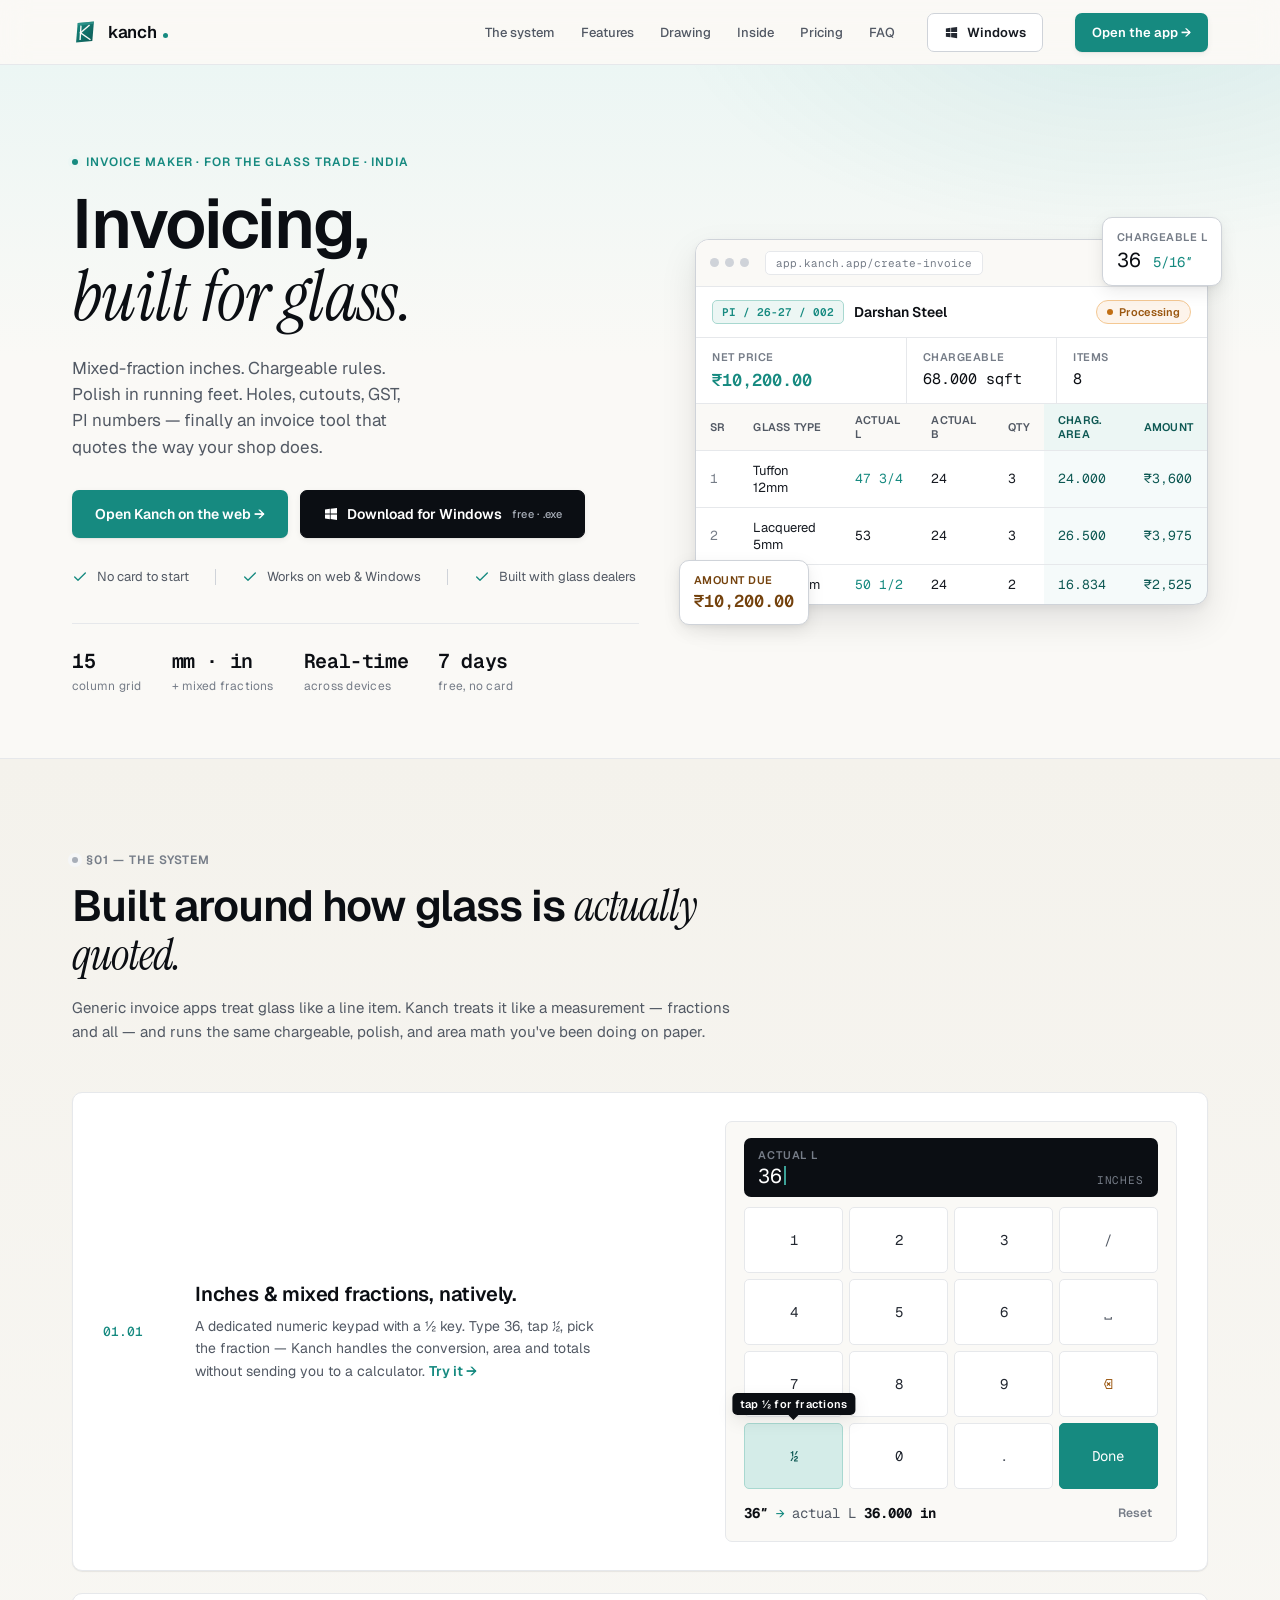
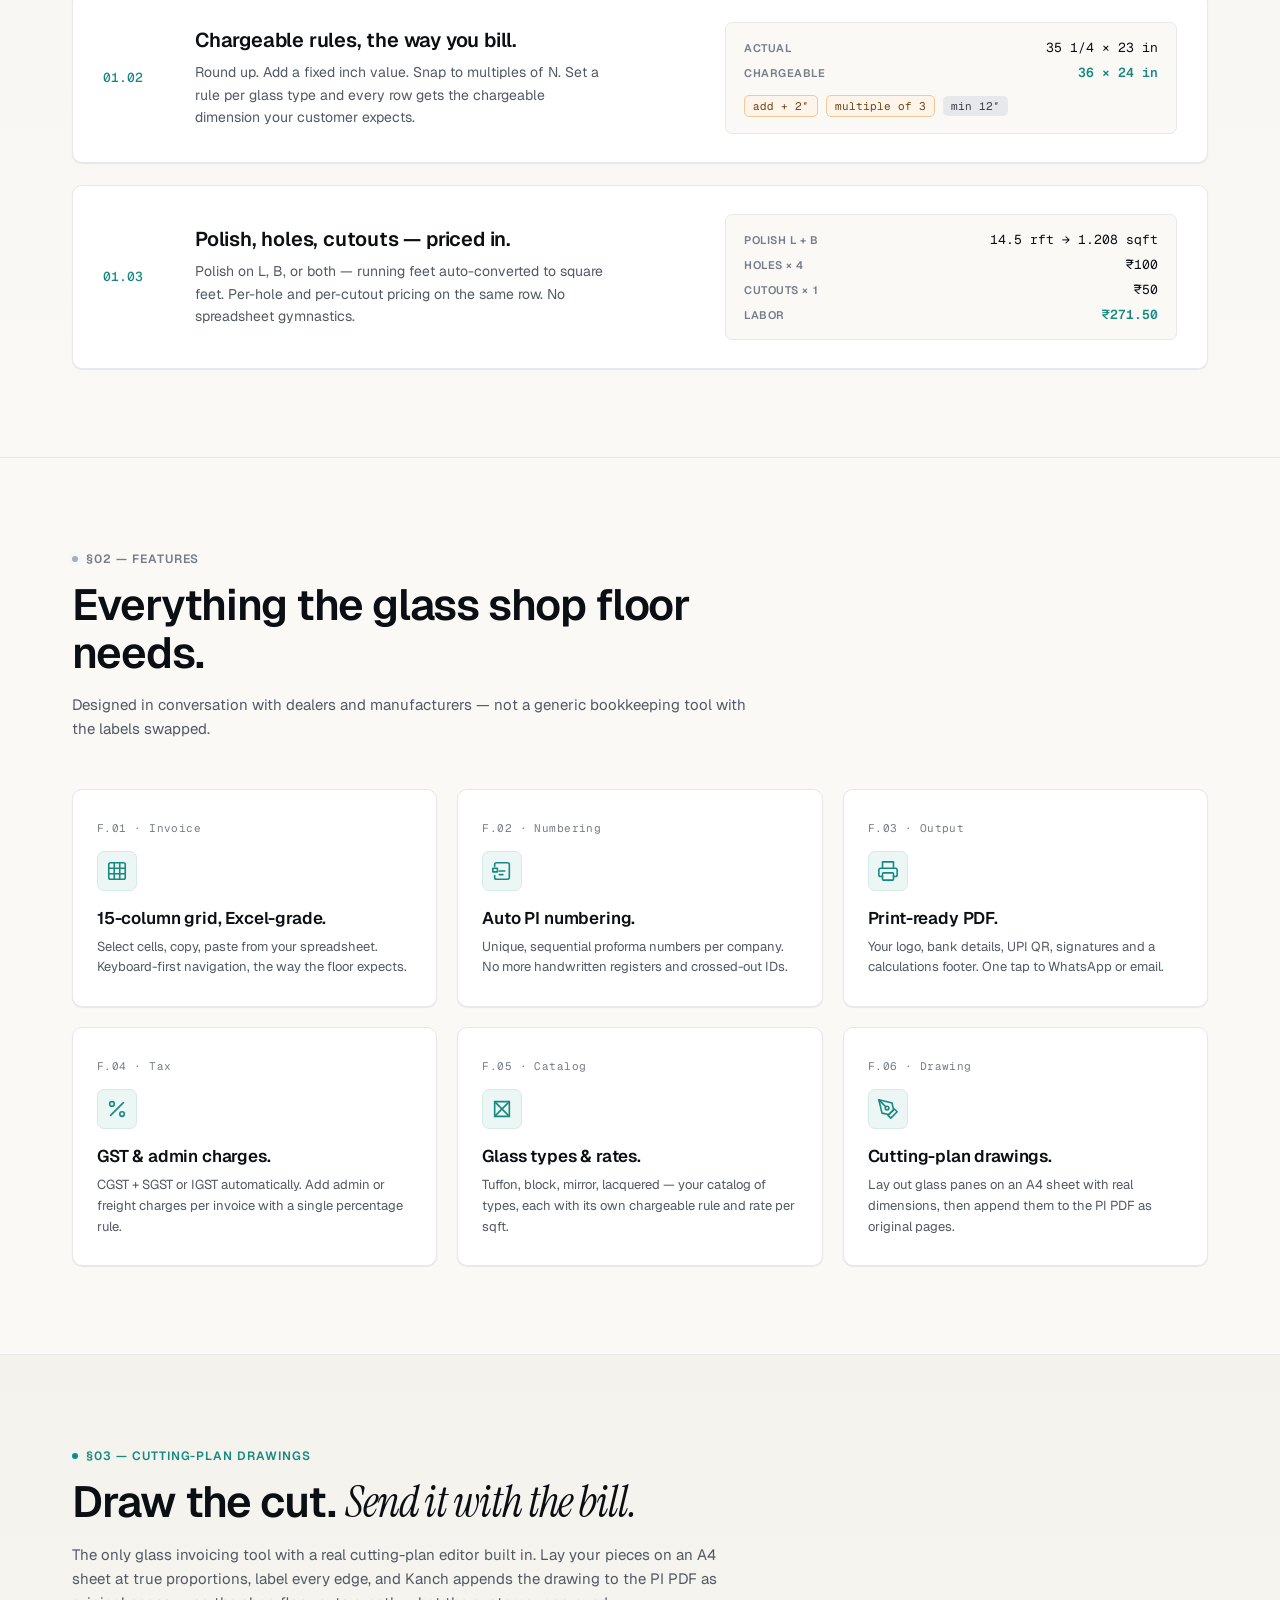
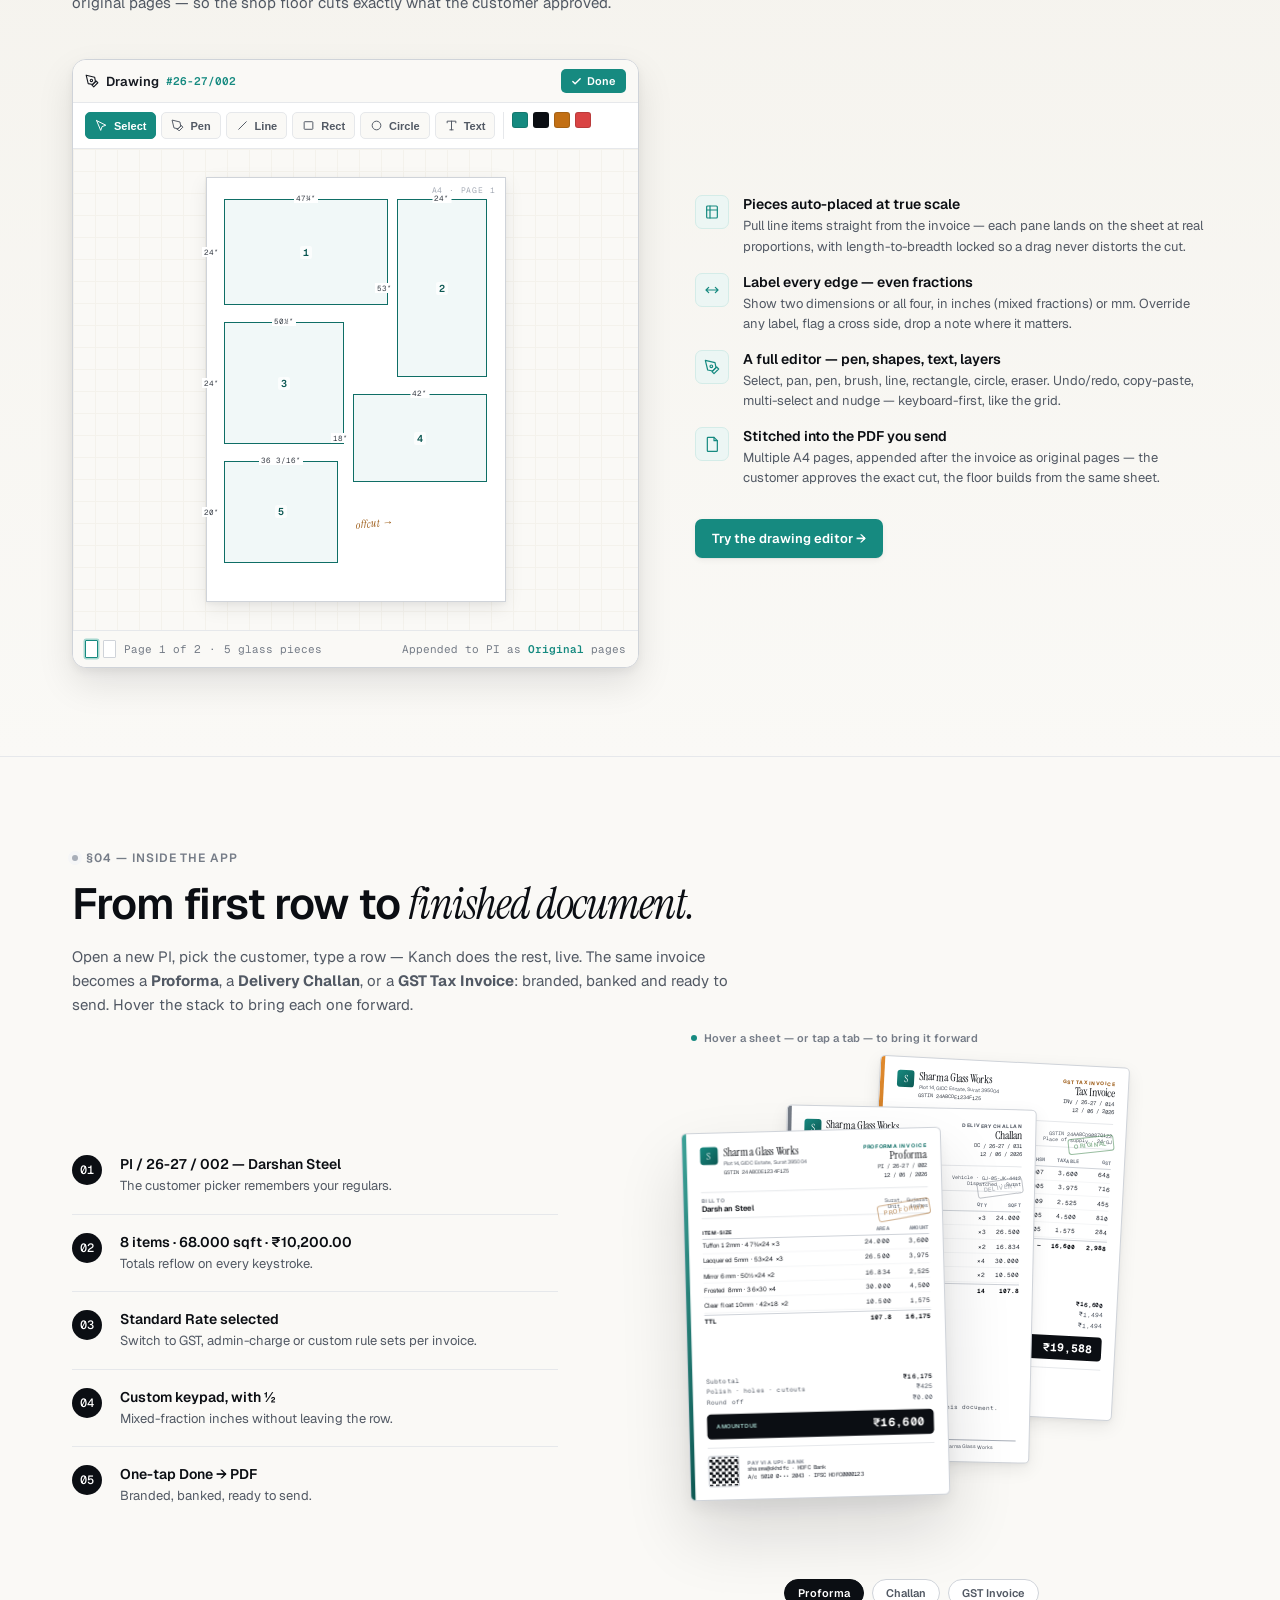
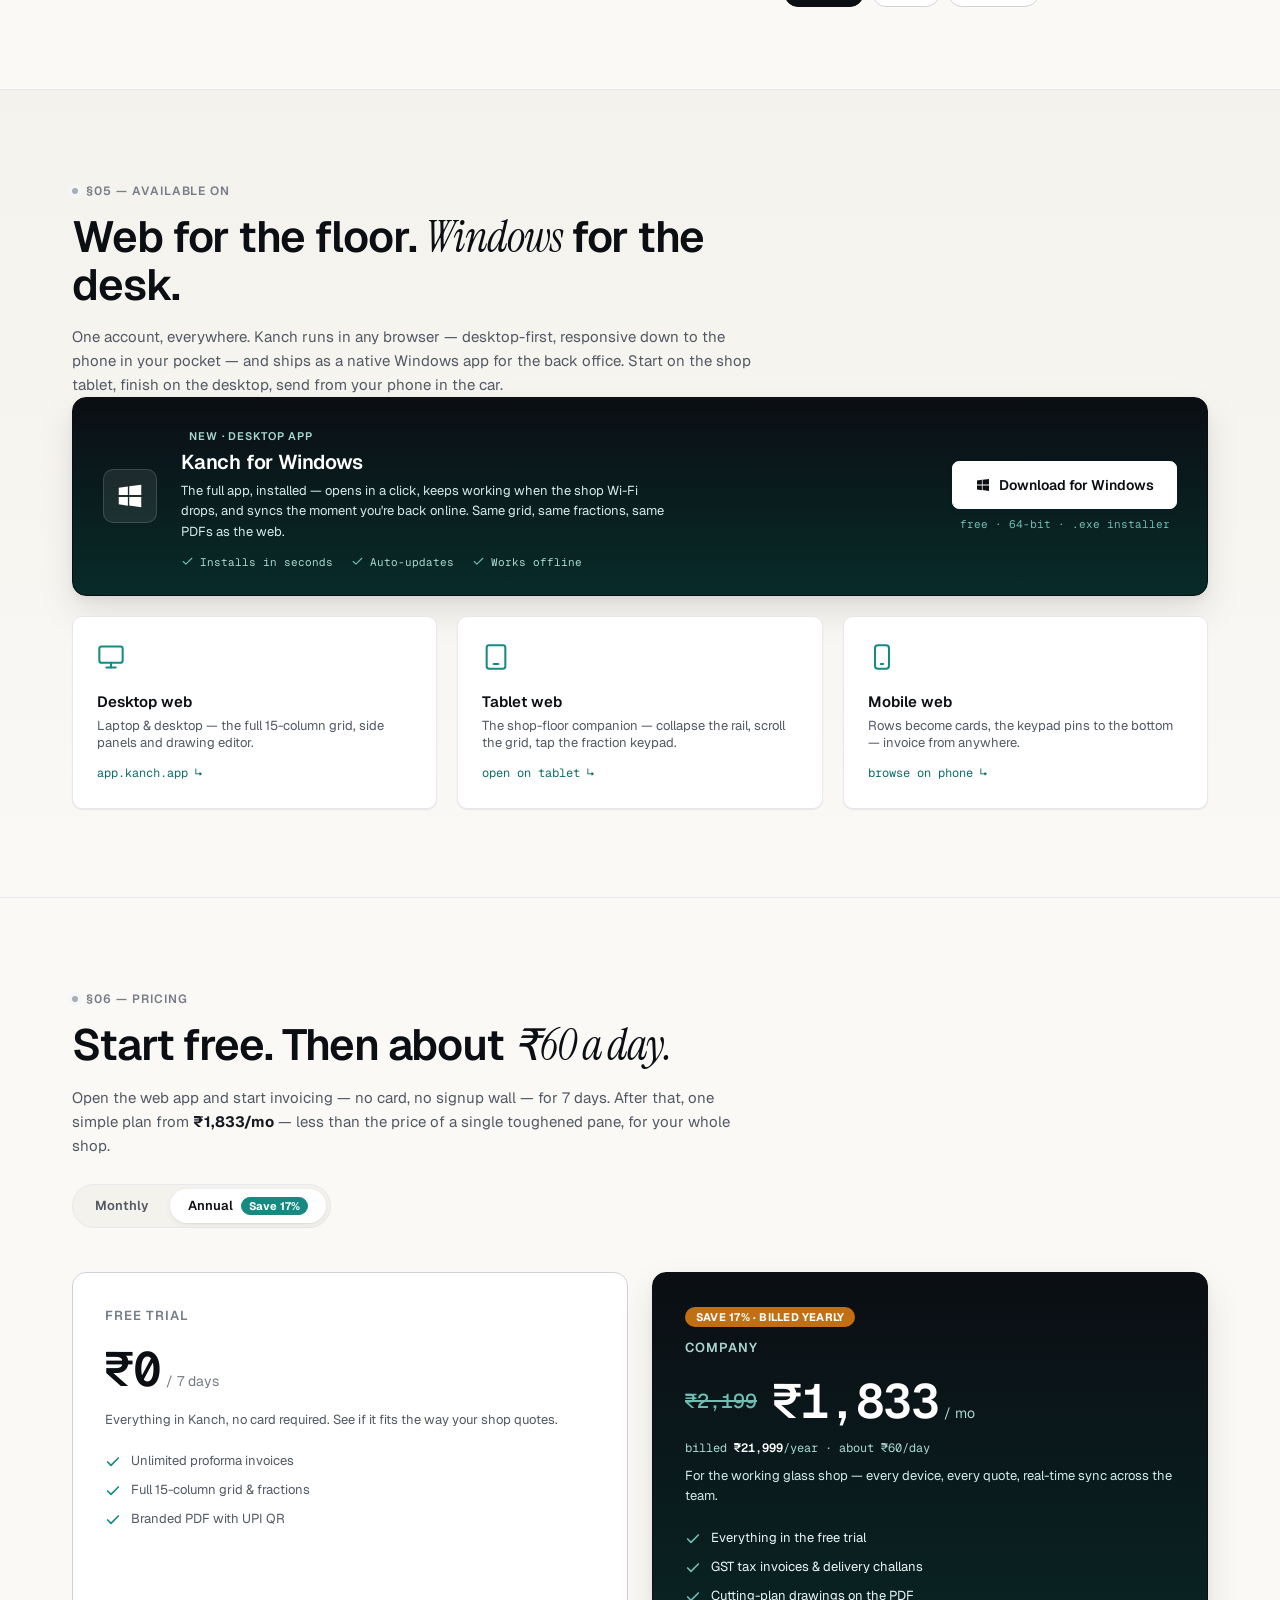
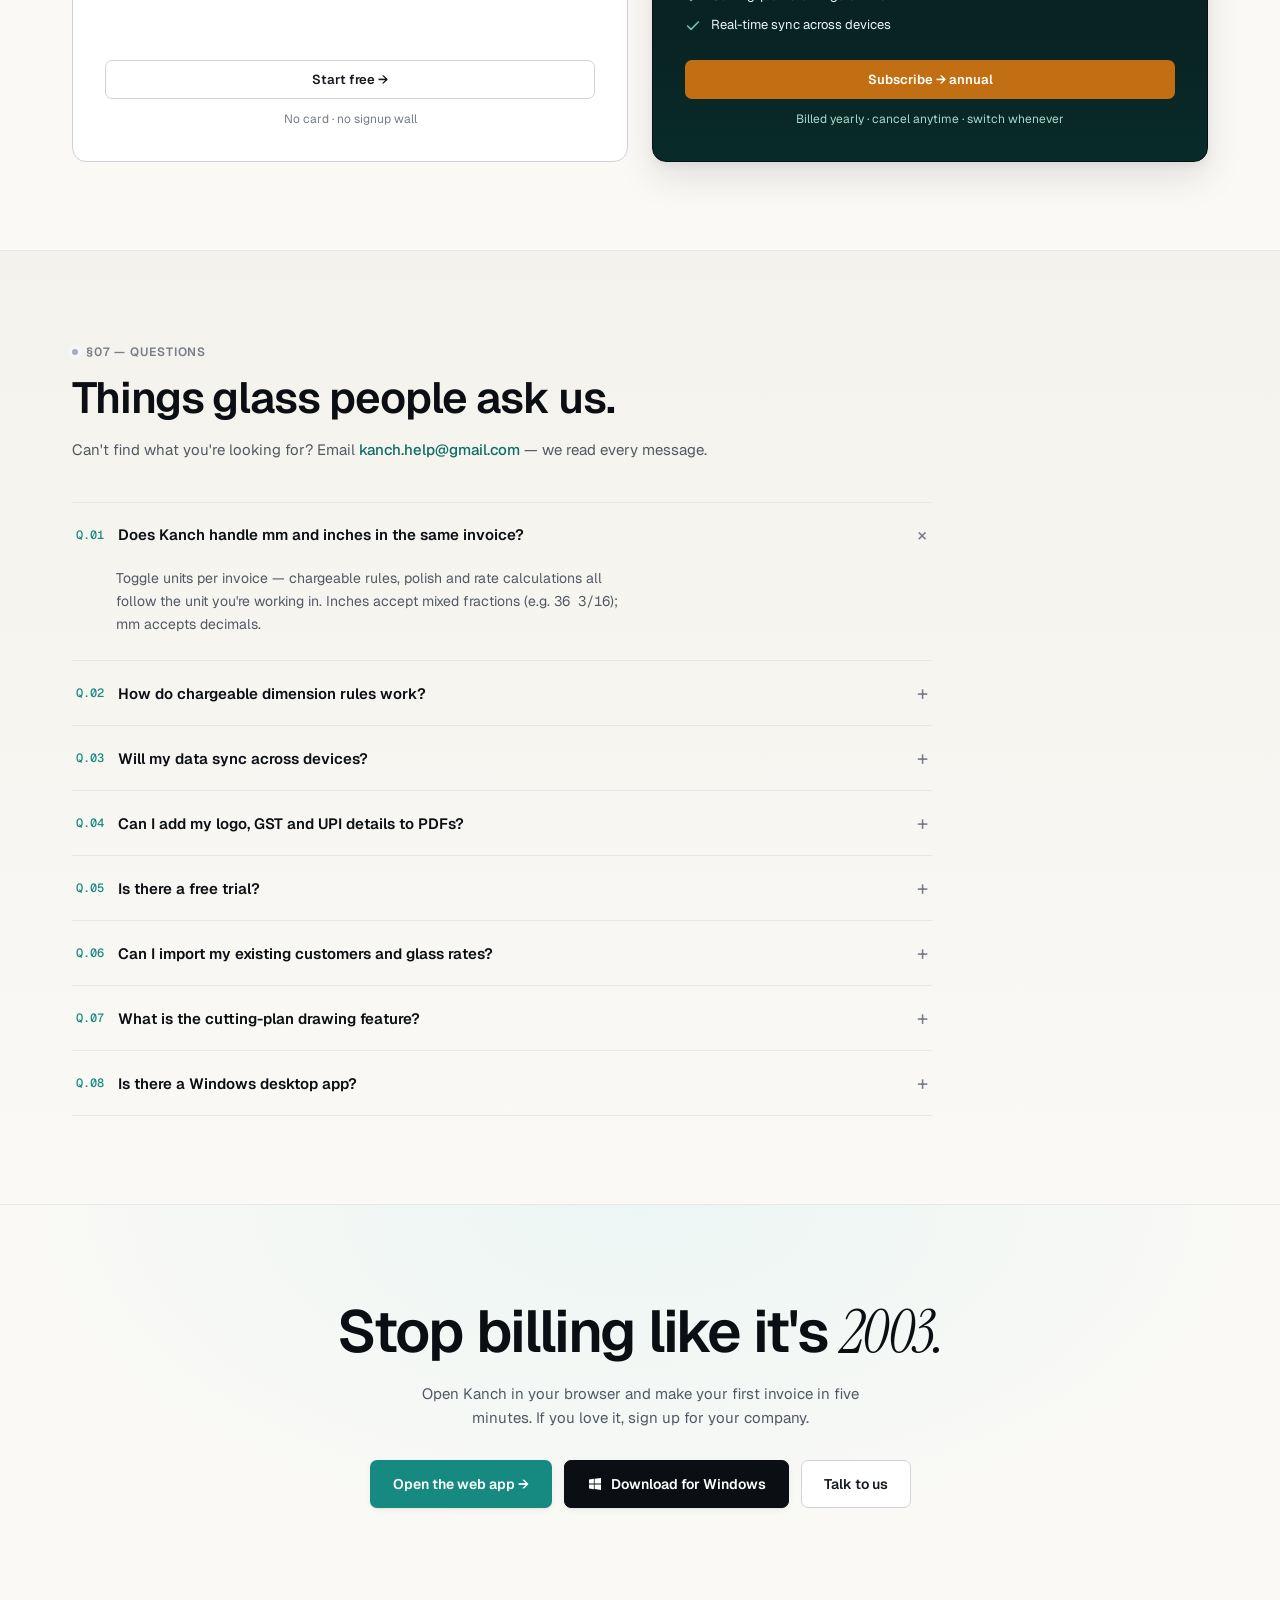
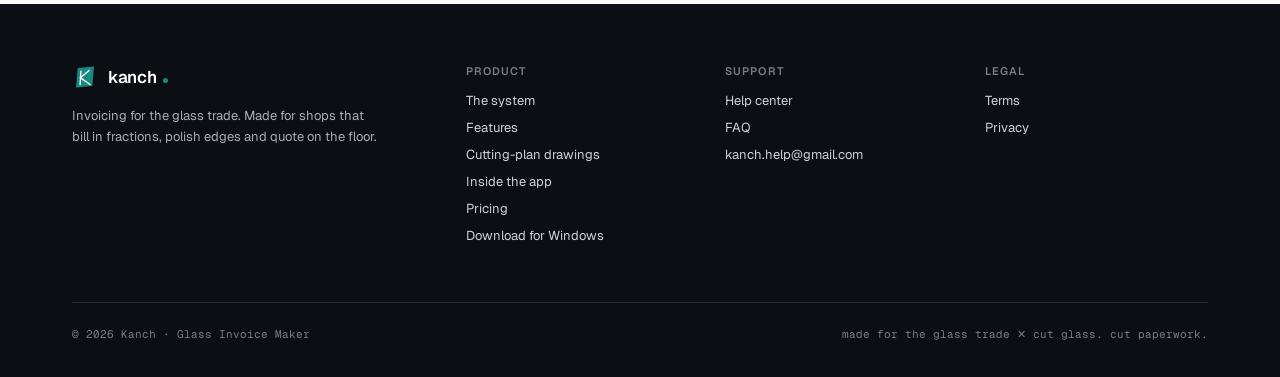
<file: index.html>
<!doctype html>
<html lang="en">
<head>
<meta charset="utf-8"/>
<meta name="viewport" content="width=device-width, initial-scale=1"/>
<title>Kanch — Invoicing built for glass</title>
<meta name="description" content="Kanch is the precise invoicing tool built for India's glass trade. Mixed-fraction inches, chargeable rules, polish, holes, cutouts, GST and PI numbering — calculated the way your shop actually quotes."/>
<link rel="icon" type="image/svg+xml" href="design-system/assets/logo-mark.svg"/>
<link rel="manifest" href="site.webmanifest"/>
<meta name="theme-color" content="#0D5853"/>
<link rel="canonical" href="https://www.kanch.app/"/>
<meta property="og:type" content="website"/>
<meta property="og:site_name" content="Kanch"/>
<meta property="og:title" content="Kanch — Invoicing built for glass"/>
<meta property="og:description" content="The precise invoicing tool built for India's glass trade — mixed-fraction inches, chargeable rules, polish, holes, cutouts, GST and PI numbering."/>
<meta property="og:url" content="https://www.kanch.app/"/>
<meta property="og:image" content="https://www.kanch.app/design-system/assets/logo-mark.svg"/>
<meta name="twitter:card" content="summary"/>
<meta name="twitter:title" content="Kanch — Invoicing built for glass"/>
<meta name="twitter:description" content="The precise invoicing tool built for India's glass trade."/>
<link rel="stylesheet" href="design-system/colors_and_type.css"/>
<style>
  *{box-sizing:border-box;margin:0;padding:0;}
  html{scroll-behavior:smooth;}
  body{background:var(--bg-canvas);color:var(--fg-primary);font-family:var(--font-sans);
    -webkit-font-smoothing:antialiased;text-rendering:optimizeLegibility;overflow-x:hidden;}
  a{color:inherit;text-decoration:none;}
  ::selection{background:var(--glass-200);}

  .wrap{max-width:1200px;margin:0 auto;padding:0 32px;}
  .mono{font-family:var(--font-mono);font-variant-numeric:tabular-nums;}
  .it{font-family:var(--font-display);font-style:italic;font-weight:400;}
  .eyebrow{font-family:var(--font-sans);font-weight:600;font-size:var(--fs-xs);
    letter-spacing:var(--tracking-caps);text-transform:uppercase;color:var(--brand);
    display:inline-flex;align-items:center;gap:8px;}
  .eyebrow .mk{width:6px;height:6px;border-radius:var(--radius-full);background:var(--brand);
    box-shadow:0 0 0 4px var(--glass-50);}
  .eyebrow.muted{color:var(--fg-tertiary);}
  .eyebrow.muted .mk{background:var(--ink-300);box-shadow:0 0 0 4px var(--ink-50);}

  /* ---------- nav ---------- */
  header.nav{position:sticky;top:0;z-index:50;background:rgba(250,249,246,0.82);
    backdrop-filter:saturate(1.4) blur(14px);border-bottom:1px solid var(--border-subtle);}
  .nav-in{display:flex;align-items:center;gap:28px;height:64px;}
  .brand{display:flex;align-items:center;gap:10px;font-weight:600;font-size:var(--fs-xl);
    letter-spacing:-0.02em;color:var(--ink-900);}
  .brand svg{width:26px;height:26px;display:block;}
  .brand .dot{width:5px;height:5px;border-radius:50%;background:var(--brand);margin-left:-3px;align-self:flex-end;margin-bottom:7px;}
  .nav-links{display:flex;gap:26px;margin-left:auto;}
  .nav-links a{font-size:var(--fs-sm);color:var(--fg-secondary);font-weight:500;transition:color var(--dur-fast) var(--ease-out);}
  .nav-links a:hover{color:var(--fg-primary);}
  .btn{display:inline-flex;align-items:center;gap:8px;font-family:var(--font-sans);font-weight:600;
    font-size:var(--fs-sm);border-radius:var(--radius-md);padding:10px 16px;cursor:pointer;border:1px solid transparent;
    transition:transform var(--dur-fast) var(--ease-out),background var(--dur-fast) var(--ease-out),box-shadow var(--dur-fast) var(--ease-out);}
  .btn:active{transform:translateY(1px);}
  .btn-primary{background:var(--brand);color:var(--fg-on-brand);box-shadow:var(--shadow-sm);}
  .btn-primary:hover{background:var(--brand-hover);box-shadow:var(--shadow-glass);}
  .btn-ghost{background:var(--bg-surface);color:var(--fg-primary);border-color:var(--border-default);}
  .btn-ghost:hover{border-color:var(--border-strong);background:var(--paper-50);}
  .btn-lg{padding:14px 22px;font-size:var(--fs-md);}
  .nav .btn{margin-left:4px;}
  .nav-cta{margin-left:0;}
  .hamb{display:none;}

  /* mobile slide-down menu */
  .mobile-menu{display:none;flex-direction:column;background:var(--bg-surface);
    border-bottom:1px solid var(--border-subtle);box-shadow:var(--shadow-md);padding:8px 20px 18px;}
  .mobile-menu a{padding:13px 4px;font-size:var(--fs-lg);font-weight:500;color:var(--fg-primary);
    border-bottom:1px solid var(--border-subtle);}
  .mobile-menu a:last-child{border-bottom:0;}
  .mobile-menu .mm-cta{margin-top:12px;background:var(--brand);color:var(--fg-on-brand);
    text-align:center;font-weight:600;border-radius:var(--radius-md);padding:14px;border-bottom:0;}
  header.nav.menu-open .mobile-menu{display:flex;}
  header.nav.menu-open .hamb{color:var(--brand);}
  .hero{position:relative;padding:84px 0 64px;overflow:hidden;}
  .hero::before{content:"";position:absolute;inset:0;z-index:0;
    background:
      radial-gradient(60% 60% at 88% -10%, rgba(22,138,128,0.09), transparent 60%),
      linear-gradient(180deg, var(--glass-50) 0%, transparent 42%);}
  .hero-grid{position:relative;z-index:1;display:grid;grid-template-columns:minmax(0,1.05fr) minmax(0,0.95fr);gap:56px;align-items:center;}
  .hero h1{font-family:var(--font-sans);font-weight:600;font-size:clamp(40px,5.4vw,72px);
    line-height:1.04;letter-spacing:-0.03em;color:var(--ink-900);margin:18px 0 0;}
  .hero h1 .it{font-weight:400;letter-spacing:-0.01em;}
  .hero p.lede{font-size:var(--fs-xl);line-height:1.55;color:var(--fg-secondary);max-width:30ch;margin:22px 0 0;}
  .hero-cta{display:flex;gap:12px;margin-top:30px;flex-wrap:wrap;}
  .hero-stats{display:flex;gap:30px;margin-top:38px;padding-top:24px;border-top:1px solid var(--border-subtle);}
  .hero-stats .s .k{font-family:var(--font-mono);font-size:var(--fs-2xl);font-weight:600;color:var(--ink-900);letter-spacing:-0.02em;}
  .hero-stats .s .l{font-size:var(--fs-xs);color:var(--fg-tertiary);margin-top:4px;letter-spacing:0.02em;}

  /* ---------- app mock (shared card chrome) ---------- */
  .mock{background:var(--bg-surface);border:1px solid var(--border-default);border-radius:var(--radius-xl);
    box-shadow:var(--shadow-lg);overflow:hidden;max-width:100%;}
  .mock-bar{display:flex;align-items:center;gap:10px;padding:11px 14px;border-bottom:1px solid var(--border-subtle);background:var(--paper-50);}
  .mock-bar .dots{display:flex;gap:6px;}
  .mock-bar .dots i{width:9px;height:9px;border-radius:50%;background:var(--ink-200);display:block;}
  .mock-bar .url{margin-left:6px;font-family:var(--font-mono);font-size:var(--fs-2xs);color:var(--fg-tertiary);
    background:var(--bg-surface);border:1px solid var(--border-subtle);border-radius:var(--radius-sm);padding:4px 10px;}
  .hero-app{position:relative;min-width:0;}
  .hero-copy{min-width:0;}
  .hero-app .float{position:absolute;z-index:2;background:var(--bg-surface);border:1px solid var(--border-default);
    border-radius:var(--radius-lg);box-shadow:var(--shadow-md);padding:12px 14px;}
  .float-frac{top:-22px;right:-14px;}
  .float-frac .lbl{font-size:var(--fs-2xs);color:var(--fg-tertiary);letter-spacing:0.04em;text-transform:uppercase;font-weight:600;}
  .float-frac .v{font-family:var(--font-mono);font-size:var(--fs-2xl);color:var(--ink-900);margin-top:3px;font-variant-numeric:tabular-nums;}
  .float-frac .v small{color:var(--brand);font-size:var(--fs-md);}
  .float-due{bottom:-20px;left:-16px;border-color:var(--saffron-200);background:var(--saffron-50);}
  .float-due .lbl{font-size:var(--fs-2xs);color:var(--saffron-700);letter-spacing:0.04em;text-transform:uppercase;font-weight:600;}
  .float-due .v{font-family:var(--font-mono);font-size:var(--fs-xl);color:var(--saffron-700);margin-top:3px;font-weight:600;}

  /* PI editor mock */
  .pi-head{display:flex;align-items:center;gap:10px;padding:13px 16px;}
  .pi-chip{font-family:var(--font-mono);font-size:var(--fs-2xs);font-weight:600;color:var(--brand);
    background:var(--glass-50);border:1px solid var(--glass-200);border-radius:var(--radius-sm);padding:4px 9px;}
  .pi-cust{font-weight:600;font-size:var(--fs-md);color:var(--ink-900);}
  .pill{display:inline-flex;align-items:center;gap:6px;font-size:var(--fs-2xs);font-weight:600;
    border-radius:var(--radius-full);padding:4px 10px;border:1px solid;margin-left:auto;}
  .pill .pd{width:6px;height:6px;border-radius:50%;}
  .pill.processing{background:var(--saffron-50);color:var(--saffron-600);border-color:var(--saffron-200);}
  .pill.processing .pd{background:var(--saffron-500);}
  .pi-summary{display:grid;grid-template-columns:1.4fr 1fr 1fr;gap:1px;background:var(--border-subtle);
    border-top:1px solid var(--border-subtle);border-bottom:1px solid var(--border-subtle);}
  .pi-summary .c{background:var(--bg-surface);padding:12px 16px;}
  .pi-summary .c .l{font-size:var(--fs-2xs);color:var(--fg-tertiary);text-transform:uppercase;letter-spacing:0.05em;font-weight:600;}
  .pi-summary .c .v{font-family:var(--font-mono);font-size:var(--fs-lg);color:var(--ink-900);margin-top:5px;font-variant-numeric:tabular-nums;}
  .pi-summary .c.net .v{color:var(--brand);font-weight:600;font-size:var(--fs-xl);}
  .grid-tbl{width:100%;border-collapse:collapse;font-size:var(--fs-sm);}
  .grid-tbl th{font-size:var(--fs-2xs);font-weight:600;color:var(--fg-secondary);text-align:left;
    padding:9px 14px;background:var(--paper-50);border-bottom:1px solid var(--border-subtle);letter-spacing:0.02em;text-transform:uppercase;}
  .grid-tbl th.calc{background:var(--glass-50);color:var(--glass-700);}
  .grid-tbl td{padding:11px 14px;border-bottom:1px solid var(--border-subtle);}
  .grid-tbl td.m{font-family:var(--font-mono);font-variant-numeric:tabular-nums;color:var(--ink-800);}
  .grid-tbl td.calc{background:rgba(22,138,128,0.045);font-family:var(--font-mono);color:var(--glass-700);font-variant-numeric:tabular-nums;}
  .grid-tbl td .frac{color:var(--brand);}
  .grid-tbl tr:last-child td{border-bottom:0;}
  .sr{color:var(--fg-tertiary);font-family:var(--font-mono);}

  /* ---------- generic section ---------- */
  section.band{padding:88px 0;}
  .band.alt{background:linear-gradient(180deg,var(--paper-100),var(--paper-50));border-top:1px solid var(--border-subtle);border-bottom:1px solid var(--border-subtle);}
  .sec-head{max-width:62ch;}
  .sec-head h2{font-family:var(--font-sans);font-weight:600;font-size:clamp(28px,3.4vw,44px);line-height:1.1;
    letter-spacing:-0.025em;color:var(--ink-900);margin-top:14px;}
  .sec-head h2 .it{font-weight:400;}
  .sec-head p{font-size:var(--fs-lg);line-height:1.6;color:var(--fg-secondary);margin-top:16px;}

  /* system: three detail rows */
  .sys{display:flex;flex-direction:column;gap:22px;margin-top:48px;}
  .sys-row{display:grid;grid-template-columns:64px 1fr 0.9fr;gap:28px;align-items:center;
    background:var(--bg-surface);border:1px solid var(--border-subtle);border-radius:var(--radius-lg);
    padding:28px 30px;box-shadow:var(--shadow-xs);}
  .sys-no{font-family:var(--font-mono);font-size:var(--fs-sm);color:var(--brand);font-weight:500;}
  .sys-row h3{font-family:var(--font-sans);font-weight:600;font-size:var(--fs-2xl);letter-spacing:-0.01em;color:var(--ink-900);}
  .sys-row p{font-size:var(--fs-md);line-height:1.6;color:var(--fg-secondary);margin-top:8px;max-width:46ch;}
  .demo{background:var(--paper-50);border:1px solid var(--border-subtle);border-radius:var(--radius-md);padding:16px 18px;}
  .demo .row{display:flex;align-items:center;gap:10px;}
  .demo .row + .row{margin-top:10px;}
  .keypad{display:grid;grid-template-columns:repeat(4,1fr);gap:6px;}
  .keypad .k{aspect-ratio:1.5;display:flex;align-items:center;justify-content:center;border-radius:var(--radius-sm);
    background:var(--bg-surface);border:1px solid var(--border-subtle);font-family:var(--font-mono);font-size:var(--fs-md);color:var(--ink-700);}
  .keypad .k.half{background:var(--glass-100);border-color:var(--glass-200);color:var(--glass-700);font-weight:600;}
  .keypad .k.done{background:var(--brand);color:#fff;border-color:var(--brand);}
  .conv{font-family:var(--font-mono);font-size:var(--fs-md);color:var(--fg-secondary);display:flex;align-items:center;gap:8px;margin-top:12px;}
  .conv b{color:var(--ink-900);}
  .conv .arr{color:var(--brand);}
  .tag{font-family:var(--font-mono);font-size:var(--fs-2xs);padding:3px 8px;border-radius:var(--radius-sm);}
  .tag.actual{background:var(--ink-100);color:var(--ink-600);}
  .tag.charge{background:var(--glass-100);color:var(--glass-700);}
  .tag.rule{background:var(--saffron-50);color:var(--saffron-700);border:1px solid var(--saffron-200);}
  .meas{display:flex;flex-direction:column;gap:8px;}
  .meas .ml{display:flex;justify-content:space-between;align-items:baseline;font-family:var(--font-mono);font-size:var(--fs-sm);}
  .meas .ml .lab{font-family:var(--font-sans);font-size:var(--fs-2xs);text-transform:uppercase;letter-spacing:0.05em;color:var(--fg-tertiary);font-weight:600;}
  .meas .ml .val{color:var(--ink-900);font-variant-numeric:tabular-nums;}
  .meas .ml.c .val{color:var(--brand);font-weight:600;}

  /* features */
  .feat-grid{display:grid;grid-template-columns:repeat(3,1fr);gap:20px;margin-top:48px;}
  .feat{background:var(--bg-surface);border:1px solid var(--border-subtle);border-radius:var(--radius-lg);
    padding:26px 24px 28px;box-shadow:var(--shadow-xs);transition:transform var(--dur-base) var(--ease-out),box-shadow var(--dur-base) var(--ease-out),border-color var(--dur-base) var(--ease-out);}
  .feat:hover{transform:translateY(-3px);box-shadow:var(--shadow-md);border-color:var(--border-default);}
  .feat .fno{font-family:var(--font-mono);font-size:var(--fs-2xs);color:var(--fg-tertiary);letter-spacing:0.04em;}
  .feat .ficon{width:40px;height:40px;border-radius:var(--radius-md);background:var(--glass-50);border:1px solid var(--glass-100);
    display:flex;align-items:center;justify-content:center;color:var(--brand);margin:14px 0 16px;}
  .feat h3{font-family:var(--font-sans);font-weight:600;font-size:var(--fs-xl);letter-spacing:-0.01em;color:var(--ink-900);}
  .feat p{font-size:var(--fs-sm);line-height:1.6;color:var(--fg-secondary);margin-top:8px;}

  /* inside */
  .inside-grid{display:grid;grid-template-columns:0.9fr 1.1fr;gap:56px;align-items:center;margin-top:44px;}
  .steps{display:flex;flex-direction:column;}
  .step{display:flex;gap:18px;padding:18px 0;border-bottom:1px solid var(--border-subtle);}
  .step:last-child{border-bottom:0;}
  .step .n{flex:0 0 auto;width:30px;height:30px;border-radius:var(--radius-full);background:var(--ink-900);color:#fff;
    font-family:var(--font-mono);font-size:var(--fs-xs);display:flex;align-items:center;justify-content:center;font-weight:500;}
  .step .b strong{display:block;font-size:var(--fs-md);color:var(--ink-900);font-weight:600;}
  .step .b span{font-size:var(--fs-sm);color:var(--fg-secondary);line-height:1.5;display:block;margin-top:3px;}

  /* PDF preview mock */
  .pdf{background:var(--paper-0);border:1px solid var(--border-default);border-radius:var(--radius-sm);
    box-shadow:var(--shadow-lg);padding:30px 32px;position:relative;overflow:hidden;}
  .pdf::before{content:"";position:absolute;left:0;top:0;bottom:0;width:5px;background:linear-gradient(180deg,var(--glass-400),var(--glass-700));}
  .pdf .stamp{position:absolute;top:26px;right:26px;transform:rotate(-8deg);border:2px solid var(--saffron-500);
    color:var(--saffron-600);font-family:var(--font-sans);font-weight:700;font-size:var(--fs-2xs);letter-spacing:0.12em;
    text-transform:uppercase;padding:6px 10px;border-radius:var(--radius-xs);opacity:0.85;}
  .pdf .doc-eyebrow{font-family:var(--font-sans);font-weight:600;font-size:var(--fs-2xs);letter-spacing:0.14em;
    text-transform:uppercase;color:var(--saffron-600);}
  .pdf .doc-co{font-family:var(--font-display);font-size:var(--fs-3xl);color:var(--ink-900);margin-top:2px;line-height:1;}
  .pdf .doc-rows{margin-top:20px;border-top:1px solid var(--ink-100);}
  .pdf .dr{display:grid;grid-template-columns:1fr auto auto;gap:16px;padding:9px 0;border-bottom:1px solid var(--ink-50);
    font-family:var(--font-mono);font-size:var(--fs-xs);color:var(--ink-600);font-variant-numeric:tabular-nums;}
  .pdf .dr .nm{font-family:var(--font-sans);color:var(--ink-800);}
  .pdf .tot{display:flex;justify-content:space-between;align-items:baseline;margin-top:16px;padding-top:12px;border-top:1.5px solid var(--ink-200);}
  .pdf .tot .tl{font-size:var(--fs-sm);font-weight:600;color:var(--ink-700);}
  .pdf .tot .tv{font-family:var(--font-mono);font-size:var(--fs-2xl);font-weight:600;color:var(--ink-900);}
  .pdf .doc-foot{display:flex;align-items:center;gap:10px;margin-top:20px;}
  .pdf .qr{width:46px;height:46px;border-radius:var(--radius-xs);background:
    repeating-conic-gradient(var(--ink-900) 0% 25%, var(--paper-0) 0% 50%) 0/9px 9px;border:1px solid var(--ink-200);}
  .pdf .doc-foot .ft{font-family:var(--font-mono);font-size:var(--fs-2xs);color:var(--fg-tertiary);line-height:1.5;}

  /* available on */
  .avail{display:grid;grid-template-columns:repeat(3,1fr);gap:20px;margin-top:44px;}
  .dev{background:var(--bg-surface);border:1px solid var(--border-subtle);border-radius:var(--radius-lg);padding:26px 24px;box-shadow:var(--shadow-xs);}
  .dev .di{color:var(--brand);margin-bottom:16px;}
  .dev h3{font-size:var(--fs-lg);font-weight:600;color:var(--ink-900);}
  .dev p{font-size:var(--fs-sm);color:var(--fg-secondary);margin-top:6px;}
  .dev .lk{font-family:var(--font-mono);font-size:var(--fs-xs);color:var(--fg-link);margin-top:14px;display:inline-flex;align-items:center;gap:6px;}

  /* pricing */
  .price-wrap{display:grid;grid-template-columns:1fr 1fr;gap:24px;margin-top:44px;align-items:stretch;}
  .price{background:var(--bg-surface);border:1px solid var(--border-default);border-radius:var(--radius-xl);padding:34px 32px;display:flex;flex-direction:column;}
  .price.feat-plan{background:linear-gradient(180deg,var(--ink-900),var(--glass-900));color:#fff;border-color:var(--ink-900);box-shadow:var(--shadow-lg);}
  .price .pn{font-size:var(--fs-sm);font-weight:600;text-transform:uppercase;letter-spacing:0.08em;color:var(--fg-tertiary);}
  .price.feat-plan .pn{color:var(--glass-200);}
  .price .pp{margin-top:14px;display:flex;align-items:baseline;gap:6px;}
  .price .pp .amt{font-family:var(--font-mono);font-size:var(--fs-6xl);font-weight:600;letter-spacing:-0.03em;color:var(--ink-900);}
  .price.feat-plan .pp .amt{color:#fff;}
  .price .pp .per{font-size:var(--fs-md);color:var(--fg-tertiary);}
  .price.feat-plan .pp .per{color:var(--glass-200);}
  .price .pd{font-size:var(--fs-sm);line-height:1.6;margin-top:10px;color:var(--fg-secondary);}
  .price.feat-plan .pd{color:var(--glass-100);}
  .price ul{list-style:none;margin:22px 0 26px;display:flex;flex-direction:column;gap:11px;}
  .price li{display:flex;gap:10px;font-size:var(--fs-sm);color:var(--fg-secondary);align-items:flex-start;}
  .price.feat-plan li{color:var(--glass-50);}
  .price li svg{flex:0 0 auto;margin-top:2px;color:var(--brand);}
  .price.feat-plan li svg{color:var(--glass-300);}
  .price .btn{margin-top:auto;justify-content:center;}
  .price.feat-plan .btn-accent{background:var(--accent);color:#fff;}
  .price.feat-plan .btn-accent:hover{background:var(--saffron-600);}
  .price .note{font-size:var(--fs-xs);color:var(--fg-tertiary);margin-top:12px;text-align:center;}
  .price.feat-plan .note{color:var(--glass-200);}

  /* faq */
  .faq{margin-top:40px;border-top:1px solid var(--border-subtle);max-width:860px;}
  details{border-bottom:1px solid var(--border-subtle);}
  details summary{list-style:none;cursor:pointer;display:flex;align-items:center;gap:14px;padding:22px 4px;
    font-size:var(--fs-lg);font-weight:600;color:var(--ink-900);}
  details summary::-webkit-details-marker{display:none;}
  details summary .qn{font-family:var(--font-mono);font-size:var(--fs-xs);color:var(--brand);font-weight:500;}
  details summary .pm{margin-left:auto;color:var(--fg-tertiary);font-size:var(--fs-2xl);font-weight:400;transition:transform var(--dur-base) var(--ease-out);line-height:1;}
  details[open] summary .pm{transform:rotate(45deg);}
  details .ans{padding:0 4px 24px 44px;font-size:var(--fs-md);line-height:1.65;color:var(--fg-secondary);max-width:64ch;}

  /* final cta */
  .cta{position:relative;text-align:center;padding:96px 0;background:radial-gradient(70% 120% at 50% 0%, var(--glass-50), transparent 70%);}
  .cta h2{font-family:var(--font-sans);font-weight:600;font-size:clamp(34px,4.6vw,60px);line-height:1.05;letter-spacing:-0.03em;color:var(--ink-900);}
  .cta h2 .it{font-weight:400;}
  .cta p{font-size:var(--fs-lg);color:var(--fg-secondary);margin:18px auto 0;max-width:48ch;line-height:1.6;}
  .cta .hero-cta{justify-content:center;}

  /* footer */
  footer{background:var(--ink-900);color:var(--glass-50);padding:60px 0 36px;}
  .foot-grid{display:grid;grid-template-columns:1.6fr 1fr 1fr 1fr;gap:36px;}
  .foot-brand .brand{color:#fff;}
  .foot-brand p{font-size:var(--fs-sm);color:var(--ink-300);line-height:1.6;margin-top:16px;max-width:34ch;}
  .foot-col h4{font-size:var(--fs-2xs);text-transform:uppercase;letter-spacing:0.1em;color:var(--ink-400);font-weight:600;margin-bottom:14px;}
  .foot-col a,.foot-col span{display:block;font-size:var(--fs-sm);color:var(--ink-200);margin-bottom:10px;transition:color var(--dur-fast) var(--ease-out);}
  .foot-col a:hover{color:#fff;}
  .foot-base{display:flex;justify-content:space-between;align-items:center;margin-top:48px;padding-top:24px;
    border-top:1px solid var(--ink-700);font-family:var(--font-mono);font-size:var(--fs-2xs);color:var(--ink-400);flex-wrap:wrap;gap:12px;}

  /* ---------- responsive ---------- */
  @media (max-width:980px){
    .hero-grid{grid-template-columns:minmax(0,1fr);gap:64px;}
    .hero p.lede{max-width:48ch;}
    .inside-grid{grid-template-columns:1fr;gap:40px;}
    .feat-grid{grid-template-columns:repeat(2,1fr);}
    .avail{grid-template-columns:1fr;}
    .sys-row{grid-template-columns:48px 1fr;}
    .sys-row .demo{grid-column:1 / -1;}
    .price-wrap{grid-template-columns:1fr;}
    .foot-grid{grid-template-columns:1fr 1fr;gap:30px;}
  }
  /* collapse the nav to a hamburger early enough that the links + buttons never overflow */
  @media (max-width:900px){
    .nav-links{display:none;}
    .nav .btn-ghost.nav-cta{display:none;}
    .nav .btn-primary{margin-left:auto;}
    .hamb{display:inline-flex;background:none;border:0;color:var(--ink-800);cursor:pointer;margin-left:10px;}
  }
  @media (max-width:640px){
    .wrap{padding:0 20px;}
    .hero{padding:56px 0 48px;}
    .hero-stats{gap:20px 24px;flex-wrap:wrap;}
    .hero-stats .s{min-width:64px;}
    .feat-grid{grid-template-columns:1fr;}
    .float-frac{right:-4px;top:-16px;}
    .float-due{left:-6px;}
    .foot-grid{grid-template-columns:1fr;}
    section.band{padding:64px 0;}
    .pi-summary{grid-template-columns:1fr 1fr;}
    /* keep the hero invoice mock inside the screen: drop low-value columns + fit the rest */
    .grid-tbl{table-layout:fixed;}
    .grid-tbl .hide-sm{display:none;}
    .grid-tbl th,.grid-tbl td{overflow:hidden;text-overflow:ellipsis;white-space:nowrap;}
  }

  /* ============================================================
     REVAMP ADDITIONS
     Windows download CTA · interactive fraction keypad ·
     cutting-plan drawing showcase · 3D document stack ·
     scroll reveals · trust strip. All tokens, calm motion.
     ============================================================ */

  /* ---- Windows download button (the "native app" path) ------- */
  .btn-win{background:var(--ink-900);color:#fff;border-color:var(--ink-900);box-shadow:var(--shadow-sm);}
  .btn-win:hover{background:var(--ink-800);box-shadow:var(--shadow-md);transform:translateY(-1px);}
  .btn-win:active{transform:translateY(0);}
  .btn-win .winmark{width:16px;height:16px;flex:0 0 auto;}
  .btn-win .sub{font-weight:500;font-size:var(--fs-2xs);color:var(--ink-300);letter-spacing:0.02em;margin-left:2px;}
  /* nav download = lighter, ghost+glyph so the teal primary stays loudest */
  .btn-ghost .winmark{width:15px;height:15px;flex:0 0 auto;color:var(--ink-700);}

  /* ---- Trust / outcome strip under the hero ------------------ */
  .trust{display:flex;flex-wrap:wrap;align-items:center;gap:12px 26px;margin-top:30px;}
  .trust .ti{display:inline-flex;align-items:center;gap:9px;font-size:var(--fs-sm);color:var(--fg-secondary);}
  .trust .ti svg{color:var(--brand);flex:0 0 auto;}
  .trust .sep{width:1px;height:16px;background:var(--border-default);}

  /* ============================================================
     INTERACTIVE FRACTION KEYPAD (§ The system 01.01)
     One 4×4 pad that swaps digits ⇄ fractions IN PLACE (½ toggles),
     exactly like the in-app keyboard. No separate tray.
     ============================================================ */
  .kp{position:relative;}
  .kp-screen{display:flex;align-items:flex-end;justify-content:space-between;gap:10px;
    background:var(--ink-900);border-radius:var(--radius-md);padding:10px 14px;margin-bottom:10px;
    transition:box-shadow var(--dur-base) var(--ease-out);}
  .kp-screen .lhs{display:flex;flex-direction:column;gap:3px;min-width:0;}
  .kp-screen .lbl{font-family:var(--font-sans);font-weight:600;font-size:var(--fs-2xs);color:var(--ink-400);
    text-transform:uppercase;letter-spacing:0.08em;}
  .kp-screen .field{font-family:var(--font-mono);font-size:var(--fs-2xl);color:#fff;line-height:1;
    font-variant-numeric:tabular-nums;display:flex;align-items:center;min-height:22px;}
  .kp-screen .field .frac{color:var(--glass-300);}
  .kp-screen .field .ph{color:var(--ink-400);}
  .kp-screen .field .care{width:2px;height:19px;background:var(--glass-400);display:inline-block;margin-left:2px;
    animation:kpcare 1.05s steps(1,end) infinite;}
  @keyframes kpcare{50%{opacity:0;}}
  .kp-screen .unit{font-family:var(--font-mono);font-size:var(--fs-2xs);color:var(--ink-400);
    text-transform:uppercase;letter-spacing:0.08em;white-space:nowrap;}
  .kp.done-flash .kp-screen{box-shadow:0 0 0 2px var(--glass-400),0 0 0 5px var(--glass-100);}

  .keypad .k{cursor:pointer;user-select:none;position:relative;
    transition:transform var(--dur-fast) var(--ease-out),background var(--dur-fast) var(--ease-out),
      border-color var(--dur-fast) var(--ease-out),color var(--dur-fast) var(--ease-out);}
  .keypad .k:hover{border-color:var(--border-strong);background:var(--paper-100);}
  .keypad .k:active{transform:translateY(1px);}
  .keypad .k.op{color:var(--fg-secondary);}
  .keypad .k.del{color:var(--saffron-600);}
  .keypad .k.confirm{background:var(--brand);color:#fff;border-color:var(--brand);}
  .keypad .k.confirm:hover{background:var(--brand-hover);}
  .keypad .k.frac{font-size:var(--fs-sm);}
  /* the ½ toggle key — lit when fraction keys are showing */
  .keypad .k.half{background:var(--glass-100);border-color:var(--glass-200);color:var(--glass-700);font-weight:600;overflow:visible;}
  .kp.fracmode .keypad .k.half{background:var(--brand);border-color:var(--brand);color:#fff;}
  /* nudge: soft pulse ring + tooltip until first use, to bait the ½ tap */
  .keypad .k.half::after{content:"";position:absolute;inset:-3px;border-radius:var(--radius-md);
    border:2px solid var(--glass-400);opacity:0;animation:halfpulse 2.4s var(--ease-out) infinite;pointer-events:none;}
  @keyframes halfpulse{0%{opacity:0.65;transform:scale(0.96);}70%{opacity:0;transform:scale(1.14);}100%{opacity:0;}}
  .keypad .k.half .hint{position:absolute;bottom:calc(100% + 9px);left:50%;transform:translateX(-50%);
    font-family:var(--font-sans);font-weight:600;font-size:var(--fs-2xs);white-space:nowrap;
    background:var(--ink-900);color:#fff;padding:4px 8px;border-radius:var(--radius-sm);letter-spacing:0.02em;
    box-shadow:var(--shadow-md);transition:opacity var(--dur-base) var(--ease-out);z-index:3;}
  .keypad .k.half .hint::after{content:"";position:absolute;left:50%;top:100%;transform:translateX(-50%);
    border:5px solid transparent;border-top-color:var(--ink-900);}
  .kp.used .keypad .k.half::after{display:none;}
  .kp.used .keypad .k.half .hint{opacity:0;pointer-events:none;}
  .conv .reset{margin-left:auto;font-family:var(--font-sans);font-size:var(--fs-xs);font-weight:600;
    color:var(--fg-tertiary);cursor:pointer;border:0;background:none;padding:4px 6px;border-radius:var(--radius-sm);}
  .conv .reset:hover{color:var(--brand);background:var(--glass-50);}

  /* ============================================================
     CUTTING-PLAN DRAWING SHOWCASE (§ Drawing)
     ============================================================ */
  .draw-grid{display:grid;grid-template-columns:1.05fr 0.95fr;gap:56px;align-items:center;margin-top:44px;}
  .draw-copy h3{font-family:var(--font-sans);font-weight:600;font-size:var(--fs-2xl);letter-spacing:-0.01em;
    color:var(--ink-900);margin-top:26px;}
  .draw-copy h3:first-child{margin-top:0;}
  .draw-feats{display:flex;flex-direction:column;gap:16px;margin-top:26px;}
  .draw-feat{display:flex;gap:14px;align-items:flex-start;}
  .draw-feat .di{flex:0 0 auto;width:34px;height:34px;border-radius:var(--radius-md);background:var(--glass-50);
    border:1px solid var(--glass-100);display:flex;align-items:center;justify-content:center;color:var(--brand);}
  .draw-feat .dt strong{display:block;font-size:var(--fs-md);font-weight:600;color:var(--ink-900);}
  .draw-feat .dt span{display:block;font-size:var(--fs-sm);color:var(--fg-secondary);line-height:1.55;margin-top:3px;}

  /* the editor mock */
  .editor{background:var(--bg-surface);border:1px solid var(--border-default);border-radius:var(--radius-xl);
    box-shadow:var(--shadow-lg);overflow:hidden;}
  .ed-bar{display:flex;align-items:center;gap:8px;padding:9px 12px;border-bottom:1px solid var(--border-subtle);background:var(--paper-50);}
  .ed-bar .et{font-family:var(--font-sans);font-weight:600;font-size:var(--fs-sm);color:var(--ink-800);margin-right:auto;display:flex;align-items:center;gap:7px;}
  .ed-bar .et .pin{font-family:var(--font-mono);font-size:var(--fs-2xs);color:var(--brand);}
  .ed-bar .done{font-family:var(--font-sans);font-weight:600;font-size:var(--fs-2xs);color:#fff;background:var(--brand);
    padding:5px 10px;border-radius:var(--radius-sm);display:inline-flex;gap:5px;align-items:center;}
  .ed-tools{display:flex;flex-wrap:wrap;gap:5px;padding:9px 12px;border-bottom:1px solid var(--border-subtle);background:var(--bg-surface);}
  .ed-tools .et-btn{display:inline-flex;align-items:center;gap:6px;font-size:var(--fs-2xs);font-weight:600;
    color:var(--fg-secondary);background:var(--paper-50);border:1px solid var(--border-subtle);
    border-radius:var(--radius-sm);padding:6px 9px;cursor:pointer;transition:all var(--dur-fast) var(--ease-out);}
  .ed-tools .et-btn:hover{border-color:var(--border-strong);color:var(--ink-800);}
  .ed-tools .et-btn.on{background:var(--brand);border-color:var(--brand);color:#fff;}
  .ed-tools .et-div{width:1px;align-self:stretch;background:var(--border-subtle);margin:0 3px;}
  .ed-tools .et-sw{width:16px;height:16px;border-radius:var(--radius-xs);border:1px solid rgba(11,14,19,0.15);cursor:pointer;}
  .ed-stage{position:relative;background:
    linear-gradient(var(--paper-100) 1px,transparent 1px) 0 0/22px 22px,
    linear-gradient(90deg,var(--paper-100) 1px,transparent 1px) 0 0/22px 22px,var(--paper-50);
    padding:28px;display:flex;justify-content:center;}
  .a4{position:relative;width:300px;aspect-ratio:794/1123;background:#fff;border:1px solid var(--border-default);
    box-shadow:var(--shadow-md);}
  .a4 .pgno{position:absolute;top:7px;right:9px;font-family:var(--font-mono);font-size:8px;color:var(--ink-300);letter-spacing:0.1em;}
  .a4 .gp{position:absolute;border:1.5px solid var(--glass-600);background:rgba(22,138,128,0.06);
    display:flex;align-items:center;justify-content:center;transition:background var(--dur-base) var(--ease-out),box-shadow var(--dur-base) var(--ease-out),border-color var(--dur-base) var(--ease-out);}
  .a4 .gp:hover{background:rgba(22,138,128,0.13);box-shadow:var(--shadow-sm);border-color:var(--brand);}
  .a4 .gp .sr{font-family:var(--font-mono);font-size:10px;font-weight:600;color:var(--glass-700);background:rgba(255,255,255,0.7);border-radius:2px;padding:0 3px;}
  .a4 .gp .dl,.a4 .gp .db{position:absolute;font-family:var(--font-mono);font-size:7.5px;color:var(--ink-600);background:#fff;padding:0 2px;white-space:nowrap;}
  .a4 .gp .dl{top:-7px;left:50%;transform:translateX(-50%);}
  .a4 .gp .db{left:-4px;top:50%;transform:translate(-100%,-50%);}
  .a4 .note{position:absolute;font-family:var(--font-display);font-style:italic;font-size:11px;color:var(--saffron-600);transform:rotate(-5deg);}
  .ed-foot{display:flex;align-items:center;gap:8px;flex-wrap:wrap;padding:9px 12px;border-top:1px solid var(--border-subtle);
    background:var(--paper-50);font-family:var(--font-mono);font-size:var(--fs-2xs);color:var(--fg-tertiary);}
  .ed-foot .grow{margin-left:auto;}
  .ed-foot strong{color:var(--brand);font-weight:600;}
  .ed-pages{display:flex;gap:5px;}
  .ed-pages i{width:13px;height:18px;border:1px solid var(--border-default);border-radius:1px;background:#fff;display:block;}
  .ed-pages i.on{border-color:var(--brand);box-shadow:0 0 0 1.5px var(--glass-200);}

  /* ============================================================
     DOCUMENT STACK (PI · Challan · GST) — real A4-portrait sheets,
     spread in a cascade. Hover/focus/pin lifts a sheet forward.
     Only the inner .sheet transforms; the .doc3d hit-box never
     moves → no hover jitter.
     ============================================================ */
  .docstack{position:relative;width:100%;max-width:440px;margin:0 auto;height:540px;}
  .docstack .hint3d{position:absolute;top:-30px;left:0;font-family:var(--font-sans);font-size:var(--fs-2xs);
    font-weight:600;color:var(--fg-tertiary);display:inline-flex;align-items:center;gap:7px;z-index:5;}
  .docstack .hint3d .pulse{width:6px;height:6px;border-radius:50%;background:var(--brand);animation:dotpulse 2s var(--ease-out) infinite;}
  @keyframes dotpulse{0%{box-shadow:0 0 0 0 rgba(60,161,151,0.5);}70%{box-shadow:0 0 0 7px rgba(60,161,151,0);}100%{box-shadow:0 0 0 0 rgba(60,161,151,0);}}

  .doc3d{position:absolute;width:250px;aspect-ratio:794/1123;cursor:pointer;outline:none;}
  /* static cascade — rotation is fixed so the hit-box stays put */
  .doc3d.d-gst {left:180px;top:0;   transform:rotate(3deg);}
  .doc3d.d-chal{left:92px; top:46px;transform:rotate(1.25deg);}
  .doc3d.d-pi  {left:0;    top:92px;transform:rotate(-1.5deg);}
  .doc3d.d-gst {z-index:10;} .doc3d.d-chal{z-index:20;} .doc3d.d-pi{z-index:30;}
  /* the visual sheet — this is what lifts forward */
  .doc3d .sheet{position:absolute;inset:0;background:var(--paper-0);border:1px solid var(--border-default);
    border-radius:var(--radius-sm);box-shadow:var(--shadow-md);overflow:hidden;
    padding:13px 13px 12px 17px;display:flex;flex-direction:column;
    transition:transform var(--dur-slow) var(--ease-out),box-shadow var(--dur-slow) var(--ease-out);}
  .doc3d:hover,.doc3d:focus-visible{z-index:50;}
  .doc3d:hover .sheet,.doc3d:focus-visible .sheet,
  .docstack[data-pin="pi"]   .d-pi   .sheet,
  .docstack[data-pin="chal"] .d-chal .sheet,
  .docstack[data-pin="gst"]  .d-gst  .sheet{transform:translateY(-16px) scale(1.04);box-shadow:var(--shadow-xl);}
  .docstack[data-pin="pi"] .d-pi,.docstack[data-pin="chal"] .d-chal,.docstack[data-pin="gst"] .d-gst{z-index:50;}

  /* coloured left edge per doc */
  .doc3d .sheet::before{content:"";position:absolute;left:0;top:0;bottom:0;width:4px;}
  .doc3d.d-pi   .sheet::before{background:linear-gradient(180deg,var(--glass-400),var(--glass-700));}
  .doc3d.d-chal .sheet::before{background:linear-gradient(180deg,var(--ink-400),var(--ink-700));}
  .doc3d.d-gst  .sheet::before{background:linear-gradient(180deg,var(--saffron-400),var(--saffron-600));}

  /* header */
  .doc3d .dh{display:flex;justify-content:space-between;gap:6px;align-items:flex-start;}
  .doc3d .co-block{display:flex;gap:5px;align-items:flex-start;min-width:0;}
  .doc3d .logo{width:17px;height:17px;border-radius:3px;flex:0 0 auto;background:linear-gradient(135deg,var(--glass-500),var(--glass-700));
    display:flex;align-items:center;justify-content:center;color:#fff;font-family:var(--font-display);font-size:10px;}
  .doc3d .co{min-width:0;}
  .doc3d .co .nm{font-family:var(--font-display);font-size:11px;color:var(--ink-900);line-height:1;}
  .doc3d .co .ad{font-size:5px;color:var(--ink-500);line-height:1.35;margin-top:2px;}
  .doc3d .co .gstin{font-family:var(--font-mono);font-size:5px;color:var(--ink-600);margin-top:1px;}
  .doc3d .dmeta{text-align:right;flex:0 0 auto;}
  .doc3d .deyebrow{font-weight:700;font-size:5px;letter-spacing:0.1em;text-transform:uppercase;}
  .doc3d.d-pi   .deyebrow{color:var(--glass-600);}
  .doc3d.d-chal .deyebrow{color:var(--ink-500);}
  .doc3d.d-gst  .deyebrow{color:var(--saffron-600);}
  .doc3d .dtitle{font-family:var(--font-display);font-size:11px;color:var(--ink-900);line-height:1;margin-top:1px;}
  .doc3d .dnum{font-family:var(--font-mono);font-size:5.5px;color:var(--ink-600);margin-top:2px;line-height:1.4;}

  /* bill-to band */
  .doc3d .billto{display:flex;justify-content:space-between;align-items:flex-end;gap:6px;margin-top:8px;
    padding:4px 0;border-top:1px solid var(--ink-100);border-bottom:1px solid var(--ink-100);}
  .doc3d .billto .l{font-size:5px;font-weight:700;letter-spacing:0.07em;text-transform:uppercase;color:var(--ink-400);}
  .doc3d .billto .v{font-family:var(--font-sans);font-weight:600;font-size:7.5px;color:var(--ink-900);}
  .doc3d .billto .r{font-family:var(--font-mono);font-size:5px;color:var(--ink-500);text-align:right;}

  /* line-item table */
  .doc3d .tbl{margin-top:7px;}
  .doc3d .tr{display:grid;gap:4px;padding:2.6px 0;border-bottom:1px solid var(--ink-50);align-items:center;
    font-family:var(--font-mono);font-size:6px;color:var(--ink-700);font-variant-numeric:tabular-nums;}
  .doc3d .tr.h{color:var(--ink-400);font-weight:700;letter-spacing:0.03em;text-transform:uppercase;font-size:5px;border-bottom:1px solid var(--ink-200);}
  .doc3d .tr .nm{font-family:var(--font-sans);color:var(--ink-800);overflow:hidden;text-overflow:ellipsis;white-space:nowrap;}
  .doc3d .tr .rr{text-align:right;}
  .doc3d .tbl.pi   .tr{grid-template-columns:1fr 30px 34px;}
  .doc3d .tbl.gst  .tr{grid-template-columns:1fr 22px 30px 28px;}
  .doc3d .tbl.chal .tr{grid-template-columns:1fr 20px 30px;}
  .doc3d .tr.ttl{font-weight:700;color:var(--ink-900);border-bottom:0;border-top:1px solid var(--ink-200);margin-top:1px;}

  /* totals / grand */
  .doc3d .sum{margin-top:auto;padding-top:8px;}
  .doc3d .sl{display:flex;justify-content:space-between;font-family:var(--font-mono);font-size:6px;color:var(--ink-500);padding:1.4px 0;}
  .doc3d .sl b{color:var(--ink-800);font-weight:600;}
  .doc3d .grand{display:flex;justify-content:space-between;align-items:center;margin-top:5px;
    background:var(--ink-900);color:#fff;border-radius:4px;padding:5px 9px;}
  .doc3d .grand .gl{font-family:var(--font-sans);font-weight:600;font-size:5.5px;text-transform:uppercase;letter-spacing:0.06em;color:var(--glass-200);}
  .doc3d .grand .gv{font-family:var(--font-mono);font-weight:700;font-size:11px;}

  /* footer: bank + UPI QR, or signatures */
  .doc3d .dfoot{display:flex;gap:8px;margin-top:8px;padding-top:7px;border-top:1px solid var(--ink-100);align-items:center;}
  .doc3d .qr{width:30px;height:30px;flex:0 0 auto;border:1px solid var(--ink-200);border-radius:2px;
    background:repeating-conic-gradient(var(--ink-900) 0% 25%,#fff 0% 50%) 0/6px 6px;}
  .doc3d .bank{min-width:0;}
  .doc3d .bank .l{font-size:5px;font-weight:700;letter-spacing:0.06em;text-transform:uppercase;color:var(--ink-400);}
  .doc3d .bank .v{font-family:var(--font-mono);font-size:5.5px;color:var(--ink-700);line-height:1.45;}
  .doc3d .sign{display:flex;gap:12px;margin-top:8px;padding-top:18px;}
  .doc3d .sign .s{flex:1;border-top:1px solid var(--ink-300);padding-top:3px;font-size:5px;color:var(--ink-500);text-align:center;}

  /* subtle rotated stamp */
  .doc3d .stamp{position:absolute;right:11px;top:70px;transform:rotate(-9deg);border:1.4px solid currentColor;
    font-family:var(--font-sans);font-weight:700;font-size:6px;letter-spacing:0.08em;text-transform:uppercase;
    padding:3px 5px;border-radius:3px;opacity:0.45;z-index:2;}
  .doc3d.d-pi   .stamp{color:var(--saffron-600);}
  .doc3d.d-gst  .stamp{color:var(--success-700);}
  .doc3d.d-chal .stamp{color:var(--ink-400);}

  /* toggle pills under the stack */
  .docstack .dlabels{position:absolute;left:0;right:0;bottom:-6px;display:flex;justify-content:center;gap:8px;z-index:60;}
  .docstack .dlabels button{font-family:var(--font-sans);font-size:var(--fs-2xs);font-weight:600;color:var(--fg-secondary);
    background:var(--bg-surface);border:1px solid var(--border-default);border-radius:var(--radius-full);
    padding:6px 13px;cursor:pointer;transition:color var(--dur-fast) var(--ease-out),border-color var(--dur-fast) var(--ease-out),background var(--dur-fast) var(--ease-out);}
  .docstack .dlabels button:hover{border-color:var(--brand);color:var(--brand);}
  .docstack .dlabels button.on{background:var(--ink-900);border-color:var(--ink-900);color:#fff;}

  /* ---- Featured Windows desktop card (Available section) ----- */
  .winfeat{display:grid;grid-template-columns:auto 1fr auto;align-items:center;gap:24px;
    background:linear-gradient(180deg,var(--ink-900),var(--glass-900));color:#fff;
    border:1px solid var(--ink-900);border-radius:var(--radius-xl);box-shadow:var(--shadow-lg);
    padding:26px 30px;margin-top:0;}
  .winfeat .wicon{width:54px;height:54px;border-radius:var(--radius-lg);background:rgba(255,255,255,0.08);
    border:1px solid rgba(255,255,255,0.14);display:flex;align-items:center;justify-content:center;color:#fff;flex:0 0 auto;}
  .winfeat .wbody .tag{font-family:var(--font-sans);font-weight:600;font-size:var(--fs-2xs);letter-spacing:0.08em;
    text-transform:uppercase;color:var(--glass-200);}
  .winfeat .wbody h3{font-family:var(--font-sans);font-weight:600;font-size:var(--fs-2xl);color:#fff;margin-top:4px;letter-spacing:-0.01em;}
  .winfeat .wbody p{font-size:var(--fs-sm);color:var(--glass-100);margin-top:6px;max-width:54ch;line-height:1.55;}
  .winfeat .wbody .meta{display:flex;gap:8px 18px;flex-wrap:wrap;margin-top:13px;font-family:var(--font-mono);font-size:var(--fs-2xs);color:var(--glass-200);}
  .winfeat .wbody .meta span{display:inline-flex;align-items:center;gap:6px;}
  .winfeat .wbody .meta svg{color:var(--glass-300);}
  .winfeat .wcta{display:flex;flex-direction:column;gap:8px;align-items:stretch;flex:0 0 auto;}
  .winfeat .wcta .vh{font-family:var(--font-mono);font-size:var(--fs-2xs);color:var(--glass-300);text-align:center;}
  .btn-light{background:#fff;color:var(--ink-900);border-color:#fff;box-shadow:var(--shadow-sm);}
  .btn-light:hover{background:var(--paper-100);transform:translateY(-1px);box-shadow:var(--shadow-md);}
  .btn-light .winmark{color:var(--ink-900);width:16px;height:16px;flex:0 0 auto;}
  @media (max-width:760px){.winfeat{grid-template-columns:1fr;gap:18px;}}

  /* ---- Pricing: billing toggle + discount framing ----------- */
  .bill-toggle{display:inline-flex;background:var(--bg-sunken);border:1px solid var(--border-subtle);
    border-radius:var(--radius-full);padding:4px;gap:4px;margin-top:26px;}
  .bill-toggle button{font-family:var(--font-sans);font-weight:600;font-size:var(--fs-sm);color:var(--fg-secondary);
    background:none;border:0;border-radius:var(--radius-full);padding:8px 18px;cursor:pointer;display:inline-flex;
    align-items:center;gap:8px;transition:color var(--dur-fast) var(--ease-out),background var(--dur-fast) var(--ease-out),box-shadow var(--dur-fast) var(--ease-out);}
  .bill-toggle button.on{background:var(--bg-surface);color:var(--ink-900);box-shadow:var(--shadow-sm);}
  .bill-toggle .save{font-family:var(--font-sans);font-size:var(--fs-2xs);font-weight:700;color:var(--brand);
    background:var(--glass-50);border:1px solid var(--glass-200);border-radius:var(--radius-full);padding:1px 7px;}
  .bill-toggle button.on .save{color:#fff;background:var(--brand);border-color:var(--brand);}
  .price .save-pill{display:inline-flex;align-items:center;gap:6px;font-family:var(--font-sans);font-weight:700;
    font-size:var(--fs-2xs);letter-spacing:0.02em;color:#fff;background:var(--accent);border-radius:var(--radius-full);
    padding:3px 11px;align-self:flex-start;margin-bottom:12px;text-transform:uppercase;}
  .price .pp .was{font-family:var(--font-mono);font-size:var(--fs-2xl);color:var(--fg-tertiary);
    text-decoration:line-through;margin-right:10px;font-weight:500;align-self:center;}
  .price.feat-plan .pp .was{color:var(--glass-300);}
  .price .billed{font-family:var(--font-mono);font-size:var(--fs-xs);color:var(--fg-tertiary);margin-top:8px;}
  .price.feat-plan .billed{color:var(--glass-200);}
  .price .billed b{color:var(--fg-secondary);font-weight:600;}
  .price.feat-plan .billed b{color:#fff;}

  /* ============================================================
     SCROLL REVEAL — subtle, calm, no bounce
     ============================================================ */
  .reveal{opacity:0;transform:translateY(16px);transition:opacity 0.6s var(--ease-out),transform 0.6s var(--ease-out);}
  .reveal.in{opacity:1;transform:none;}
  .reveal.d1{transition-delay:0.06s;}.reveal.d2{transition-delay:0.12s;}.reveal.d3{transition-delay:0.18s;}

  @media (max-width:980px){
    .draw-grid{grid-template-columns:1fr;gap:40px;}
  }
  @media (max-width:640px){
    .docstack{height:430px;max-width:340px;}
    .doc3d{width:190px;}
    .doc3d.d-gst{left:128px;top:0;}
    .doc3d.d-chal{left:64px;top:36px;}
    .doc3d.d-pi{left:0;top:72px;}
    .a4{width:240px;}
  }
  @media (prefers-reduced-motion:reduce){
    .reveal{opacity:1;transform:none;transition:none;}
    .keypad .k.half::after,.kp-screen .field .care,.docstack .hint3d .pulse{animation:none;}
    .doc3d{transition:none;}
  }
</style>
</head>
<body>

<!-- ============ NAV ============ -->
<header class="nav">
  <div class="wrap nav-in">
    <a class="brand" href="#top" aria-label="Kanch home">
      <svg viewBox="0 0 64 64" fill="none" xmlns="http://www.w3.org/2000/svg" aria-hidden="true">
        <defs>
          <linearGradient id="nf" x1="0" y1="0" x2="1" y2="1"><stop offset="0%" stop-color="#168A80"/><stop offset="100%" stop-color="#0D5853"/></linearGradient>
        </defs>
        <path d="M14 10 L54 6 L50 54 L10 58 Z" fill="url(#nf)"/>
        <path d="M14 10 L54 6 L52.6 12 L13.4 16 Z" fill="#3CA197" opacity="0.55"/>
        <g stroke="#FAF9F6" stroke-width="3.4" stroke-linecap="square" fill="none"><line x1="22" y1="18" x2="20" y2="50"/><line x1="42" y1="16" x2="21" y2="34"/><line x1="21" y1="34" x2="44" y2="50"/></g>
      </svg>
      kanch<span class="dot"></span>
    </a>
    <nav class="nav-links">
      <a href="#system">The system</a>
      <a href="#features">Features</a>
      <a href="#drawing">Drawing</a>
      <a href="#inside">Inside</a>
      <a href="#pricing">Pricing</a>
      <a href="#faq">FAQ</a>
    </nav>
    <a class="btn btn-ghost nav-cta" href="https://github.com/G-Shack/kanch-desktop-releases/releases/latest/download/Kanch-Setup.exe" download>
      <svg class="winmark" viewBox="0 0 24 24" fill="currentColor" aria-hidden="true"><path d="M3 5.4 10.3 4.3v6.9H3V5.4Zm8.4-1.2L21 3v8.2h-9.6V4.2ZM3 12.8h7.3v6.9L3 18.6v-5.8Zm8.4 0H21V21l-9.6-1.4v-6.8Z"/></svg>
      <span class="win-txt">Windows</span>
    </a>
    <a class="btn btn-primary" href="https://app.kanch.app">Open the app →</a>
    <button class="hamb" id="hambBtn" aria-label="Open menu" aria-expanded="false" aria-controls="mobileMenu"><svg width="24" height="24" viewBox="0 0 24 24" fill="none" stroke="currentColor" stroke-width="2" stroke-linecap="round"><line x1="3" y1="6" x2="21" y2="6"/><line x1="3" y1="12" x2="21" y2="12"/><line x1="3" y1="18" x2="21" y2="18"/></svg></button>
  </div>
  <nav class="mobile-menu" id="mobileMenu" aria-label="Mobile">
    <a href="#system">The system</a>
    <a href="#features">Features</a>
    <a href="#drawing">Cutting-plan drawings</a>
    <a href="#inside">Inside the app</a>
    <a href="#pricing">Pricing</a>
    <a href="#faq">FAQ</a>
    <a href="https://github.com/G-Shack/kanch-desktop-releases/releases/latest/download/Kanch-Setup.exe" download>↓ Download for Windows</a>
    <a class="mm-cta" href="https://app.kanch.app">Open the app →</a>
  </nav>
</header>

<main id="top">

<!-- ============ HERO ============ -->
<section class="hero">
  <div class="wrap hero-grid">
    <div class="hero-copy">
      <span class="eyebrow"><span class="mk"></span>Invoice maker · for the glass trade · India</span>
      <h1>Invoicing,<br/><span class="it">built for glass.</span></h1>
      <p class="lede">Mixed-fraction inches. Chargeable rules. Polish in running feet. Holes, cutouts, GST, PI numbers — finally an invoice tool that quotes the way your shop does.</p>
      <div class="hero-cta">
        <a class="btn btn-primary btn-lg" href="https://app.kanch.app">Open Kanch on the web →</a>
        <a class="btn btn-win btn-lg" href="https://github.com/G-Shack/kanch-desktop-releases/releases/latest/download/Kanch-Setup.exe" download>
          <svg class="winmark" viewBox="0 0 24 24" fill="currentColor" aria-hidden="true"><path d="M3 5.4 10.3 4.3v6.9H3V5.4Zm8.4-1.2L21 3v8.2h-9.6V4.2ZM3 12.8h7.3v6.9L3 18.6v-5.8Zm8.4 0H21V21l-9.6-1.4v-6.8Z"/></svg>
          Download for Windows<span class="sub">free · .exe</span>
        </a>
      </div>
      <div class="trust" aria-label="Why shops switch">
        <span class="ti"><svg width="16" height="16" viewBox="0 0 24 24" fill="none" stroke="currentColor" stroke-width="2" stroke-linecap="round" stroke-linejoin="round"><path d="M20 6 9 17l-5-5"/></svg>No card to start</span>
        <span class="sep"></span>
        <span class="ti"><svg width="16" height="16" viewBox="0 0 24 24" fill="none" stroke="currentColor" stroke-width="2" stroke-linecap="round" stroke-linejoin="round"><path d="M20 6 9 17l-5-5"/></svg>Works on web &amp; Windows</span>
        <span class="sep"></span>
        <span class="ti"><svg width="16" height="16" viewBox="0 0 24 24" fill="none" stroke="currentColor" stroke-width="2" stroke-linecap="round" stroke-linejoin="round"><path d="M20 6 9 17l-5-5"/></svg>Built with glass dealers</span>
      </div>
      <div class="hero-stats">
        <div class="s"><div class="k" data-count="15">15</div><div class="l">column grid</div></div>
        <div class="s"><div class="k">mm · in</div><div class="l">+ mixed fractions</div></div>
        <div class="s"><div class="k">Real-time</div><div class="l">across devices</div></div>
        <div class="s"><div class="k" data-count="7" data-suffix=" days">7 days</div><div class="l">free, no card</div></div>
      </div>
    </div>

    <div class="hero-app">
      <div class="float float-frac">
        <div class="lbl">Chargeable L</div>
        <div class="v">36 <small>5/16″</small></div>
      </div>
      <div class="float float-due">
        <div class="lbl">Amount due</div>
        <div class="v">₹10,200.00</div>
      </div>
      <div class="mock">
        <div class="mock-bar"><span class="dots"><i></i><i></i><i></i></span><span class="url">app.kanch.app/create-invoice</span></div>
        <div class="pi-head">
          <span class="pi-chip">PI / 26-27 / 002</span>
          <span class="pi-cust">Darshan Steel</span>
          <span class="pill processing"><span class="pd"></span>Processing</span>
        </div>
        <div class="pi-summary">
          <div class="c net"><div class="l">Net price</div><div class="v">₹10,200.00</div></div>
          <div class="c"><div class="l">Chargeable</div><div class="v">68.000 sqft</div></div>
          <div class="c"><div class="l">Items</div><div class="v">8</div></div>
        </div>
        <table class="grid-tbl">
          <thead>
            <tr>
              <th>Sr</th><th>Glass type</th><th class="hide-sm">Actual L</th><th class="hide-sm">Actual B</th><th>Qty</th><th class="calc">Charg. area</th><th class="calc">Amount</th>
            </tr>
          </thead>
          <tbody>
            <tr><td class="sr">1</td><td>Tuffon 12mm</td><td class="m hide-sm"><span class="frac">47 3/4</span></td><td class="m hide-sm">24</td><td class="m">3</td><td class="calc">24.000</td><td class="calc">₹3,600</td></tr>
            <tr><td class="sr">2</td><td>Lacquered 5mm</td><td class="m hide-sm">53</td><td class="m hide-sm">24</td><td class="m">3</td><td class="calc">26.500</td><td class="calc">₹3,975</td></tr>
            <tr><td class="sr">3</td><td>Mirror 6mm</td><td class="m hide-sm"><span class="frac">50 1/2</span></td><td class="m hide-sm">24</td><td class="m">2</td><td class="calc">16.834</td><td class="calc">₹2,525</td></tr>
          </tbody>
        </table>
      </div>
    </div>
  </div>
</section>

<!-- ============ THE SYSTEM ============ -->
<section class="band alt" id="system">
  <div class="wrap">
    <div class="sec-head">
      <span class="eyebrow muted"><span class="mk"></span>§01 — The system</span>
      <h2>Built around how glass is <span class="it">actually quoted.</span></h2>
      <p>Generic invoice apps treat glass like a line item. Kanch treats it like a measurement — fractions and all — and runs the same chargeable, polish, and area math you've been doing on paper.</p>
    </div>

    <div class="sys">
      <div class="sys-row">
        <span class="sys-no">01.01</span>
        <div><h3>Inches & mixed fractions, natively.</h3><p>A dedicated numeric keypad with a ½ key. Type <span class="mono">36</span>, tap <span class="mono">½</span>, pick the fraction — Kanch handles the conversion, area and totals without sending you to a calculator. <span style="color:var(--brand);font-weight:600;">Try it →</span></p></div>
        <div class="demo">
          <div class="kp" id="kp">
            <div class="kp-screen">
              <div class="lhs">
                <span class="lbl">Actual L</span>
                <div class="field" id="kpField"><span class="whole">36</span><span class="care"></span></div>
              </div>
              <span class="unit">inches</span>
            </div>
            <div class="keypad" id="kpGrid"></div>
            <div class="conv"><span id="kpConv"><b>36″</b> <span class="arr">→</span> actual L <b>36.000 in</b></span><button class="reset" id="kpReset" type="button">Reset</button></div>
          </div>
        </div>
      </div>

      <div class="sys-row">
        <span class="sys-no">01.02</span>
        <div><h3>Chargeable rules, the way you bill.</h3><p>Round up. Add a fixed inch value. Snap to multiples of N. Set a rule per glass type and every row gets the chargeable dimension your customer expects.</p></div>
        <div class="demo">
          <div class="meas">
            <div class="ml"><span class="lab">Actual</span><span class="val">35 1/4 × 23 in</span></div>
            <div class="ml c"><span class="lab">Chargeable</span><span class="val">36 × 24 in</span></div>
          </div>
          <div class="row" style="margin-top:14px;gap:8px;flex-wrap:wrap;">
            <span class="tag rule">add + 2″</span><span class="tag rule">multiple of 3</span><span class="tag actual">min 12″</span>
          </div>
        </div>
      </div>

      <div class="sys-row">
        <span class="sys-no">01.03</span>
        <div><h3>Polish, holes, cutouts — priced in.</h3><p>Polish on L, B, or both — running feet auto-converted to square feet. Per-hole and per-cutout pricing on the same row. No spreadsheet gymnastics.</p></div>
        <div class="demo">
          <div class="meas">
            <div class="ml"><span class="lab">Polish L + B</span><span class="val">14.5 rft → 1.208 sqft</span></div>
            <div class="ml"><span class="lab">Holes × 4</span><span class="val">₹100</span></div>
            <div class="ml"><span class="lab">Cutouts × 1</span><span class="val">₹50</span></div>
            <div class="ml c"><span class="lab">Labor</span><span class="val">₹271.50</span></div>
          </div>
        </div>
      </div>
    </div>
  </div>
</section>

<!-- ============ FEATURES ============ -->
<section class="band" id="features">
  <div class="wrap">
    <div class="sec-head">
      <span class="eyebrow muted"><span class="mk"></span>§02 — Features</span>
      <h2>Everything the glass shop floor needs.</h2>
      <p>Designed in conversation with dealers and manufacturers — not a generic bookkeeping tool with the labels swapped.</p>
    </div>
    <div class="feat-grid">
      <article class="feat">
        <span class="fno">F.01 · Invoice</span>
        <div class="ficon"><svg width="22" height="22" viewBox="0 0 24 24" fill="none" stroke="currentColor" stroke-width="1.75" stroke-linecap="round" stroke-linejoin="round"><rect x="3" y="3" width="18" height="18" rx="2"/><line x1="3" y1="9" x2="21" y2="9"/><line x1="3" y1="15" x2="21" y2="15"/><line x1="9" y1="3" x2="9" y2="21"/><line x1="15" y1="3" x2="15" y2="21"/></svg></div>
        <h3>15-column grid, Excel-grade.</h3>
        <p>Select cells, copy, paste from your spreadsheet. Keyboard-first navigation, the way the floor expects.</p>
      </article>
      <article class="feat">
        <span class="fno">F.02 · Numbering</span>
        <div class="ficon"><svg width="22" height="22" viewBox="0 0 24 24" fill="none" stroke="currentColor" stroke-width="1.75" stroke-linecap="round" stroke-linejoin="round"><path d="M4 7V5a2 2 0 0 1 2-2h12a2 2 0 0 1 2 2v14a2 2 0 0 1-2 2H6a2 2 0 0 1-2-2v-2"/><path d="M9 12h6M9 16h4"/><path d="M2 9h5v4H2z"/></svg></div>
        <h3>Auto PI numbering.</h3>
        <p>Unique, sequential proforma numbers per company. No more handwritten registers and crossed-out IDs.</p>
      </article>
      <article class="feat">
        <span class="fno">F.03 · Output</span>
        <div class="ficon"><svg width="22" height="22" viewBox="0 0 24 24" fill="none" stroke="currentColor" stroke-width="1.75" stroke-linecap="round" stroke-linejoin="round"><path d="M6 9V2h12v7"/><path d="M6 18H4a2 2 0 0 1-2-2v-5a2 2 0 0 1 2-2h16a2 2 0 0 1 2 2v5a2 2 0 0 1-2 2h-2"/><rect x="6" y="14" width="12" height="8" rx="1"/></svg></div>
        <h3>Print-ready PDF.</h3>
        <p>Your logo, bank details, UPI QR, signatures and a calculations footer. One tap to WhatsApp or email.</p>
      </article>
      <article class="feat">
        <span class="fno">F.04 · Tax</span>
        <div class="ficon"><svg width="22" height="22" viewBox="0 0 24 24" fill="none" stroke="currentColor" stroke-width="1.75" stroke-linecap="round" stroke-linejoin="round"><line x1="19" y1="5" x2="5" y2="19"/><circle cx="6.5" cy="6.5" r="2.5"/><circle cx="17.5" cy="17.5" r="2.5"/></svg></div>
        <h3>GST & admin charges.</h3>
        <p>CGST + SGST or IGST automatically. Add admin or freight charges per invoice with a single percentage rule.</p>
      </article>
      <article class="feat">
        <span class="fno">F.05 · Catalog</span>
        <div class="ficon"><svg width="22" height="22" viewBox="0 0 24 24" fill="none" stroke="currentColor" stroke-width="1.75" stroke-linecap="round" stroke-linejoin="round"><path d="M4 4h16v16H4z"/><path d="M4 4 20 20M20 4 4 20"/></svg></div>
        <h3>Glass types & rates.</h3>
        <p>Tuffon, block, mirror, lacquered — your catalog of types, each with its own chargeable rule and rate per sqft.</p>
      </article>
      <article class="feat">
        <span class="fno">F.06 · Drawing</span>
        <div class="ficon"><svg width="22" height="22" viewBox="0 0 24 24" fill="none" stroke="currentColor" stroke-width="1.75" stroke-linecap="round" stroke-linejoin="round"><path d="M12 19l7-7 3 3-7 7-3-3z"/><path d="M18 13l-1.5-7.5L2 2l3.5 14.5L13 18l5-5z"/><path d="M2 2l7.586 7.586"/><circle cx="11" cy="11" r="2"/></svg></div>
        <h3>Cutting-plan drawings.</h3>
        <p>Lay out glass panes on an A4 sheet with real dimensions, then append them to the PI PDF as original pages.</p>
      </article>
    </div>
  </div>
</section>

<!-- ============ DRAWING (CUTTING PLAN) ============ -->
<section class="band alt" id="drawing">
  <div class="wrap">
    <div class="sec-head reveal">
      <span class="eyebrow"><span class="mk"></span>§03 — Cutting-plan drawings</span>
      <h2>Draw the cut. <span class="it">Send it with the bill.</span></h2>
      <p>The only glass invoicing tool with a real cutting-plan editor built in. Lay your pieces on an A4 sheet at true proportions, label every edge, and Kanch appends the drawing to the PI PDF as original pages — so the shop floor cuts exactly what the customer approved.</p>
    </div>
    <div class="draw-grid">
      <div class="editor reveal" id="editorMock" aria-label="Cutting-plan editor preview">
        <div class="ed-bar">
          <span class="et"><svg width="14" height="14" viewBox="0 0 24 24" fill="none" stroke="currentColor" stroke-width="1.9" stroke-linecap="round" stroke-linejoin="round"><path d="M12 19l7-7 3 3-7 7-3-3z"/><path d="M18 13l-1.5-7.5L2 2l3.5 14.5L13 18l5-5z"/><circle cx="11" cy="11" r="2"/></svg> Drawing <span class="pin">#26-27/002</span></span>
          <span class="done"><svg width="11" height="11" viewBox="0 0 24 24" fill="none" stroke="currentColor" stroke-width="3" stroke-linecap="round" stroke-linejoin="round"><polyline points="20 6 9 17 4 12"/></svg> Done</span>
        </div>
        <div class="ed-tools" id="edTools">
          <button class="et-btn on" data-tool><svg width="13" height="13" viewBox="0 0 24 24" fill="none" stroke="currentColor" stroke-width="1.8" stroke-linecap="round" stroke-linejoin="round"><path d="M3 3l7.5 18 2.5-7 7-2.5L3 3z"/></svg>Select</button>
          <button class="et-btn" data-tool><svg width="13" height="13" viewBox="0 0 24 24" fill="none" stroke="currentColor" stroke-width="1.8" stroke-linecap="round" stroke-linejoin="round"><path d="M12 19l7-7 3 3-7 7-3-3z"/><path d="M18 13l-1.5-7.5L2 2l3.5 14.5L13 18l5-5z"/></svg>Pen</button>
          <button class="et-btn" data-tool><svg width="13" height="13" viewBox="0 0 24 24" fill="none" stroke="currentColor" stroke-width="1.8" stroke-linecap="round"><line x1="5" y1="19" x2="19" y2="5"/></svg>Line</button>
          <button class="et-btn" data-tool><svg width="13" height="13" viewBox="0 0 24 24" fill="none" stroke="currentColor" stroke-width="1.8"><rect x="4" y="5" width="16" height="14" rx="1"/></svg>Rect</button>
          <button class="et-btn" data-tool><svg width="13" height="13" viewBox="0 0 24 24" fill="none" stroke="currentColor" stroke-width="1.8"><circle cx="12" cy="12" r="8"/></svg>Circle</button>
          <button class="et-btn" data-tool><svg width="13" height="13" viewBox="0 0 24 24" fill="none" stroke="currentColor" stroke-width="1.8" stroke-linecap="round" stroke-linejoin="round"><polyline points="4 7 4 4 20 4 20 7"/><line x1="12" y1="4" x2="12" y2="20"/><line x1="9" y1="20" x2="15" y2="20"/></svg>Text</button>
          <span class="et-div"></span>
          <span class="et-sw" style="background:#168A80" title="Glass teal"></span>
          <span class="et-sw" style="background:#0B0E13" title="Ink"></span>
          <span class="et-sw" style="background:#C26F14" title="Saffron"></span>
          <span class="et-sw" style="background:#D94343" title="Cross"></span>
        </div>
        <div class="ed-stage">
          <div class="a4">
            <span class="pgno">A4 · PAGE 1</span>
            <div class="gp" style="left:6%;top:5%;width:55%;height:25%;"><span class="sr">1</span><span class="dl">47¾″</span><span class="db">24″</span></div>
            <div class="gp" style="left:64%;top:5%;width:30%;height:42%;"><span class="sr">2</span><span class="dl">24″</span><span class="db">53″</span></div>
            <div class="gp" style="left:6%;top:34%;width:40%;height:29%;"><span class="sr">3</span><span class="dl">50½″</span><span class="db">24″</span></div>
            <div class="gp" style="left:49%;top:51%;width:45%;height:21%;"><span class="sr">4</span><span class="dl">42″</span><span class="db">18″</span></div>
            <div class="gp" style="left:6%;top:67%;width:38%;height:24%;"><span class="sr">5</span><span class="dl">36 3/16″</span><span class="db">20″</span></div>
            <span class="note" style="left:50%;top:80%;">offcut →</span>
          </div>
        </div>
        <div class="ed-foot">
          <span class="ed-pages"><i class="on"></i><i></i></span>
          <span>Page 1 of 2</span>
          <span>·</span>
          <span>5 glass pieces</span>
          <span class="grow"></span>
          <span>Appended to PI as <strong>Original</strong> pages</span>
        </div>
      </div>
      <div class="draw-copy">
        <div class="draw-feats">
          <div class="draw-feat reveal d1">
            <div class="di"><svg width="16" height="16" viewBox="0 0 24 24" fill="none" stroke="currentColor" stroke-width="1.8" stroke-linecap="round" stroke-linejoin="round"><rect x="4" y="3" width="16" height="18" rx="1.5"/><path d="M4 9h16M9 3v18"/></svg></div>
            <div class="dt"><strong>Pieces auto-placed at true scale</strong><span>Pull line items straight from the invoice — each pane lands on the sheet at real proportions, with length-to-breadth locked so a drag never distorts the cut.</span></div>
          </div>
          <div class="draw-feat reveal d1">
            <div class="di"><svg width="16" height="16" viewBox="0 0 24 24" fill="none" stroke="currentColor" stroke-width="1.8" stroke-linecap="round" stroke-linejoin="round"><path d="M3 12h18M3 12l4-4M3 12l4 4M21 12l-4-4M21 12l-4 4"/></svg></div>
            <div class="dt"><strong>Label every edge — even fractions</strong><span>Show two dimensions or all four, in inches (mixed fractions) or mm. Override any label, flag a cross side, drop a note where it matters.</span></div>
          </div>
          <div class="draw-feat reveal d2">
            <div class="di"><svg width="16" height="16" viewBox="0 0 24 24" fill="none" stroke="currentColor" stroke-width="1.8" stroke-linecap="round" stroke-linejoin="round"><path d="M12 19l7-7 3 3-7 7-3-3z"/><path d="M18 13l-1.5-7.5L2 2l3.5 14.5L13 18l5-5z"/><circle cx="11" cy="11" r="2"/></svg></div>
            <div class="dt"><strong>A full editor — pen, shapes, text, layers</strong><span>Select, pan, pen, brush, line, rectangle, circle, eraser. Undo/redo, copy-paste, multi-select and nudge — keyboard-first, like the grid.</span></div>
          </div>
          <div class="draw-feat reveal d2">
            <div class="di"><svg width="16" height="16" viewBox="0 0 24 24" fill="none" stroke="currentColor" stroke-width="1.8" stroke-linecap="round" stroke-linejoin="round"><path d="M6 2h9l5 5v15a1 1 0 0 1-1 1H6a1 1 0 0 1-1-1V3a1 1 0 0 1 1-1z"/><path d="M15 2v5h5"/></svg></div>
            <div class="dt"><strong>Stitched into the PDF you send</strong><span>Multiple A4 pages, appended after the invoice as original pages — the customer approves the exact cut, the floor builds from the same sheet.</span></div>
          </div>
        </div>
        <div class="hero-cta" style="margin-top:30px;">
          <a class="btn btn-primary" href="https://app.kanch.app">Try the drawing editor →</a>
        </div>
      </div>
    </div>
  </div>
</section>

<!-- ============ INSIDE ============ -->
<section class="band" id="inside">
  <div class="wrap">
    <div class="sec-head reveal">
      <span class="eyebrow muted"><span class="mk"></span>§04 — Inside the app</span>
      <h2>From first row to <span class="it">finished document.</span></h2>
      <p>Open a new PI, pick the customer, type a row — Kanch does the rest, live. The same invoice becomes a <b>Proforma</b>, a <b>Delivery Challan</b>, or a <b>GST Tax Invoice</b>: branded, banked and ready to send. Hover the stack to bring each one forward.</p>
    </div>
    <div class="inside-grid">
      <div class="steps">
        <div class="step"><span class="n">01</span><div class="b"><strong>PI / 26-27 / 002 — Darshan Steel</strong><span>The customer picker remembers your regulars.</span></div></div>
        <div class="step"><span class="n">02</span><div class="b"><strong>8 items · 68.000 sqft · ₹10,200.00</strong><span>Totals reflow on every keystroke.</span></div></div>
        <div class="step"><span class="n">03</span><div class="b"><strong>Standard Rate selected</strong><span>Switch to GST, admin-charge or custom rule sets per invoice.</span></div></div>
        <div class="step"><span class="n">04</span><div class="b"><strong>Custom keypad, with ½</strong><span>Mixed-fraction inches without leaving the row.</span></div></div>
        <div class="step"><span class="n">05</span><div class="b"><strong>One-tap Done → PDF</strong><span>Branded, banked, ready to send.</span></div></div>
      </div>
      <div class="docstack" id="docstack" data-pin="pi" role="group" aria-label="Three document types from one invoice">
        <div class="hint3d"><span class="pulse"></span> Hover a sheet — or tap a tab — to bring it forward</div>

        <!-- GST Tax Invoice (back) -->
        <div class="doc3d d-gst" data-doc="gst" tabindex="0" aria-label="GST Tax Invoice preview">
          <div class="sheet">
            <div class="stamp">Original</div>
            <div class="dh">
              <div class="co-block"><span class="logo">S</span><div class="co"><div class="nm">Sharma Glass Works</div><div class="ad">Plot 14, GIDC Estate, Surat 395004</div><div class="gstin">GSTIN 24ABCDE1234F1Z5</div></div></div>
              <div class="dmeta"><div class="deyebrow">GST Tax Invoice</div><div class="dtitle">Tax Invoice</div><div class="dnum">INV / 26-27 / 014<br/>12 / 06 / 2026</div></div>
            </div>
            <div class="billto"><div><div class="l">Bill to</div><div class="v">Darshan Steel</div></div><div class="r">GSTIN 24AABCD9087Q1Z2<br/>Place of supply · 24-GJ</div></div>
            <div class="tbl gst">
              <div class="tr h"><span class="nm">Item</span><span class="rr">HSN</span><span class="rr">Taxable</span><span class="rr">GST</span></div>
              <div class="tr"><span class="nm">Tuffon 12mm · toughened</span><span class="rr">7007</span><span class="rr">3,600</span><span class="rr">648</span></div>
              <div class="tr"><span class="nm">Lacquered 5mm</span><span class="rr">7005</span><span class="rr">3,975</span><span class="rr">716</span></div>
              <div class="tr"><span class="nm">Mirror 6mm</span><span class="rr">7009</span><span class="rr">2,525</span><span class="rr">455</span></div>
              <div class="tr"><span class="nm">Frosted 8mm</span><span class="rr">7005</span><span class="rr">4,500</span><span class="rr">810</span></div>
              <div class="tr"><span class="nm">Clear float 10mm</span><span class="rr">7005</span><span class="rr">1,575</span><span class="rr">284</span></div>
              <div class="tr ttl"><span class="nm">TTL</span><span class="rr">—</span><span class="rr">16,600</span><span class="rr">2,988</span></div>
            </div>
            <div class="sum">
              <div class="sl"><span>Taxable value</span><span><b>₹16,600</b></span></div>
              <div class="sl"><span>CGST 9%</span><span>₹1,494</span></div>
              <div class="sl"><span>SGST 9%</span><span>₹1,494</span></div>
              <div class="grand"><span class="gl">Invoice total · incl. GST</span><span class="gv">₹19,588</span></div>
            </div>
            <div class="dfoot">
              <span class="qr" aria-hidden="true"></span>
              <div class="bank"><div class="l">Amount in words</div><div class="v">Nineteen thousand five<br/>hundred eighty-eight rupees only</div></div>
            </div>
          </div>
        </div>

        <!-- Delivery Challan (middle) -->
        <div class="doc3d d-chal" data-doc="chal" tabindex="0" aria-label="Delivery Challan preview">
          <div class="sheet">
            <div class="stamp">Delivery</div>
            <div class="dh">
              <div class="co-block"><span class="logo">S</span><div class="co"><div class="nm">Sharma Glass Works</div><div class="ad">Plot 14, GIDC Estate, Surat 395004</div><div class="gstin">GSTIN 24ABCDE1234F1Z5</div></div></div>
              <div class="dmeta"><div class="deyebrow">Delivery Challan</div><div class="dtitle">Challan</div><div class="dnum">DC / 26-27 / 031<br/>12 / 06 / 2026</div></div>
            </div>
            <div class="billto"><div><div class="l">Deliver to</div><div class="v">Darshan Steel</div></div><div class="r">Vehicle · GJ-05-JK-4412<br/>Dispatched · Surat</div></div>
            <div class="tbl chal">
              <div class="tr h"><span class="nm">Item · size</span><span class="rr">Qty</span><span class="rr">Sqft</span></div>
              <div class="tr"><span class="nm">Tuffon 12mm · 47¾×24</span><span class="rr">×3</span><span class="rr">24.000</span></div>
              <div class="tr"><span class="nm">Lacquered 5mm · 53×24</span><span class="rr">×3</span><span class="rr">26.500</span></div>
              <div class="tr"><span class="nm">Mirror 6mm · 50½×24</span><span class="rr">×2</span><span class="rr">16.834</span></div>
              <div class="tr"><span class="nm">Frosted 8mm · 36×30</span><span class="rr">×4</span><span class="rr">30.000</span></div>
              <div class="tr"><span class="nm">Clear float 10mm · 42×18</span><span class="rr">×2</span><span class="rr">10.500</span></div>
              <div class="tr ttl"><span class="nm">Total</span><span class="rr">14</span><span class="rr">107.8</span></div>
            </div>
            <div class="sum">
              <div class="sl"><span>Goods delivered — no payment due on this document.</span></div>
              <div class="sign"><div class="s">Receiver's signature</div><div class="s">For Sharma Glass Works</div></div>
            </div>
          </div>
        </div>

        <!-- Proforma Invoice (front) -->
        <div class="doc3d d-pi" data-doc="pi" tabindex="0" aria-label="Proforma Invoice preview">
          <div class="sheet">
            <div class="stamp">Proforma</div>
            <div class="dh">
              <div class="co-block"><span class="logo">S</span><div class="co"><div class="nm">Sharma Glass Works</div><div class="ad">Plot 14, GIDC Estate, Surat 395004</div><div class="gstin">GSTIN 24ABCDE1234F1Z5</div></div></div>
              <div class="dmeta"><div class="deyebrow">Proforma Invoice</div><div class="dtitle">Proforma</div><div class="dnum">PI / 26-27 / 002<br/>12 / 06 / 2026</div></div>
            </div>
            <div class="billto"><div><div class="l">Bill to</div><div class="v">Darshan Steel</div></div><div class="r">Surat, Gujarat<br/>Unit · inches</div></div>
            <div class="tbl pi">
              <div class="tr h"><span class="nm">Item · size</span><span class="rr">Area</span><span class="rr">Amount</span></div>
              <div class="tr"><span class="nm">Tuffon 12mm · 47¾×24 ×3</span><span class="rr">24.000</span><span class="rr">3,600</span></div>
              <div class="tr"><span class="nm">Lacquered 5mm · 53×24 ×3</span><span class="rr">26.500</span><span class="rr">3,975</span></div>
              <div class="tr"><span class="nm">Mirror 6mm · 50½×24 ×2</span><span class="rr">16.834</span><span class="rr">2,525</span></div>
              <div class="tr"><span class="nm">Frosted 8mm · 36×30 ×4</span><span class="rr">30.000</span><span class="rr">4,500</span></div>
              <div class="tr"><span class="nm">Clear float 10mm · 42×18 ×2</span><span class="rr">10.500</span><span class="rr">1,575</span></div>
              <div class="tr ttl"><span class="nm">TTL</span><span class="rr">107.8</span><span class="rr">16,175</span></div>
            </div>
            <div class="sum">
              <div class="sl"><span>Subtotal</span><span><b>₹16,175</b></span></div>
              <div class="sl"><span>Polish · holes · cutouts</span><span>₹425</span></div>
              <div class="sl"><span>Round off</span><span>₹0.00</span></div>
              <div class="grand"><span class="gl">Amount due</span><span class="gv">₹16,600</span></div>
            </div>
            <div class="dfoot">
              <span class="qr" aria-hidden="true"></span>
              <div class="bank"><div class="l">Pay via UPI · Bank</div><div class="v">sharma@okhdfc · HDFC Bank<br/>A/c 5010 0••• 2043 · IFSC HDFC0000123</div></div>
            </div>
          </div>
        </div>

        <div class="dlabels">
          <button type="button" data-pick="pi" class="on">Proforma</button>
          <button type="button" data-pick="chal">Challan</button>
          <button type="button" data-pick="gst">GST Invoice</button>
        </div>
      </div>
    </div>
  </div>
</section>

<!-- ============ AVAILABLE ON ============ -->
<section class="band alt" id="download">
  <div class="wrap">
    <div class="sec-head reveal">
      <span class="eyebrow muted"><span class="mk"></span>§05 — Available on</span>
      <h2>Web for the floor. <span class="it">Windows</span> for the desk.</h2>
      <p>One account, everywhere. Kanch runs in any browser — desktop-first, responsive down to the phone in your pocket — and ships as a native Windows app for the back office. Start on the shop tablet, finish on the desktop, send from your phone in the car.</p>
    </div>

    <div class="winfeat reveal">
      <div class="wicon">
        <svg width="30" height="30" viewBox="0 0 24 24" fill="currentColor" aria-hidden="true"><path d="M3 5.4 10.3 4.3v6.9H3V5.4Zm8.4-1.2L21 3v8.2h-9.6V4.2ZM3 12.8h7.3v6.9L3 18.6v-5.8Zm8.4 0H21V21l-9.6-1.4v-6.8Z"/></svg>
      </div>
      <div class="wbody">
        <span class="tag">New · Desktop app</span>
        <h3>Kanch for Windows</h3>
        <p>The full app, installed — opens in a click, keeps working when the shop Wi-Fi drops, and syncs the moment you're back online. Same grid, same fractions, same PDFs as the web.</p>
        <div class="meta">
          <span><svg width="13" height="13" viewBox="0 0 24 24" fill="none" stroke="currentColor" stroke-width="2" stroke-linecap="round" stroke-linejoin="round"><path d="M20 6 9 17l-5-5"/></svg>Installs in seconds</span>
          <span><svg width="13" height="13" viewBox="0 0 24 24" fill="none" stroke="currentColor" stroke-width="2" stroke-linecap="round" stroke-linejoin="round"><path d="M20 6 9 17l-5-5"/></svg>Auto-updates</span>
          <span><svg width="13" height="13" viewBox="0 0 24 24" fill="none" stroke="currentColor" stroke-width="2" stroke-linecap="round" stroke-linejoin="round"><path d="M20 6 9 17l-5-5"/></svg>Works offline</span>
        </div>
      </div>
      <div class="wcta">
        <a class="btn btn-light btn-lg" href="https://github.com/G-Shack/kanch-desktop-releases/releases/latest/download/Kanch-Setup.exe" download>
          <svg class="winmark" viewBox="0 0 24 24" fill="currentColor" aria-hidden="true"><path d="M3 5.4 10.3 4.3v6.9H3V5.4Zm8.4-1.2L21 3v8.2h-9.6V4.2ZM3 12.8h7.3v6.9L3 18.6v-5.8Zm8.4 0H21V21l-9.6-1.4v-6.8Z"/></svg>
          Download for Windows
        </a>
        <span class="vh">free · 64-bit · .exe installer</span>
      </div>
    </div>

    <div class="avail" style="margin-top:20px;">
      <div class="dev">
        <div class="di"><svg width="28" height="28" viewBox="0 0 24 24" fill="none" stroke="currentColor" stroke-width="1.75" stroke-linecap="round" stroke-linejoin="round"><rect x="2" y="3" width="20" height="14" rx="2"/><line x1="8" y1="21" x2="16" y2="21"/><line x1="12" y1="17" x2="12" y2="21"/></svg></div>
        <h3>Desktop web</h3>
        <p>Laptop & desktop — the full 15-column grid, side panels and drawing editor.</p>
        <a class="lk" href="https://app.kanch.app">app.kanch.app ↳</a>
      </div>
      <div class="dev">
        <div class="di"><svg width="28" height="28" viewBox="0 0 24 24" fill="none" stroke="currentColor" stroke-width="1.75" stroke-linecap="round" stroke-linejoin="round"><rect x="4" y="2" width="16" height="20" rx="2"/><line x1="10" y1="18" x2="14" y2="18"/></svg></div>
        <h3>Tablet web</h3>
        <p>The shop-floor companion — collapse the rail, scroll the grid, tap the fraction keypad.</p>
        <a class="lk" href="https://app.kanch.app">open on tablet ↳</a>
      </div>
      <div class="dev">
        <div class="di"><svg width="28" height="28" viewBox="0 0 24 24" fill="none" stroke="currentColor" stroke-width="1.75" stroke-linecap="round" stroke-linejoin="round"><rect x="6" y="2" width="12" height="20" rx="2.5"/><line x1="11" y1="18" x2="13" y2="18"/></svg></div>
        <h3>Mobile web</h3>
        <p>Rows become cards, the keypad pins to the bottom — invoice from anywhere.</p>
        <a class="lk" href="https://app.kanch.app">browse on phone ↳</a>
      </div>
    </div>
  </div>
</section>

<!-- ============ PRICING ============ -->
<section class="band" id="pricing">
  <div class="wrap">
    <div class="sec-head reveal">
      <span class="eyebrow muted"><span class="mk"></span>§06 — Pricing</span>
      <h2>Start free. Then about <span class="it">₹60 a day.</span></h2>
      <p>Open the web app and start invoicing — no card, no signup wall — for 7 days. After that, one simple plan from <b style="color:var(--fg-primary);">₹1,833/mo</b> — less than the price of a single toughened pane, for your whole shop.</p>
      <div class="bill-toggle reveal" id="billToggle" role="group" aria-label="Billing period">
        <button type="button" data-bill="monthly">Monthly</button>
        <button type="button" data-bill="annual" class="on">Annual <span class="save">Save 17%</span></button>
      </div>
    </div>
    <div class="price-wrap">
      <div class="price">
        <span class="pn">Free trial</span>
        <div class="pp"><span class="amt">₹0</span><span class="per">/ 7 days</span></div>
        <p class="pd">Everything in Kanch, no card required. See if it fits the way your shop quotes.</p>
        <ul>
          <li><svg width="16" height="16" viewBox="0 0 24 24" fill="none" stroke="currentColor" stroke-width="2.5" stroke-linecap="round" stroke-linejoin="round"><polyline points="20 6 9 17 4 12"/></svg>Unlimited proforma invoices</li>
          <li><svg width="16" height="16" viewBox="0 0 24 24" fill="none" stroke="currentColor" stroke-width="2.5" stroke-linecap="round" stroke-linejoin="round"><polyline points="20 6 9 17 4 12"/></svg>Full 15-column grid & fractions</li>
          <li><svg width="16" height="16" viewBox="0 0 24 24" fill="none" stroke="currentColor" stroke-width="2.5" stroke-linecap="round" stroke-linejoin="round"><polyline points="20 6 9 17 4 12"/></svg>Branded PDF with UPI QR</li>
        </ul>
        <a class="btn btn-ghost" href="https://app.kanch.app">Start free →</a>
        <div class="note">No card · no signup wall</div>
      </div>
      <div class="price feat-plan" id="companyPlan">
        <span class="save-pill" id="planSave">Save 17% · billed yearly</span>
        <span class="pn">Company</span>
        <div class="pp"><span class="was" id="planWas">₹2,199</span><span class="amt" id="planAmt">₹1,833</span><span class="per">/ mo</span></div>
        <div class="billed" id="planBilled">billed <b>₹21,999</b>/year · about ₹60/day</div>
        <p class="pd">For the working glass shop — every device, every quote, real-time sync across the team.</p>
        <ul>
          <li><svg width="16" height="16" viewBox="0 0 24 24" fill="none" stroke="currentColor" stroke-width="2.5" stroke-linecap="round" stroke-linejoin="round"><polyline points="20 6 9 17 4 12"/></svg>Everything in the free trial</li>
          <li><svg width="16" height="16" viewBox="0 0 24 24" fill="none" stroke="currentColor" stroke-width="2.5" stroke-linecap="round" stroke-linejoin="round"><polyline points="20 6 9 17 4 12"/></svg>GST tax invoices & delivery challans</li>
          <li><svg width="16" height="16" viewBox="0 0 24 24" fill="none" stroke="currentColor" stroke-width="2.5" stroke-linecap="round" stroke-linejoin="round"><polyline points="20 6 9 17 4 12"/></svg>Cutting-plan drawings on the PDF</li>
          <li><svg width="16" height="16" viewBox="0 0 24 24" fill="none" stroke="currentColor" stroke-width="2.5" stroke-linecap="round" stroke-linejoin="round"><polyline points="20 6 9 17 4 12"/></svg>Real-time sync across devices</li>
        </ul>
        <a class="btn btn-accent" id="planCta" href="https://app.kanch.app">Subscribe → annual</a>
        <div class="note" id="planNote">Billed yearly · cancel anytime · switch whenever</div>
      </div>
    </div>
  </div>
</section>

<!-- ============ FAQ ============ -->
<section class="band alt" id="faq">
  <div class="wrap">
    <div class="sec-head reveal">
      <span class="eyebrow muted"><span class="mk"></span>§07 — Questions</span>
      <h2>Things glass people ask us.</h2>
      <p>Can't find what you're looking for? Email <a href="mailto:kanch.help@gmail.com" style="color:var(--fg-link);font-weight:500;">kanch.help@gmail.com</a> — we read every message.</p>
    </div>
    <div class="faq">
      <details open>
        <summary><span class="qn">Q.01</span>Does Kanch handle mm and inches in the same invoice?<span class="pm">+</span></summary>
        <div class="ans">Toggle units per invoice — chargeable rules, polish and rate calculations all follow the unit you're working in. Inches accept mixed fractions (e.g. <span class="mono">36 3/16</span>); mm accepts decimals.</div>
      </details>
      <details>
        <summary><span class="qn">Q.02</span>How do chargeable dimension rules work?<span class="pm">+</span></summary>
        <div class="ans">Per glass type, define how the actual cut becomes the billed dimension: add a fixed value (e.g. +2″), round to a multiple of N, set a minimum, or combine them. Kanch applies the rule to every row and shows both actual and chargeable side by side.</div>
      </details>
      <details>
        <summary><span class="qn">Q.03</span>Will my data sync across devices?<span class="pm">+</span></summary>
        <div class="ans">Yes. One Kanch account works across desktop, tablet and mobile browsers. Invoices, customers, glass catalog and company details sync in real time, and pending edits flush on reconnect after a network drop.</div>
      </details>
      <details>
        <summary><span class="qn">Q.04</span>Can I add my logo, GST and UPI details to PDFs?<span class="pm">+</span></summary>
        <div class="ans">Your company profile holds your logo, address, GSTIN, bank details and UPI ID (with QR). Every PDF Kanch generates includes them, along with a calculations footer your customers can verify.</div>
      </details>
      <details>
        <summary><span class="qn">Q.05</span>Is there a free trial?<span class="pm">+</span></summary>
        <div class="ans">Open the web app and start invoicing — no card, no signup wall — for 7 days. The Company plan is ₹2,199/month after the trial ends.</div>
      </details>
      <details>
        <summary><span class="qn">Q.06</span>Can I import my existing customers and glass rates?<span class="pm">+</span></summary>
        <div class="ans">Paste from any spreadsheet. The 15-column grid accepts the same copy-paste shape as Excel and Google Sheets.</div>
      </details>
      <details>
        <summary><span class="qn">Q.07</span>What is the cutting-plan drawing feature?<span class="pm">+</span></summary>
        <div class="ans">A built-in editor that lays your invoice's glass pieces on an A4 sheet at true proportions — length-to-breadth locked so the cut never distorts. Label any edge in mixed-fraction inches or mm, annotate with pen, shapes and text across multiple pages, and Kanch appends the drawing to the PI PDF as original pages. The shop floor cuts exactly what the customer approved.</div>
      </details>
      <details>
        <summary><span class="qn">Q.08</span>Is there a Windows desktop app?<span class="pm">+</span></summary>
        <div class="ans">Yes — a native Windows app with the same grid, fractions and PDFs as the web. It installs in seconds, keeps working when the shop Wi-Fi drops, auto-updates, and syncs the moment you're back online. <a href="https://github.com/G-Shack/kanch-desktop-releases/releases/latest/download/Kanch-Setup.exe" download style="color:var(--fg-link);font-weight:500;">Download the .exe →</a></div>
      </details>
    </div>
  </div>
</section>

<!-- ============ FINAL CTA ============ -->
<section class="cta">
  <div class="wrap">
    <h2>Stop billing like it's <span class="it">2003.</span></h2>
    <p>Open Kanch in your browser and make your first invoice in five minutes. If you love it, sign up for your company.</p>
    <div class="hero-cta">
      <a class="btn btn-primary btn-lg" href="https://app.kanch.app">Open the web app →</a>
      <a class="btn btn-win btn-lg" href="https://github.com/G-Shack/kanch-desktop-releases/releases/latest/download/Kanch-Setup.exe" download>
        <svg class="winmark" viewBox="0 0 24 24" fill="currentColor" aria-hidden="true"><path d="M3 5.4 10.3 4.3v6.9H3V5.4Zm8.4-1.2L21 3v8.2h-9.6V4.2ZM3 12.8h7.3v6.9L3 18.6v-5.8Zm8.4 0H21V21l-9.6-1.4v-6.8Z"/></svg>
        Download for Windows
      </a>
      <a class="btn btn-ghost btn-lg" href="support.html">Talk to us</a>
    </div>
  </div>
</section>
</main>

<!-- ============ FOOTER ============ -->
<footer>
  <div class="wrap">
    <div class="foot-grid">
      <div class="foot-brand">
        <a class="brand" href="#top">
          <svg viewBox="0 0 64 64" fill="none" xmlns="http://www.w3.org/2000/svg" aria-hidden="true">
            <path d="M14 10 L54 6 L50 54 L10 58 Z" fill="#168A80"/>
            <g stroke="#FAF9F6" stroke-width="3.4" stroke-linecap="square" fill="none"><line x1="22" y1="18" x2="20" y2="50"/><line x1="42" y1="16" x2="21" y2="34"/><line x1="21" y1="34" x2="44" y2="50"/></g>
          </svg>
          kanch<span class="dot"></span>
        </a>
        <p>Invoicing for the glass trade. Made for shops that bill in fractions, polish edges and quote on the floor.</p>
      </div>
      <div class="foot-col">
        <h4>Product</h4>
        <a href="#system">The system</a>
        <a href="#features">Features</a>
        <a href="#drawing">Cutting-plan drawings</a>
        <a href="#inside">Inside the app</a>
        <a href="#pricing">Pricing</a>
        <a href="https://github.com/G-Shack/kanch-desktop-releases/releases/latest/download/Kanch-Setup.exe" download>Download for Windows</a>
      </div>
      <div class="foot-col">
        <h4>Support</h4>
        <a href="support.html">Help center</a>
        <a href="support.html#faq">FAQ</a>
        <a href="mailto:kanch.help@gmail.com">kanch.help@gmail.com</a>
      </div>
      <div class="foot-col">
        <h4>Legal</h4>
        <a href="terms.html">Terms</a>
        <a href="privacy.html">Privacy</a>
      </div>
    </div>
    <div class="foot-base">
      <span>© 2026 Kanch · Glass Invoice Maker</span>
      <span>made for the glass trade ✕ cut glass. cut paperwork.</span>
    </div>
  </div>
</footer>

<script>
  /* ---- mobile nav ---- */
  (function(){
    var hdr = document.querySelector('header.nav');
    var btn = document.getElementById('hambBtn');
    var menu = document.getElementById('mobileMenu');
    if(!hdr || !btn || !menu) return;
    function setOpen(open){
      hdr.classList.toggle('menu-open', open);
      btn.setAttribute('aria-expanded', open ? 'true' : 'false');
      btn.setAttribute('aria-label', open ? 'Close menu' : 'Open menu');
    }
    btn.addEventListener('click', function(){ setOpen(!hdr.classList.contains('menu-open')); });
    menu.addEventListener('click', function(e){ if(e.target.tagName === 'A') setOpen(false); });
  })();

  /* ---- interactive fraction keypad (§01.01) ----
     One 4×4 pad that swaps digits ⇄ fractions in place when ½ is tapped,
     mirroring the in-app NumericKeyboard / useKeyboardStore behaviour. */
  (function(){
    var kp = document.getElementById('kp');
    if(!kp) return;
    var grid  = document.getElementById('kpGrid');
    var field = document.getElementById('kpField');
    var conv  = document.getElementById('kpConv');
    var NUMERIC  = [['1','2','3','/'],['4','5','6','space'],['7','8','9','⌫'],['½','0','.','Done']];
    var FRACTION = [['1/16','1/8','3/16','1/4'],['5/16','3/8','7/16','1/2'],['9/16','5/8','11/16','3/4'],['½','13/16','7/8','15/16']];
    var mode = 'numeric', text = '36';

    function keyClass(k){
      if(k === 'Done') return 'k confirm';
      if(k === '⌫') return 'k del';
      if(k === '½') return 'k half';
      if(k === 'space' || k === '/' || k === '.') return 'k op';
      if(k.indexOf('/') > -1) return 'k frac';
      return 'k';
    }
    function renderKeys(){
      var layout = mode === 'fraction' ? FRACTION : NUMERIC;
      grid.innerHTML = '';
      layout.forEach(function(row){ row.forEach(function(k){
        var b = document.createElement('button');
        b.type = 'button'; b.className = keyClass(k); b.setAttribute('data-k', k);
        b.innerHTML = '<span class="glyph">' + (k === 'space' ? '␣' : k) + '</span>' +
          (k === '½' ? '<span class="hint">tap ½ for fractions</span>' : '');
        grid.appendChild(b);
      }); });
      kp.classList.toggle('fracmode', mode === 'fraction');
    }
    function toDecimal(t){
      t = t.trim(); if(!t) return 0;
      return t.split(/\s+/).reduce(function(sum, p){
        if(p.indexOf('/') > -1){ var q = p.split('/'); return sum + (+q[1] ? (+q[0]) / (+q[1]) : 0); }
        return sum + (parseFloat(p) || 0);
      }, 0);
    }
    function renderScreen(){
      var body = text ? text.replace(/(\d+\/\d+|\/\d*|\d+\/)/g, '<span class="frac">$1</span>')
                      : '<span class="ph">0</span>';
      field.innerHTML = body + '<span class="care"></span>';
      var dec = toDecimal(text);
      var disp = (dec % 1 === 0) ? dec.toFixed(3) : dec.toFixed(4);
      conv.innerHTML = '<b>' + (text || '0') + '″</b> <span class="arr">→</span> actual L <b>' + disp + ' in</b>';
    }
    function press(k){
      if(k === 'Done'){ kp.classList.add('done-flash'); setTimeout(function(){ kp.classList.remove('done-flash'); }, 450); return; }
      if(k === '⌫'){ text = text.slice(0, -1); renderScreen(); return; }
      if(k === '½'){ mode = mode === 'numeric' ? 'fraction' : 'numeric'; kp.classList.add('used'); renderKeys(); return; }
      if(k === 'space'){ text += ' '; renderScreen(); return; }
      if(k === '/'){ text += '/'; renderScreen(); return; }
      if(k === '.'){ if(text.indexOf('.') === -1) text += '.'; renderScreen(); return; }
      if(k.indexOf('/') > -1){ // a fraction key: space after a trailing digit, then back to numeric
        text = (text && /\d$/.test(text)) ? text + ' ' + k : text + k;
        mode = 'numeric'; renderKeys(); renderScreen(); return;
      }
      text += k; renderScreen(); // digit
    }
    grid.addEventListener('click', function(e){ var b = e.target.closest('[data-k]'); if(b) press(b.getAttribute('data-k')); });
    var reset = document.getElementById('kpReset');
    if(reset) reset.addEventListener('click', function(){ text = ''; mode = 'numeric'; renderKeys(); renderScreen(); });
    renderKeys(); renderScreen();
  })();

  /* ---- pricing: monthly / annual billing toggle ---- */
  (function(){
    var t = document.getElementById('billToggle'); if(!t) return;
    var was = document.getElementById('planWas'), amt = document.getElementById('planAmt'),
        billed = document.getElementById('planBilled'), save = document.getElementById('planSave'),
        cta = document.getElementById('planCta'), note = document.getElementById('planNote');
    var DATA = {
      annual:  { was:'₹2,199', amt:'₹1,833', billed:'billed <b>₹21,999</b>/year · about ₹60/day', save:'Save 17% · billed yearly', show:true,  cta:'Subscribe → annual',  note:'Billed yearly · cancel anytime · switch whenever' },
      monthly: { was:'₹2,999', amt:'₹2,199', billed:'billed <b>monthly</b> · about ₹73/day',       save:'',                       show:false, cta:'Subscribe → monthly', note:'Billed monthly · cancel anytime' }
    };
    function set(bill){
      var d = DATA[bill]; if(!d) return;
      was.textContent = d.was; amt.textContent = d.amt; billed.innerHTML = d.billed;
      save.textContent = d.save; save.style.display = d.show ? '' : 'none';
      cta.textContent = d.cta; note.textContent = d.note;
      t.querySelectorAll('[data-bill]').forEach(function(b){ b.classList.toggle('on', b.getAttribute('data-bill') === bill); });
    }
    t.addEventListener('click', function(e){ var b = e.target.closest('[data-bill]'); if(b) set(b.getAttribute('data-bill')); });
  })();

  /* ---- document stack (PI / Challan / GST) ----
     Hover/focus is pure CSS (stable hit-boxes, no jitter). JS only sets the
     "pinned" sheet for touch / tab clicks. */
  (function(){
    var stack = document.getElementById('docstack');
    if(!stack) return;
    var btns = stack.querySelectorAll('.dlabels [data-pick]');
    function pin(d){
      stack.setAttribute('data-pin', d);
      btns.forEach(function(b){ b.classList.toggle('on', b.getAttribute('data-pick') === d); });
    }
    stack.querySelectorAll('.doc3d').forEach(function(c){
      c.addEventListener('click', function(){ pin(c.getAttribute('data-doc')); });
    });
    btns.forEach(function(b){ b.addEventListener('click', function(){ pin(b.getAttribute('data-pick')); }); });
  })();

  /* ---- drawing editor: tool highlight ---- */
  (function(){
    var tools = document.getElementById('edTools');
    if(!tools) return;
    tools.addEventListener('click', function(e){
      var b = e.target.closest('.et-btn[data-tool]'); if(!b) return;
      tools.querySelectorAll('.et-btn').forEach(function(x){ x.classList.remove('on'); });
      b.classList.add('on');
    });
  })();

  /* ---- scroll reveal ---- */
  (function(){
    var els = document.querySelectorAll('.reveal');
    if(!els.length) return;
    if(!('IntersectionObserver' in window)){ els.forEach(function(el){ el.classList.add('in'); }); return; }
    var io = new IntersectionObserver(function(entries){
      entries.forEach(function(en){ if(en.isIntersecting){ en.target.classList.add('in'); io.unobserve(en.target); } });
    }, { threshold: 0.14, rootMargin: '0px 0px -8% 0px' });
    els.forEach(function(el){ io.observe(el); });
  })();

  /* ---- hero stat count-up ---- */
  (function(){
    var reduce = window.matchMedia && window.matchMedia('(prefers-reduced-motion: reduce)').matches;
    var nums = document.querySelectorAll('[data-count]');
    nums.forEach(function(el){
      var target = +el.getAttribute('data-count'), suffix = el.getAttribute('data-suffix') || '';
      if(reduce){ el.textContent = target + suffix; return; }
      var start = null, dur = 950;
      function step(ts){
        if(!start) start = ts;
        var p = Math.min((ts - start) / dur, 1);
        var eased = 1 - Math.pow(1 - p, 3);
        el.textContent = Math.round(target * eased) + suffix;
        if(p < 1) requestAnimationFrame(step);
      }
      requestAnimationFrame(step);
    });
  })();
</script>

</body>
</html>
</file>
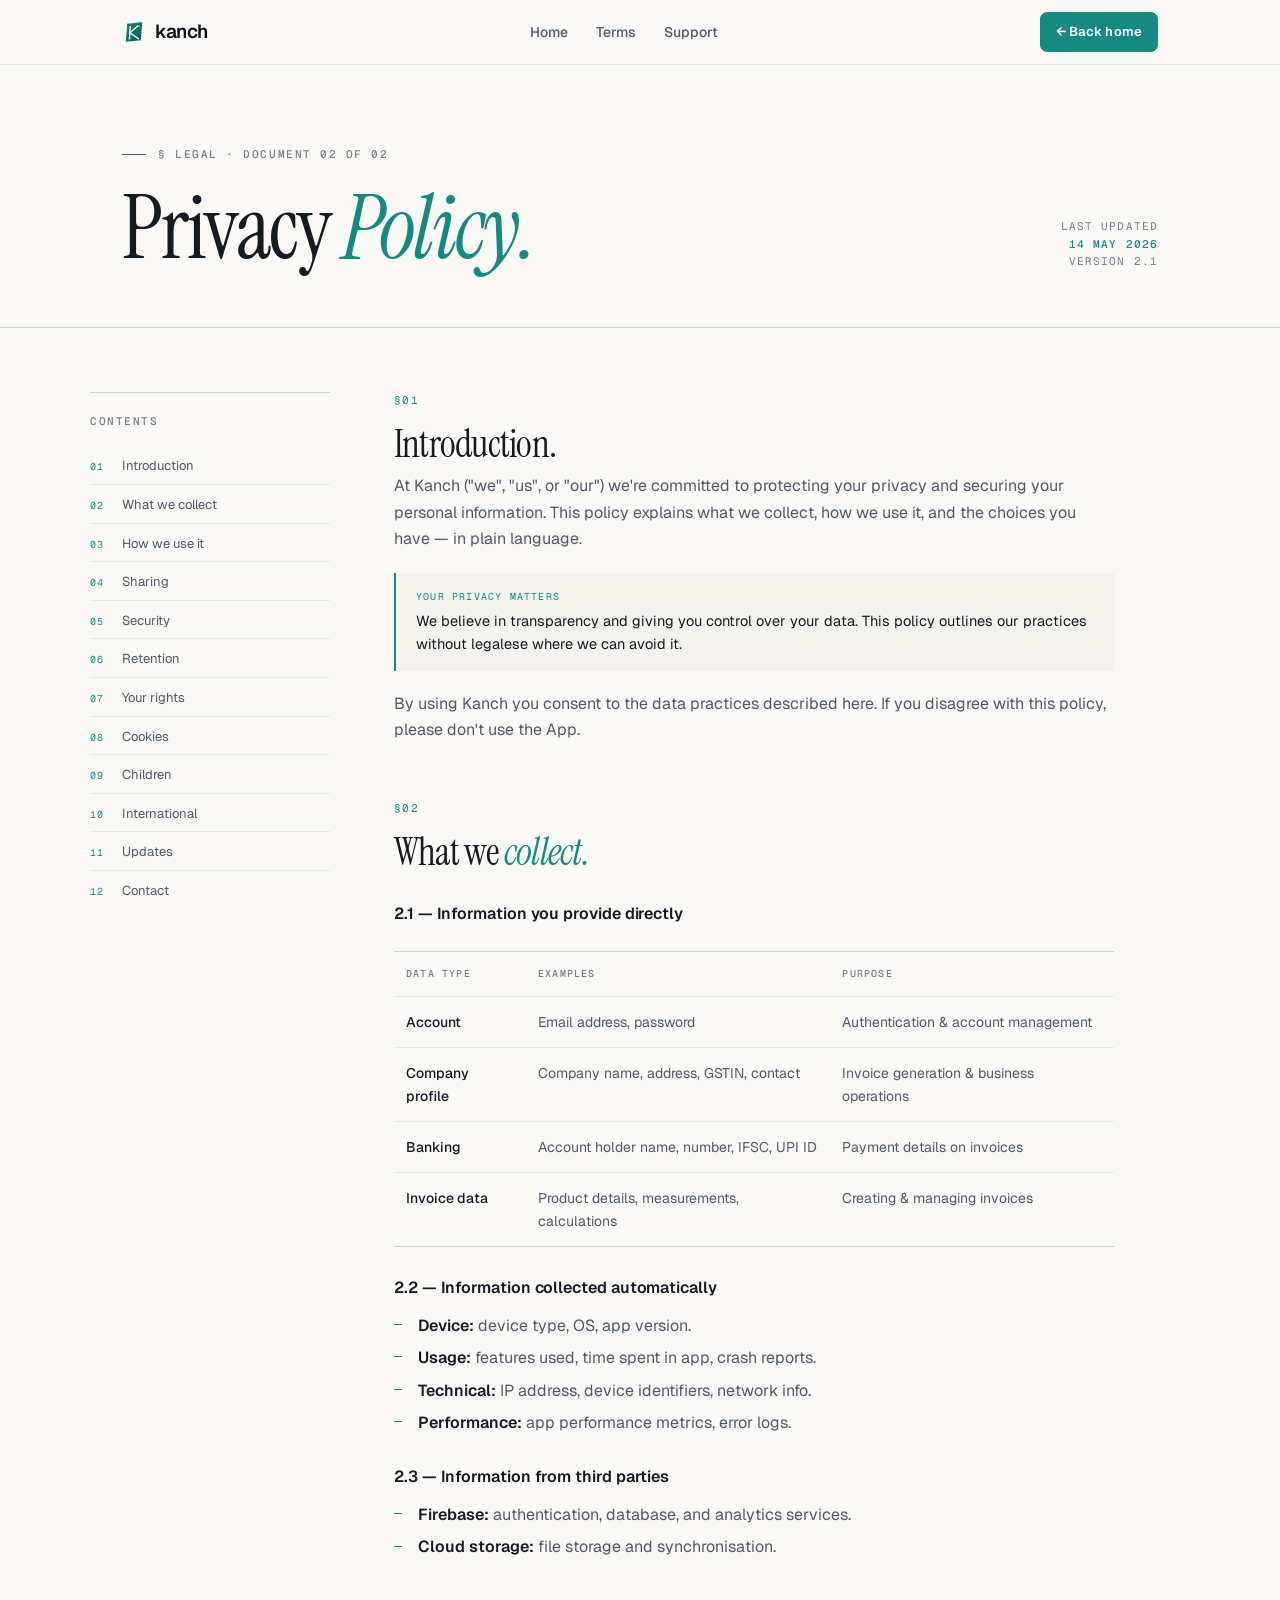
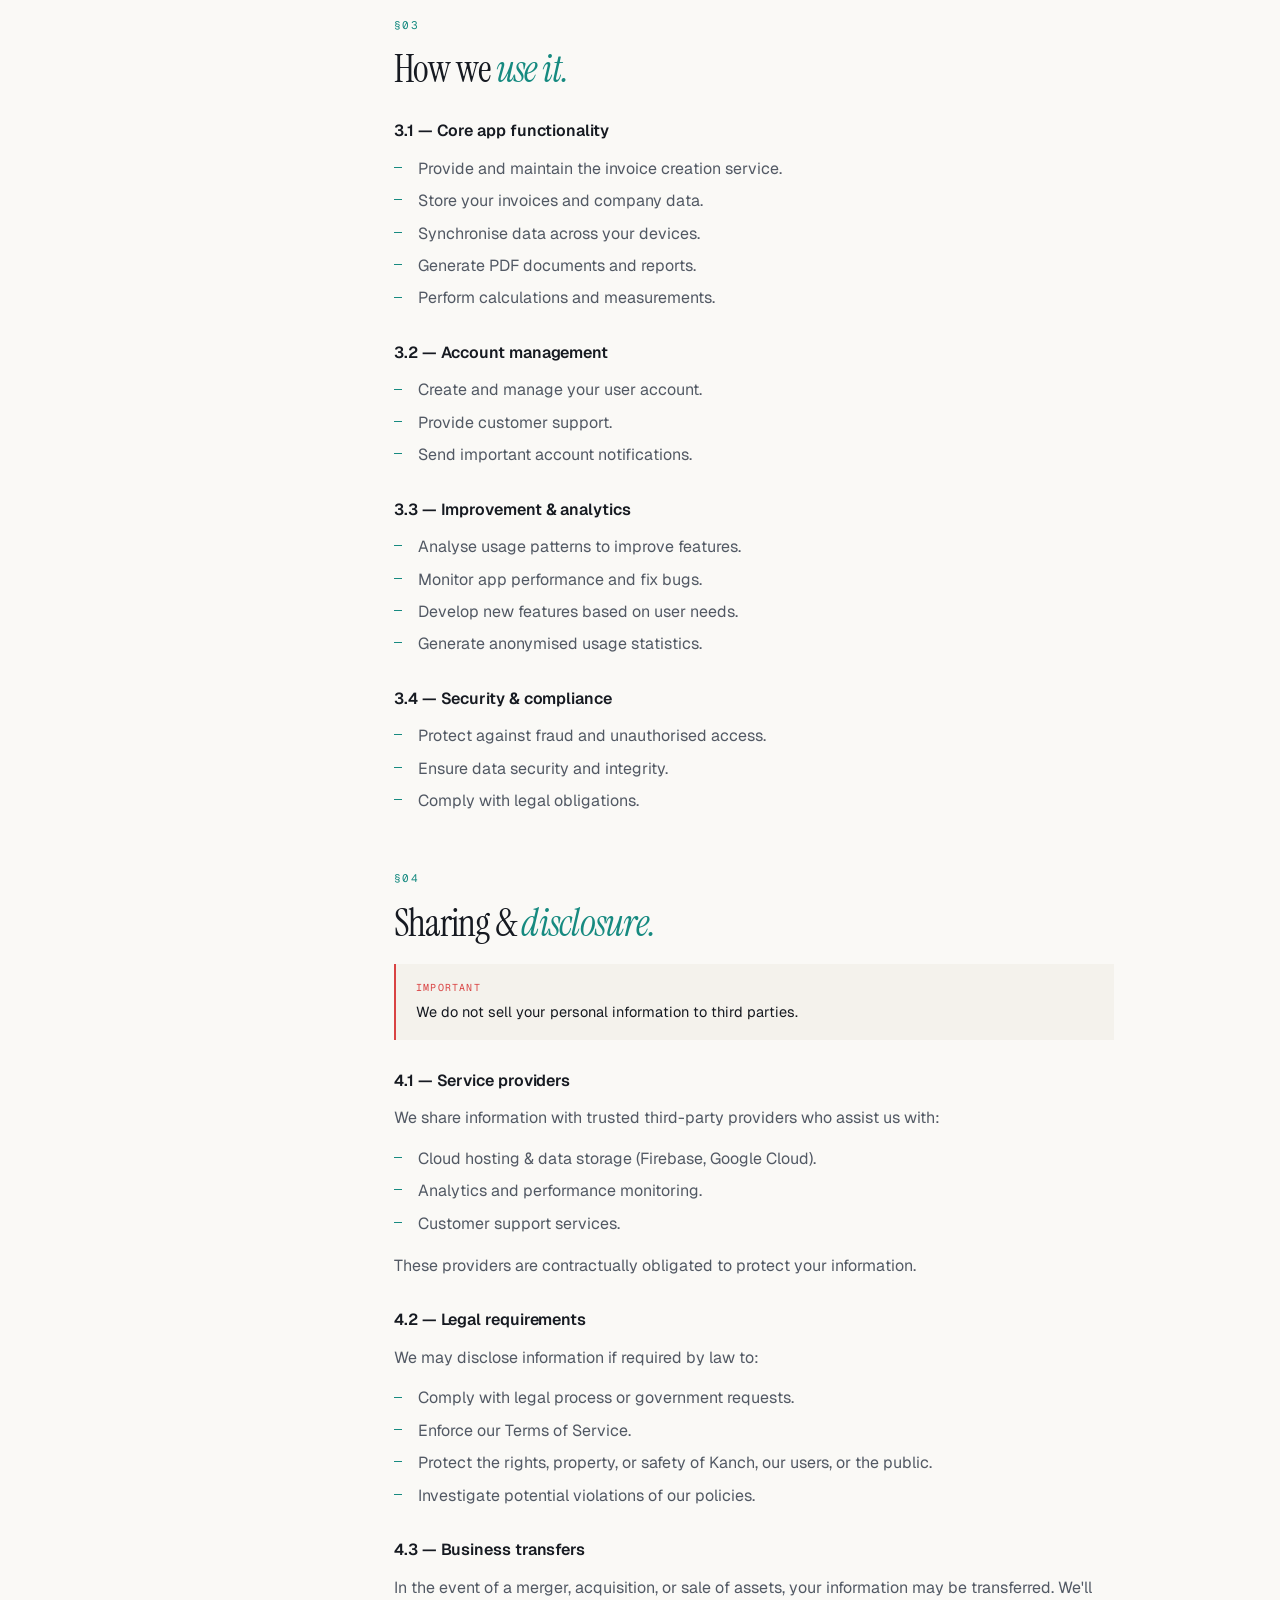
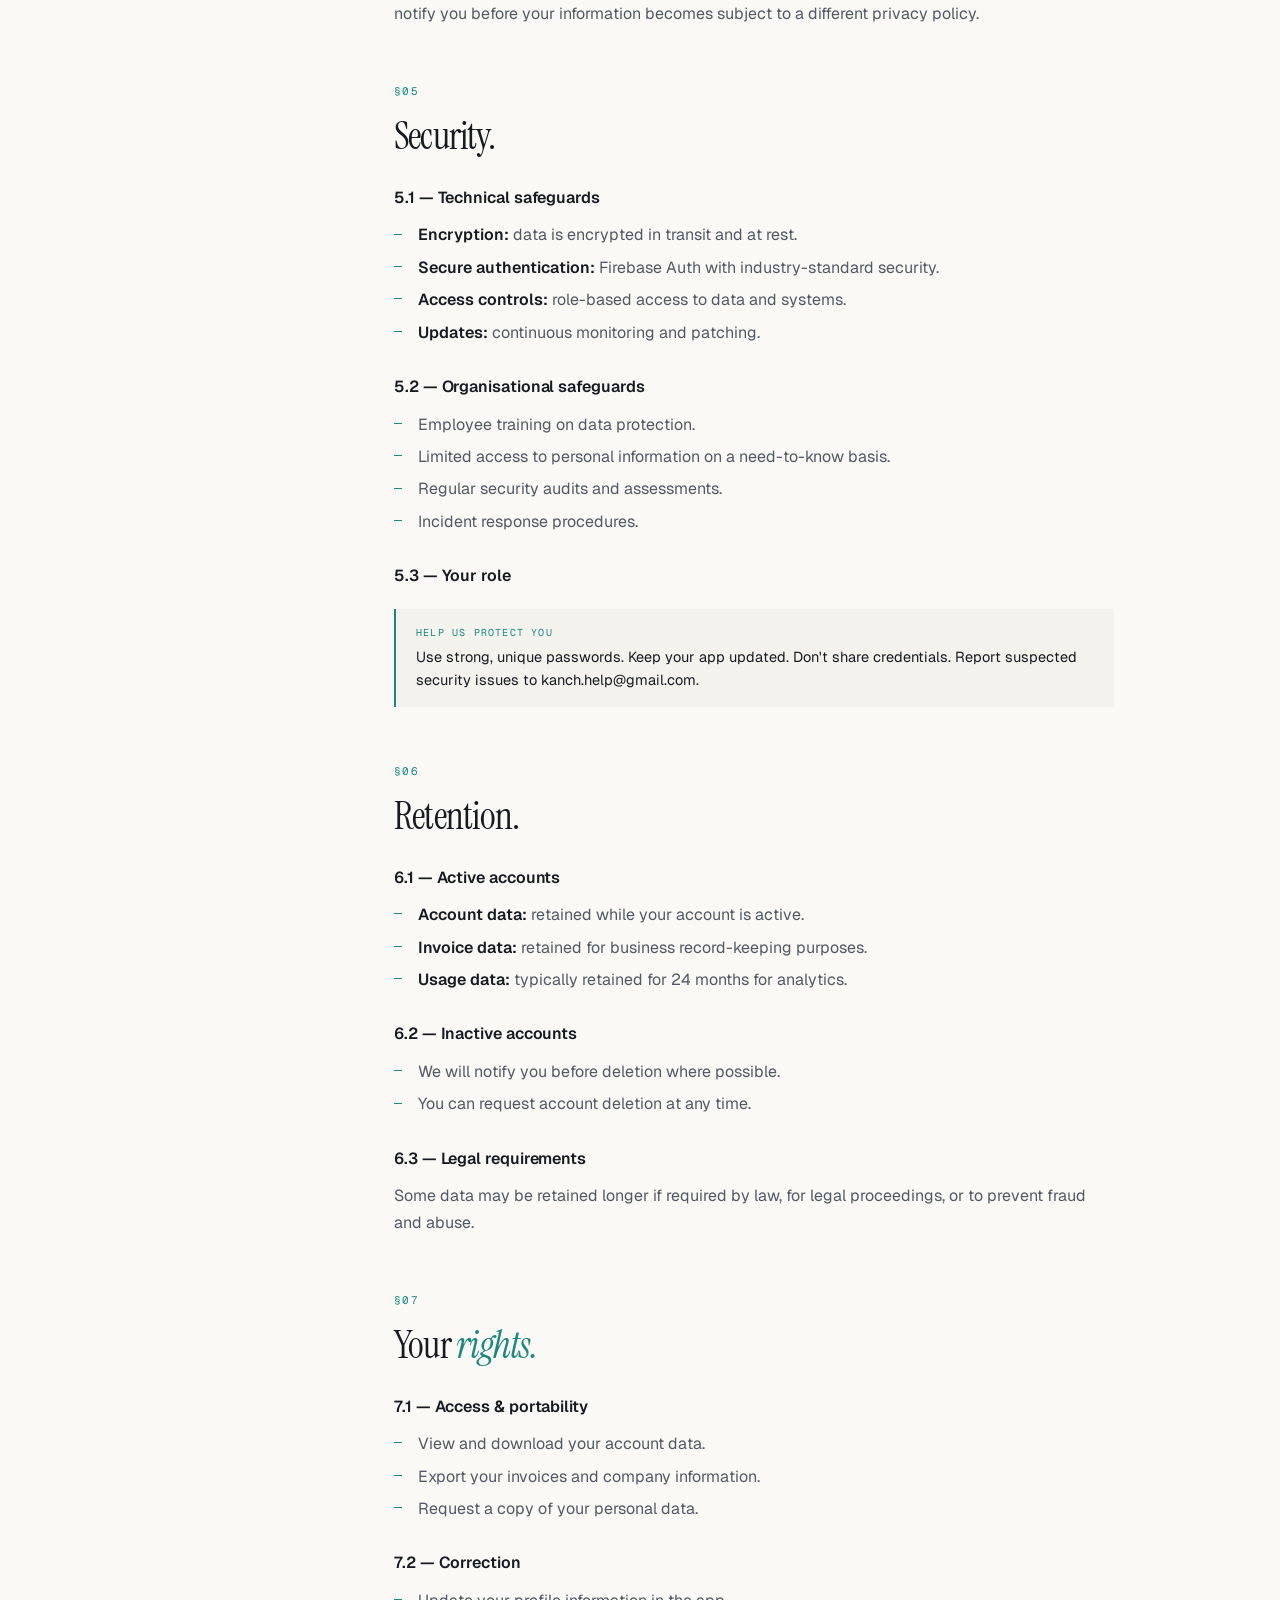
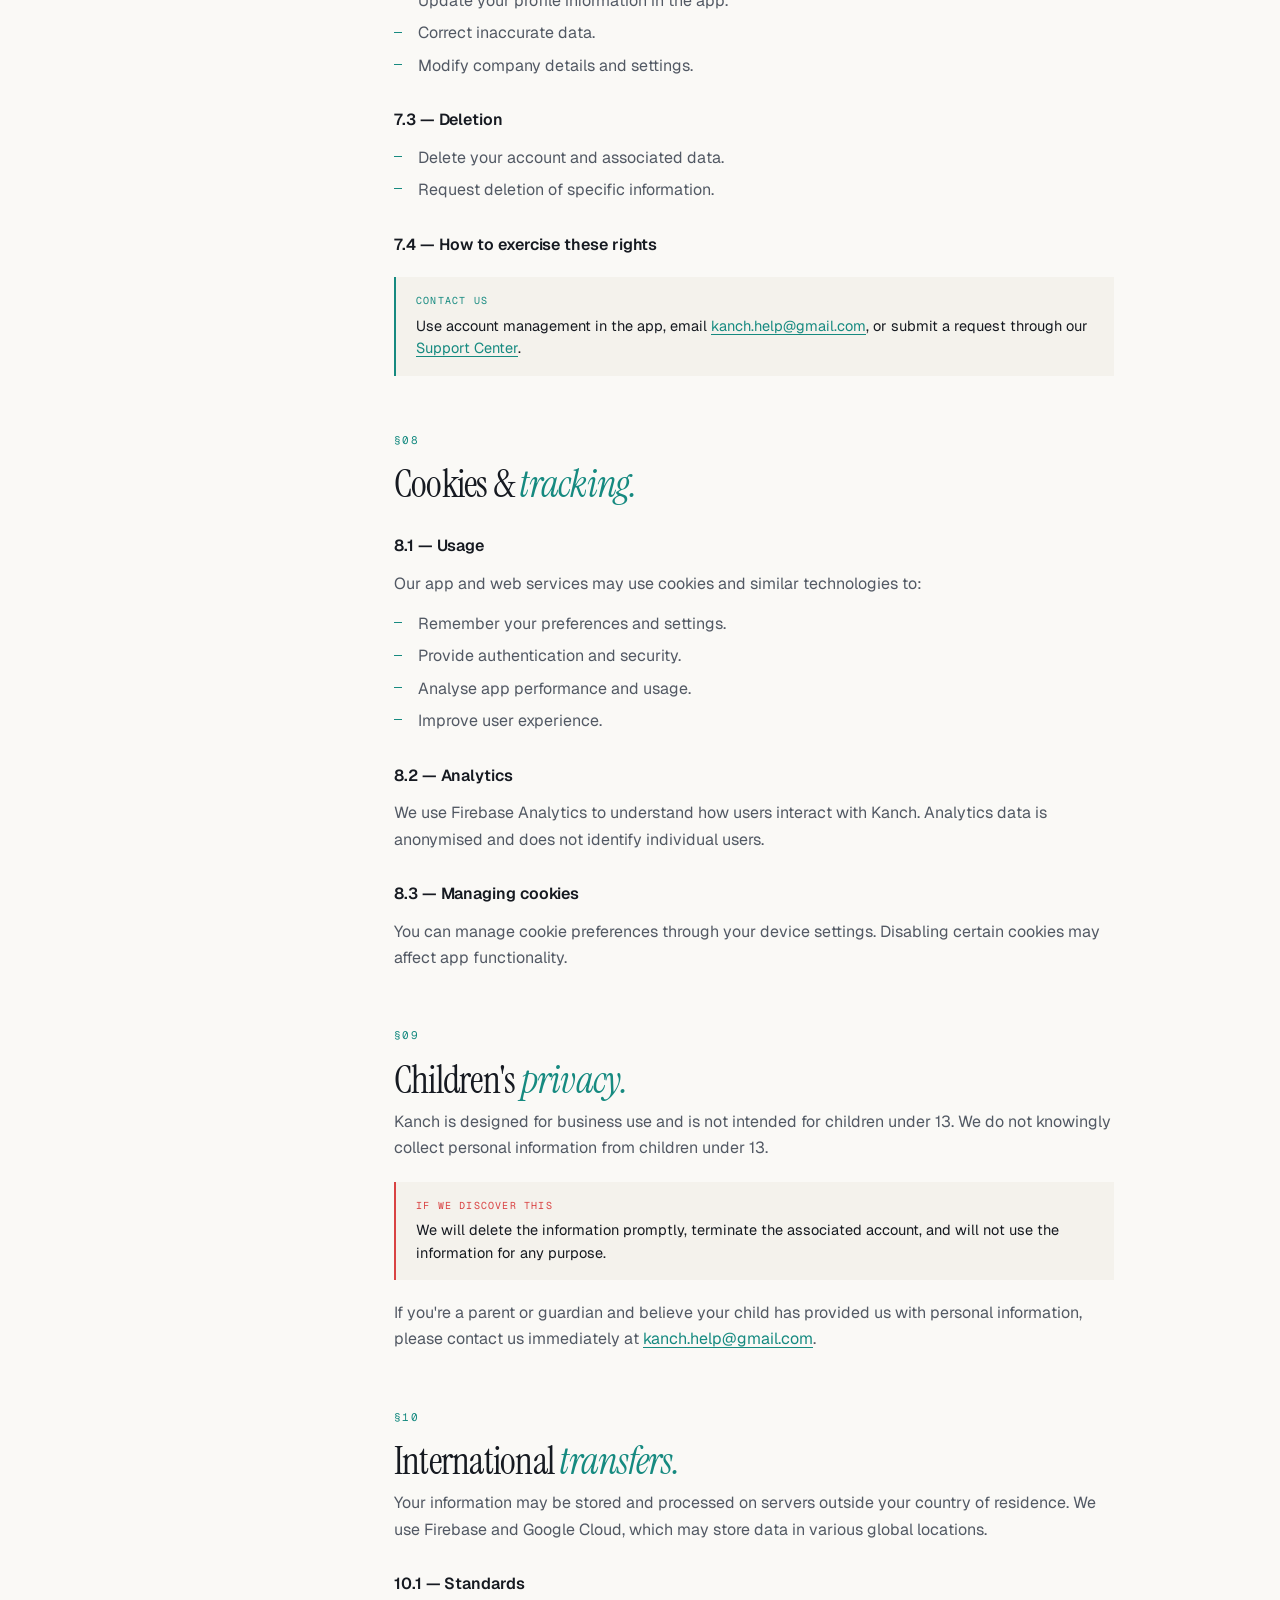
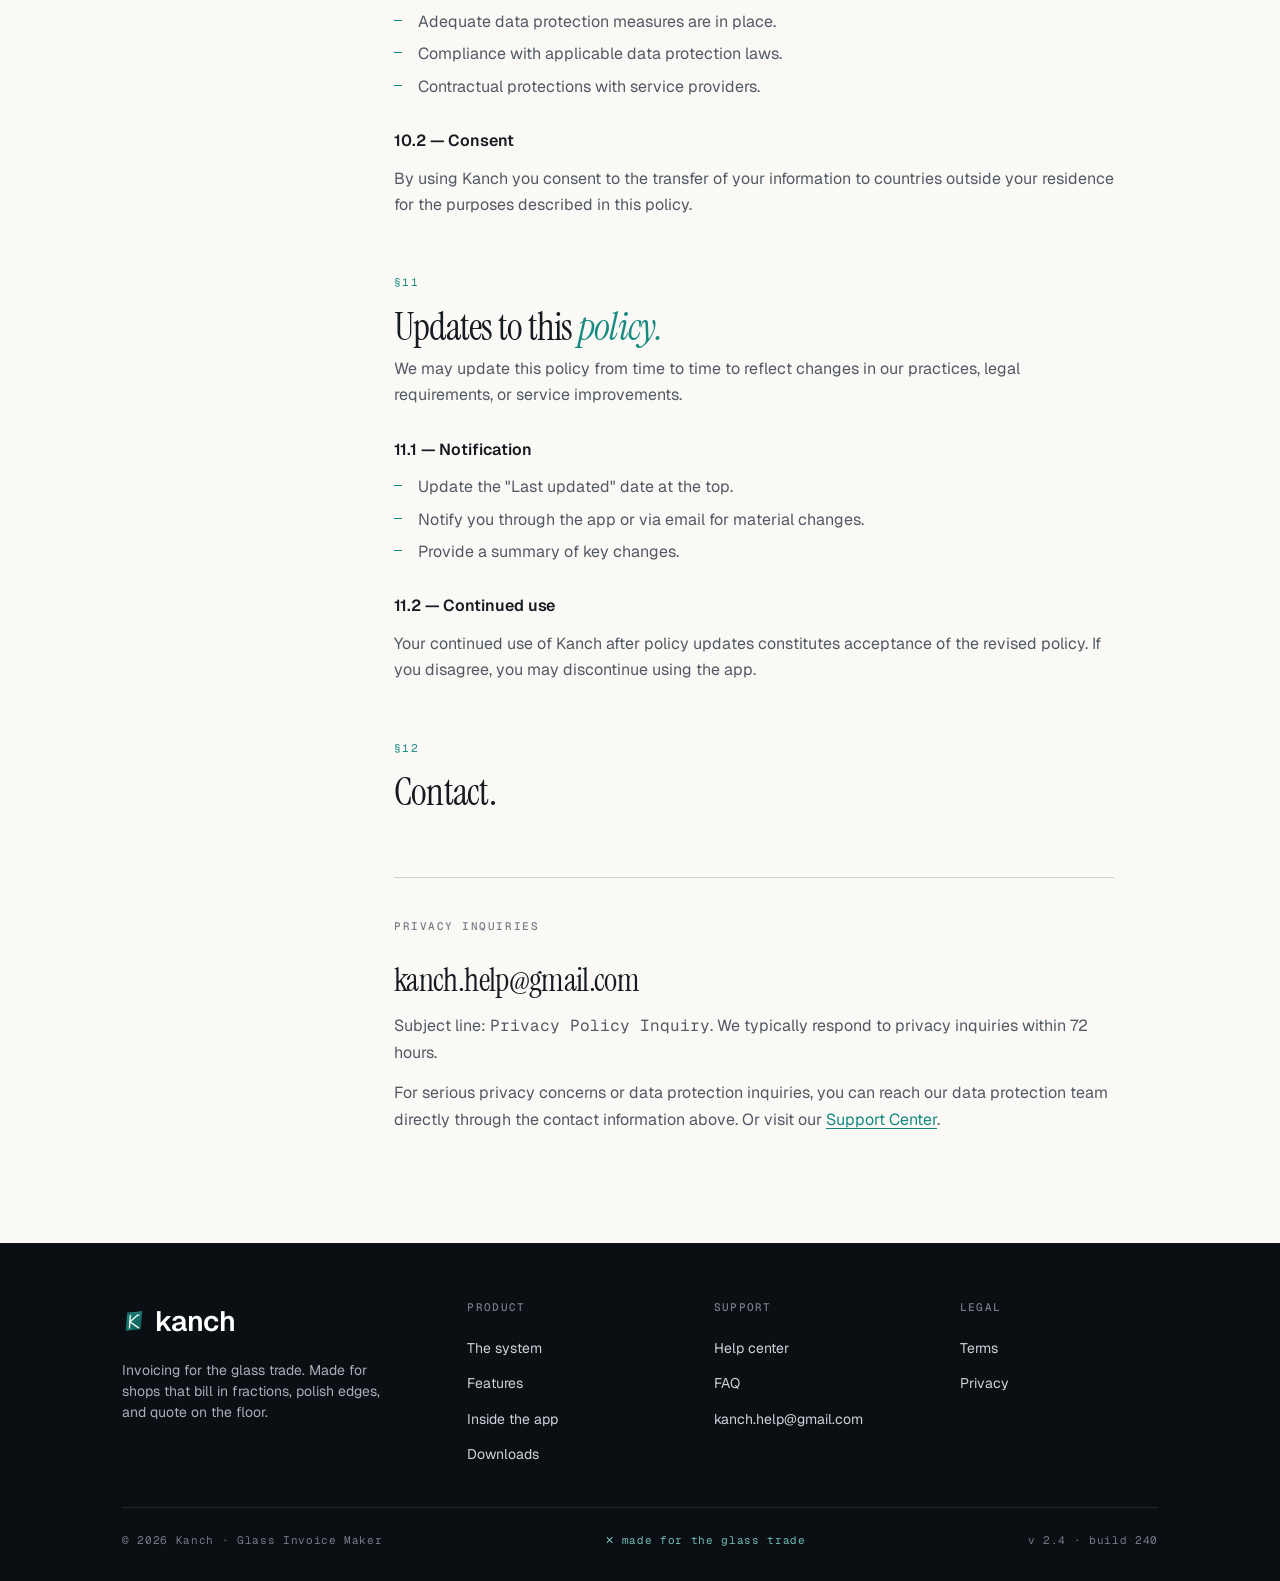
<file: privacy.html>
<!DOCTYPE html>
<html lang="en">
<head>
<meta charset="UTF-8">
<meta name="viewport" content="width=device-width, initial-scale=1.0">
<title>Privacy Policy — Kanch</title>
<meta name="description" content="Privacy Policy for Kanch Glass Invoice Maker.">
<link rel="icon" type="image/svg+xml" href="design-system/assets/logo-mark.svg">
<link rel="manifest" href="site.webmanifest">
<meta name="theme-color" content="#0D5853">
<link rel="stylesheet" href="design-system/colors_and_type.css">
<link rel="stylesheet" href="kanch-shared.css">
</head>
<body>

<nav class="nav">
  <div class="wrap nav-inner">
    <a href="index.html" class="brand">
      <span class="brand-mark"></span>
      <span>kanch</span>
    </a>
    <ul class="nav-links">
      <li><a href="index.html">Home</a></li>
      <li><a href="terms.html">Terms</a></li>
      <li><a href="support.html">Support</a></li>
    </ul>
    <a href="index.html" class="nav-back">← Back home</a>
  </div>
</nav>

<header class="page-header">
  <div class="wrap">
    <div class="eyebrow page-eyebrow"><span>§ Legal · document 02 of 02</span></div>
    <div class="page-header-inner">
      <h1>Privacy <em>Policy.</em></h1>
      <div class="page-meta">
        Last updated<br>
        <strong>14 May 2026</strong><br>
        Version 2.1
      </div>
    </div>
  </div>
</header>

<main class="wrap doc">
  <aside class="toc">
    <h3>Contents</h3>
    <ol>
      <li><a href="#introduction">Introduction</a></li>
      <li><a href="#collection">What we collect</a></li>
      <li><a href="#use">How we use it</a></li>
      <li><a href="#sharing">Sharing</a></li>
      <li><a href="#security">Security</a></li>
      <li><a href="#retention">Retention</a></li>
      <li><a href="#rights">Your rights</a></li>
      <li><a href="#cookies">Cookies</a></li>
      <li><a href="#children">Children</a></li>
      <li><a href="#international">International</a></li>
      <li><a href="#updates">Updates</a></li>
      <li><a href="#contact">Contact</a></li>
    </ol>
  </aside>

  <article class="article">

    <section id="introduction">
      <span class="sec-num">§01</span>
      <h2>Introduction.</h2>
      <p>
        At Kanch ("we", "us", or "our") we're committed to protecting your privacy
        and securing your personal information. This policy explains what we collect,
        how we use it, and the choices you have — in plain language.
      </p>
      <div class="note">
        <span class="note-mono">your privacy matters</span>
        We believe in transparency and giving you control over your data. This
        policy outlines our practices without legalese where we can avoid it.
      </div>
      <p>
        By using Kanch you consent to the data practices described here. If you
        disagree with this policy, please don't use the App.
      </p>
    </section>

    <section id="collection">
      <span class="sec-num">§02</span>
      <h2>What we <em>collect.</em></h2>

      <h3>2.1 — Information you provide directly</h3>
      <table class="data-table">
        <thead>
          <tr>
            <th>Data type</th>
            <th>Examples</th>
            <th>Purpose</th>
          </tr>
        </thead>
        <tbody>
          <tr>
            <td>Account</td>
            <td>Email address, password</td>
            <td>Authentication &amp; account management</td>
          </tr>
          <tr>
            <td>Company profile</td>
            <td>Company name, address, GSTIN, contact</td>
            <td>Invoice generation &amp; business operations</td>
          </tr>
          <tr>
            <td>Banking</td>
            <td>Account holder name, number, IFSC, UPI ID</td>
            <td>Payment details on invoices</td>
          </tr>
          <tr>
            <td>Invoice data</td>
            <td>Product details, measurements, calculations</td>
            <td>Creating &amp; managing invoices</td>
          </tr>
        </tbody>
      </table>

      <h3>2.2 — Information collected automatically</h3>
      <ul>
        <li><strong>Device:</strong> device type, OS, app version.</li>
        <li><strong>Usage:</strong> features used, time spent in app, crash reports.</li>
        <li><strong>Technical:</strong> IP address, device identifiers, network info.</li>
        <li><strong>Performance:</strong> app performance metrics, error logs.</li>
      </ul>

      <h3>2.3 — Information from third parties</h3>
      <ul>
        <li><strong>Firebase:</strong> authentication, database, and analytics services.</li>
        <li><strong>Cloud storage:</strong> file storage and synchronisation.</li>
      </ul>
    </section>

    <section id="use">
      <span class="sec-num">§03</span>
      <h2>How we <em>use it.</em></h2>

      <h3>3.1 — Core app functionality</h3>
      <ul>
        <li>Provide and maintain the invoice creation service.</li>
        <li>Store your invoices and company data.</li>
        <li>Synchronise data across your devices.</li>
        <li>Generate PDF documents and reports.</li>
        <li>Perform calculations and measurements.</li>
      </ul>

      <h3>3.2 — Account management</h3>
      <ul>
        <li>Create and manage your user account.</li>
        <li>Provide customer support.</li>
        <li>Send important account notifications.</li>
      </ul>

      <h3>3.3 — Improvement &amp; analytics</h3>
      <ul>
        <li>Analyse usage patterns to improve features.</li>
        <li>Monitor app performance and fix bugs.</li>
        <li>Develop new features based on user needs.</li>
        <li>Generate anonymised usage statistics.</li>
      </ul>

      <h3>3.4 — Security &amp; compliance</h3>
      <ul>
        <li>Protect against fraud and unauthorised access.</li>
        <li>Ensure data security and integrity.</li>
        <li>Comply with legal obligations.</li>
      </ul>
    </section>

    <section id="sharing">
      <span class="sec-num">§04</span>
      <h2>Sharing &amp; <em>disclosure.</em></h2>

      <div class="note warn">
        <span class="note-mono">important</span>
        We do not sell your personal information to third parties.
      </div>

      <h3>4.1 — Service providers</h3>
      <p>We share information with trusted third-party providers who assist us with:</p>
      <ul>
        <li>Cloud hosting &amp; data storage (Firebase, Google Cloud).</li>
        <li>Analytics and performance monitoring.</li>
        <li>Customer support services.</li>
      </ul>
      <p>These providers are contractually obligated to protect your information.</p>

      <h3>4.2 — Legal requirements</h3>
      <p>We may disclose information if required by law to:</p>
      <ul>
        <li>Comply with legal process or government requests.</li>
        <li>Enforce our Terms of Service.</li>
        <li>Protect the rights, property, or safety of Kanch, our users, or the public.</li>
        <li>Investigate potential violations of our policies.</li>
      </ul>

      <h3>4.3 — Business transfers</h3>
      <p>
        In the event of a merger, acquisition, or sale of assets, your information
        may be transferred. We'll notify you before your information becomes subject
        to a different privacy policy.
      </p>
    </section>

    <section id="security">
      <span class="sec-num">§05</span>
      <h2>Security.</h2>

      <h3>5.1 — Technical safeguards</h3>
      <ul>
        <li><strong>Encryption:</strong> data is encrypted in transit and at rest.</li>
        <li><strong>Secure authentication:</strong> Firebase Auth with industry-standard security.</li>
        <li><strong>Access controls:</strong> role-based access to data and systems.</li>
        <li><strong>Updates:</strong> continuous monitoring and patching.</li>
      </ul>

      <h3>5.2 — Organisational safeguards</h3>
      <ul>
        <li>Employee training on data protection.</li>
        <li>Limited access to personal information on a need-to-know basis.</li>
        <li>Regular security audits and assessments.</li>
        <li>Incident response procedures.</li>
      </ul>

      <h3>5.3 — Your role</h3>
      <div class="note">
        <span class="note-mono">help us protect you</span>
        Use strong, unique passwords. Keep your app updated. Don't share credentials.
        Report suspected security issues to kanch.help@gmail.com.
      </div>
    </section>

    <section id="retention">
      <span class="sec-num">§06</span>
      <h2>Retention.</h2>

      <h3>6.1 — Active accounts</h3>
      <ul>
        <li><strong>Account data:</strong> retained while your account is active.</li>
        <li><strong>Invoice data:</strong> retained for business record-keeping purposes.</li>
        <li><strong>Usage data:</strong> typically retained for 24 months for analytics.</li>
      </ul>

      <h3>6.2 — Inactive accounts</h3>
      <ul>
        <li>We will notify you before deletion where possible.</li>
        <li>You can request account deletion at any time.</li>
      </ul>

      <h3>6.3 — Legal requirements</h3>
      <p>
        Some data may be retained longer if required by law, for legal proceedings,
        or to prevent fraud and abuse.
      </p>
    </section>

    <section id="rights">
      <span class="sec-num">§07</span>
      <h2>Your <em>rights.</em></h2>

      <h3>7.1 — Access &amp; portability</h3>
      <ul>
        <li>View and download your account data.</li>
        <li>Export your invoices and company information.</li>
        <li>Request a copy of your personal data.</li>
      </ul>

      <h3>7.2 — Correction</h3>
      <ul>
        <li>Update your profile information in the app.</li>
        <li>Correct inaccurate data.</li>
        <li>Modify company details and settings.</li>
      </ul>

      <h3>7.3 — Deletion</h3>
      <ul>
        <li>Delete your account and associated data.</li>
        <li>Request deletion of specific information.</li>
      </ul>

      <h3>7.4 — How to exercise these rights</h3>
      <div class="note">
        <span class="note-mono">contact us</span>
        Use account management in the app, email
        <a href="mailto:kanch.help@gmail.com">kanch.help@gmail.com</a>, or submit a
        request through our <a href="support.html">Support Center</a>.
      </div>
    </section>

    <section id="cookies">
      <span class="sec-num">§08</span>
      <h2>Cookies &amp; <em>tracking.</em></h2>

      <h3>8.1 — Usage</h3>
      <p>Our app and web services may use cookies and similar technologies to:</p>
      <ul>
        <li>Remember your preferences and settings.</li>
        <li>Provide authentication and security.</li>
        <li>Analyse app performance and usage.</li>
        <li>Improve user experience.</li>
      </ul>

      <h3>8.2 — Analytics</h3>
      <p>
        We use Firebase Analytics to understand how users interact with Kanch.
        Analytics data is anonymised and does not identify individual users.
      </p>

      <h3>8.3 — Managing cookies</h3>
      <p>
        You can manage cookie preferences through your device settings. Disabling
        certain cookies may affect app functionality.
      </p>
    </section>

    <section id="children">
      <span class="sec-num">§09</span>
      <h2>Children's <em>privacy.</em></h2>
      <p>
        Kanch is designed for business use and is not intended for children under 13.
        We do not knowingly collect personal information from children under 13.
      </p>
      <div class="note warn">
        <span class="note-mono">if we discover this</span>
        We will delete the information promptly, terminate the associated account,
        and will not use the information for any purpose.
      </div>
      <p>
        If you're a parent or guardian and believe your child has provided us with
        personal information, please contact us immediately at
        <a href="mailto:kanch.help@gmail.com">kanch.help@gmail.com</a>.
      </p>
    </section>

    <section id="international">
      <span class="sec-num">§10</span>
      <h2>International <em>transfers.</em></h2>
      <p>
        Your information may be stored and processed on servers outside your country
        of residence. We use Firebase and Google Cloud, which may store data in
        various global locations.
      </p>

      <h3>10.1 — Standards</h3>
      <ul>
        <li>Adequate data protection measures are in place.</li>
        <li>Compliance with applicable data protection laws.</li>
        <li>Contractual protections with service providers.</li>
      </ul>

      <h3>10.2 — Consent</h3>
      <p>
        By using Kanch you consent to the transfer of your information to countries
        outside your residence for the purposes described in this policy.
      </p>
    </section>

    <section id="updates">
      <span class="sec-num">§11</span>
      <h2>Updates to this <em>policy.</em></h2>
      <p>
        We may update this policy from time to time to reflect changes in our
        practices, legal requirements, or service improvements.
      </p>

      <h3>11.1 — Notification</h3>
      <ul>
        <li>Update the "Last updated" date at the top.</li>
        <li>Notify you through the app or via email for material changes.</li>
        <li>Provide a summary of key changes.</li>
      </ul>

      <h3>11.2 — Continued use</h3>
      <p>
        Your continued use of Kanch after policy updates constitutes acceptance of
        the revised policy. If you disagree, you may discontinue using the app.
      </p>
    </section>

    <section id="contact">
      <span class="sec-num">§12</span>
      <h2>Contact.</h2>
      <div class="contact-block">
        <div class="eyebrow">Privacy inquiries</div>
        <h3>kanch.help@gmail.com</h3>
        <p>
          Subject line: <span class="mono">Privacy Policy Inquiry</span>. We typically
          respond to privacy inquiries within 72 hours.
        </p>
        <p>
          For serious privacy concerns or data protection inquiries, you can reach
          our data protection team directly through the contact information above.
          Or visit our <a href="support.html">Support Center</a>.
        </p>
      </div>
    </section>

  </article>
</main>

<footer>
  <div class="wrap">
    <div class="footer-top">
      <div class="footer-brand-block">
        <a href="index.html" class="brand">
          <span class="brand-mark"></span>
          <span>kanch</span>
        </a>
        <p>Invoicing for the glass trade. Made for shops that bill in fractions, polish edges, and quote on the floor.</p>
      </div>
      <div class="footer-col">
        <h5>Product</h5>
        <ul>
          <li><a href="index.html#system">The system</a></li>
          <li><a href="index.html#features">Features</a></li>
          <li><a href="index.html#inside">Inside the app</a></li>
          <li><a href="index.html#download">Downloads</a></li>
        </ul>
      </div>
      <div class="footer-col">
        <h5>Support</h5>
        <ul>
          <li><a href="support.html">Help center</a></li>
          <li><a href="support.html#faq">FAQ</a></li>
          <li><a href="mailto:kanch.help@gmail.com">kanch.help@gmail.com</a></li>
        </ul>
      </div>
      <div class="footer-col">
        <h5>Legal</h5>
        <ul>
          <li><a href="terms.html">Terms</a></li>
          <li><a href="privacy.html">Privacy</a></li>
        </ul>
      </div>
    </div>
    <div class="footer-bottom">
      <span>© 2026 Kanch · Glass Invoice Maker</span>
      <span>✕ made for the glass trade</span>
      <span>v 2.4 · build 240</span>
    </div>
  </div>
</footer>

</body>
</html>
</file>
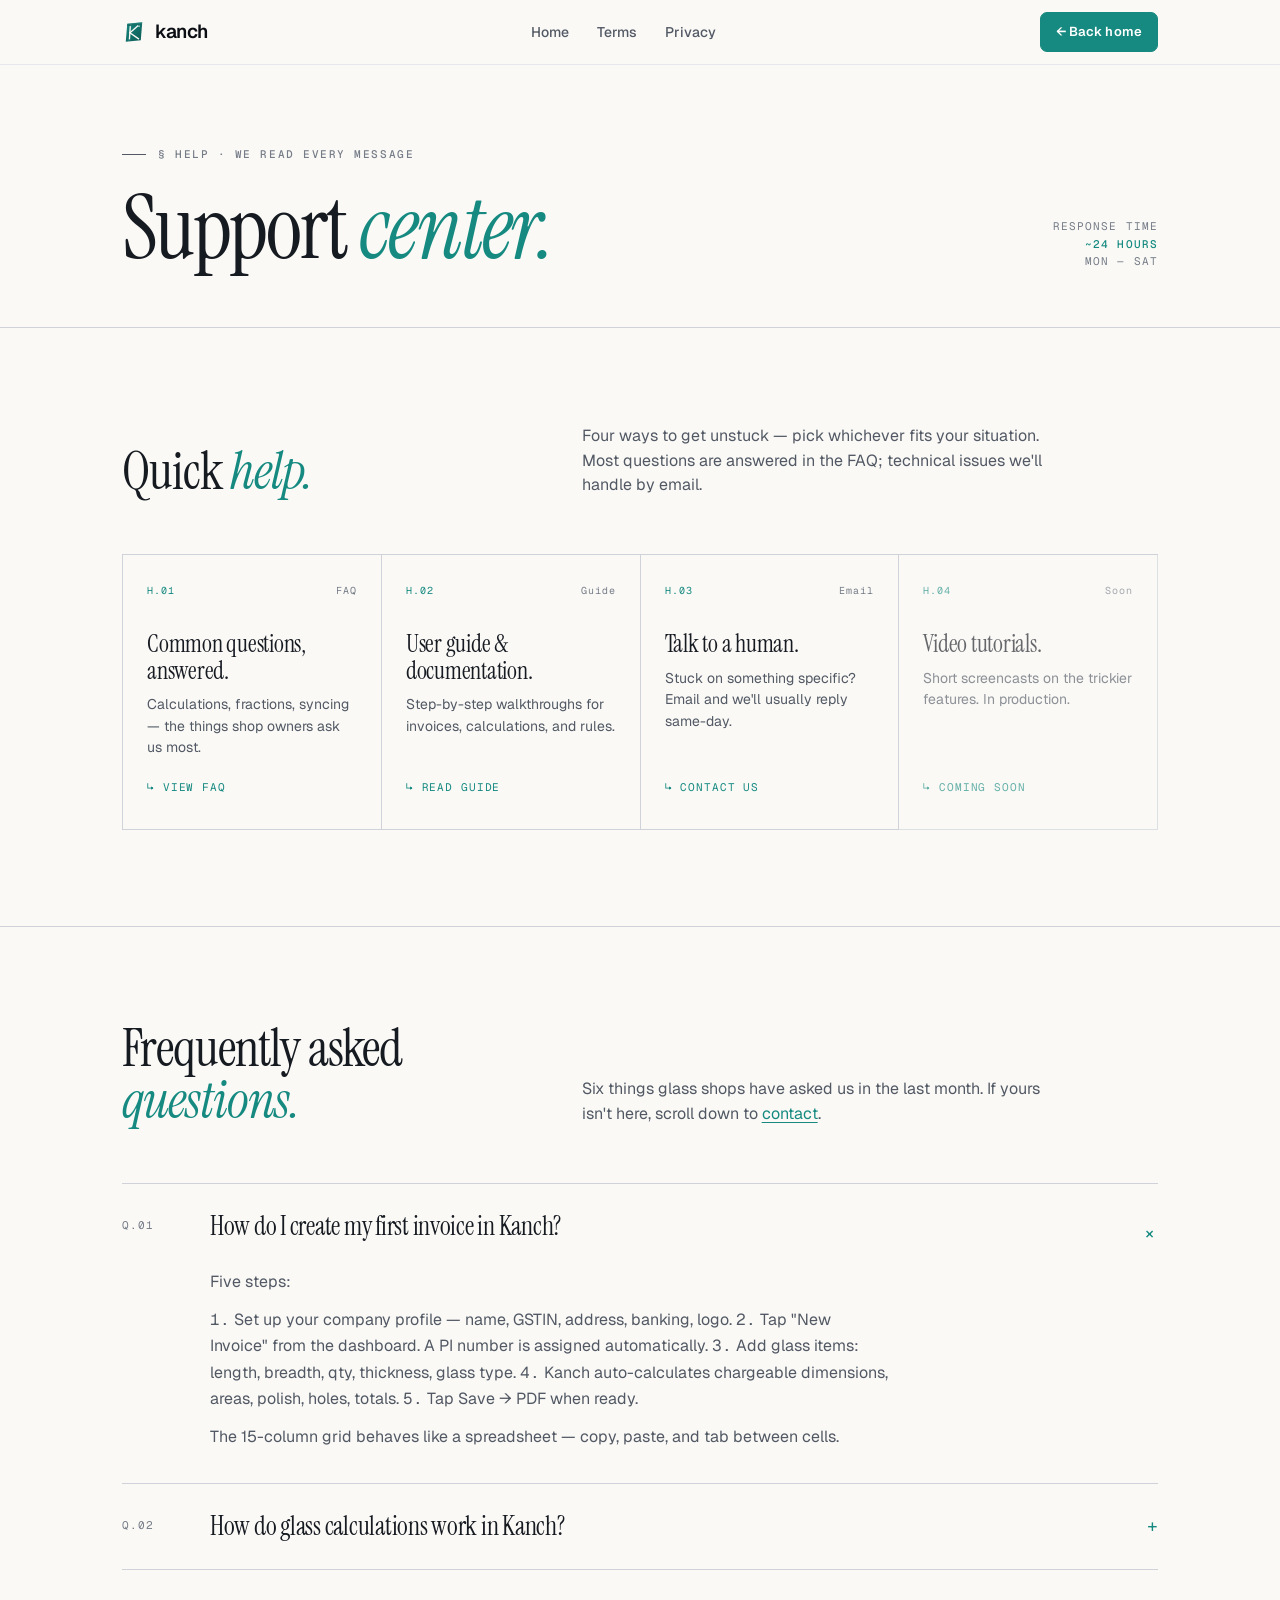
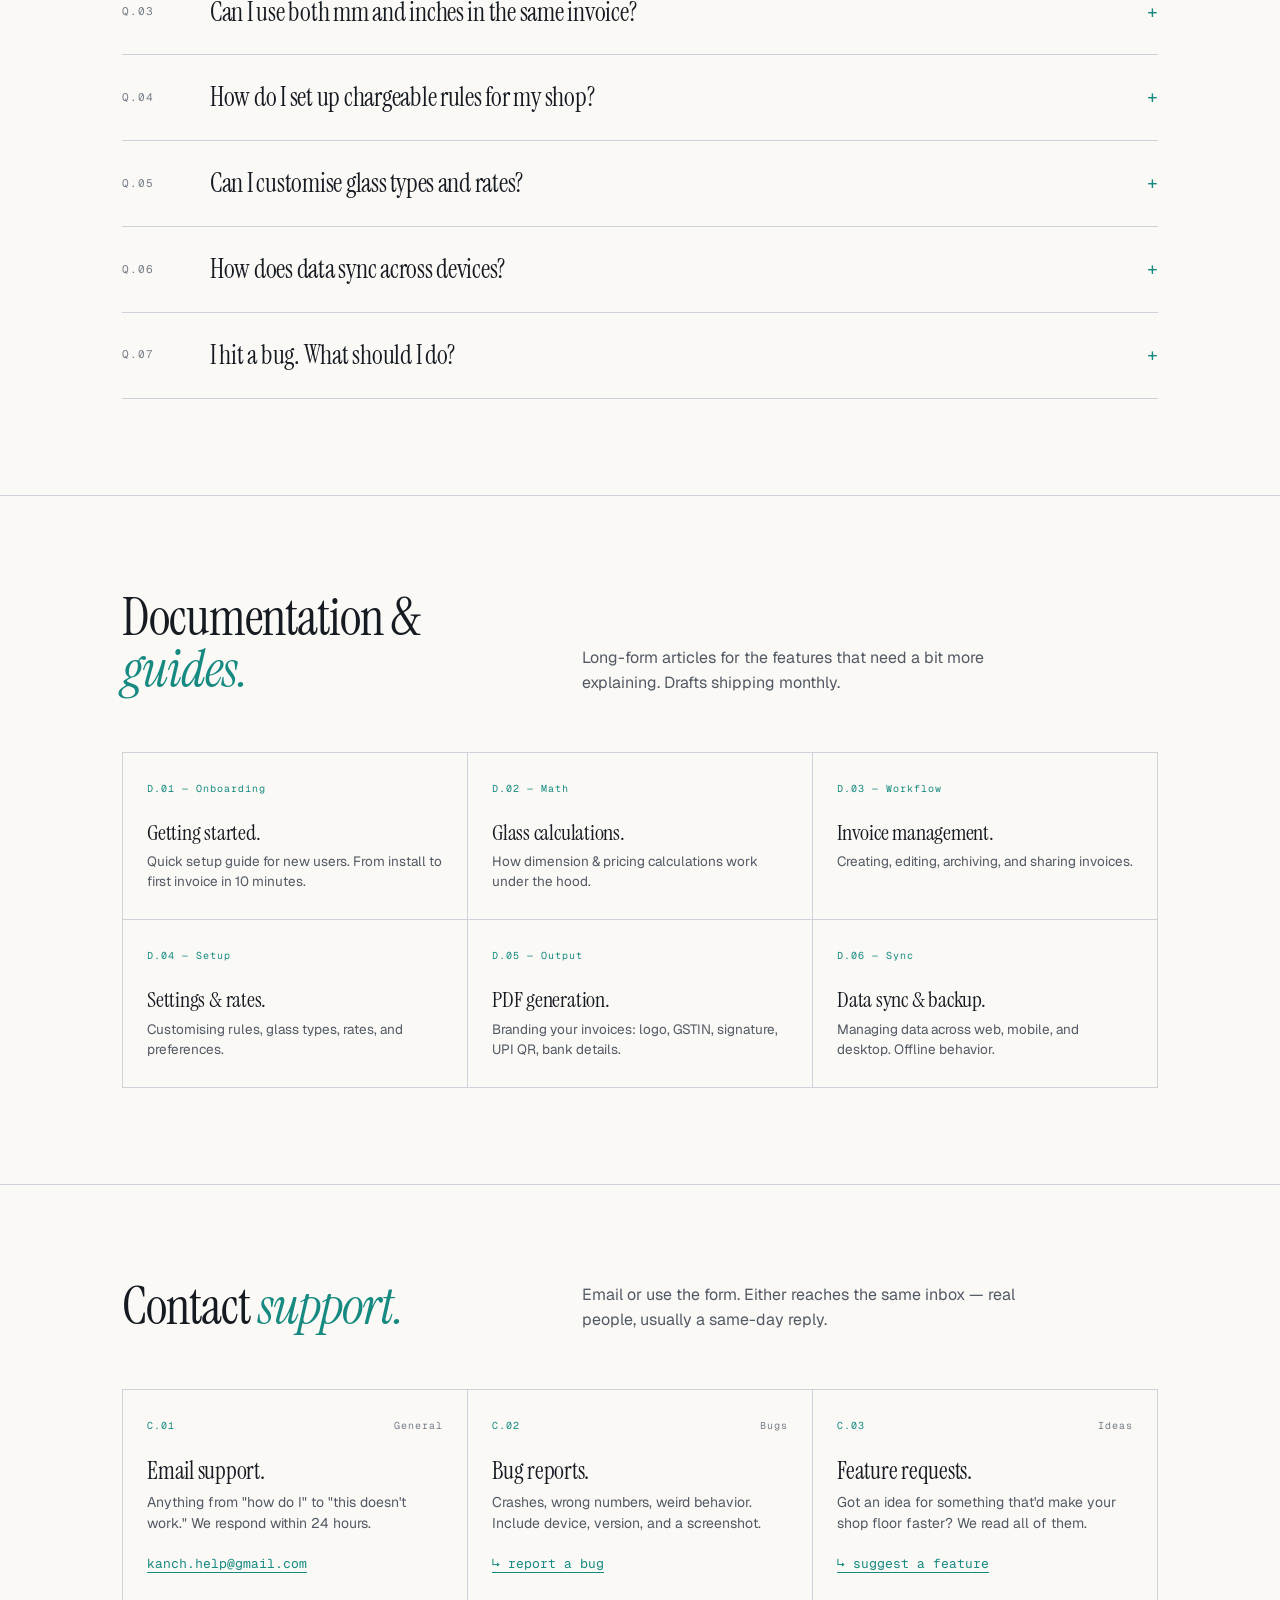
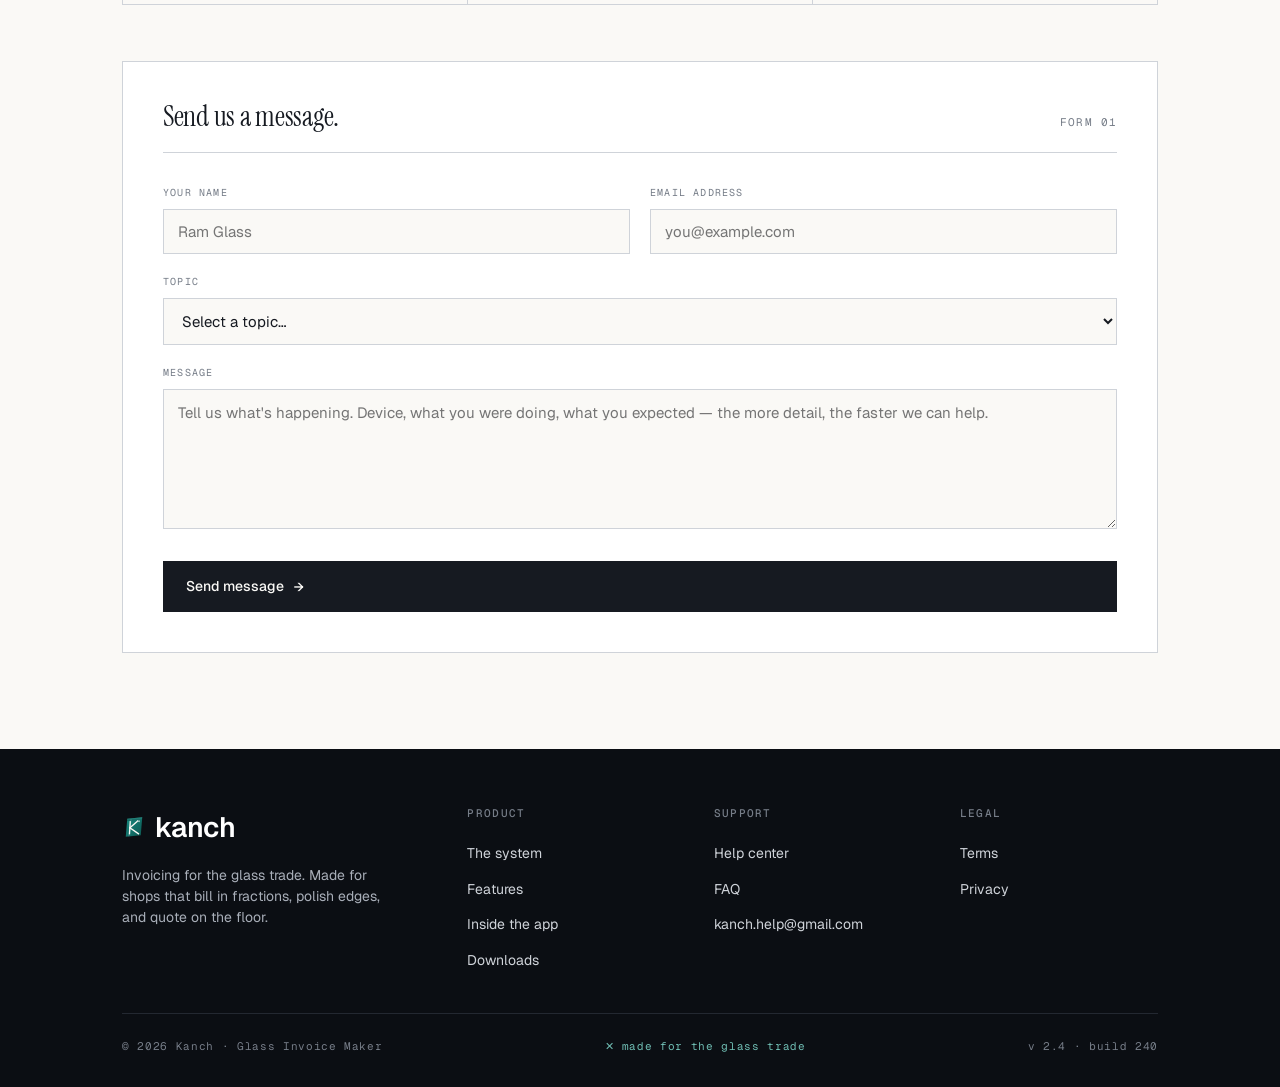
<file: support.html>
<!DOCTYPE html>
<html lang="en">
<head>
<meta charset="UTF-8">
<meta name="viewport" content="width=device-width, initial-scale=1.0">
<title>Support — Kanch</title>
<meta name="description" content="Get help with Kanch Glass Invoice Maker — FAQ, documentation, and contact.">
<link rel="icon" type="image/svg+xml" href="design-system/assets/logo-mark.svg">
<link rel="manifest" href="site.webmanifest">
<meta name="theme-color" content="#0D5853">
<link rel="stylesheet" href="design-system/colors_and_type.css">
<link rel="stylesheet" href="kanch-shared.css">
<style>
  /* —— Support-page-only extensions —— */
  .help-grid {
    display: grid;
    grid-template-columns: repeat(4, 1fr);
    gap: 0;
    border-left: 1px solid var(--rule);
    border-top: 1px solid var(--rule);
    margin-top: 8px;
  }
  @media (max-width: 900px) { .help-grid { grid-template-columns: 1fr 1fr; } }
  @media (max-width: 520px) { .help-grid { grid-template-columns: 1fr; } }
  .help-card {
    border-right: 1px solid var(--rule);
    border-bottom: 1px solid var(--rule);
    padding: 28px 24px 32px;
    background: var(--bg);
    text-decoration: none;
    color: var(--ink);
    display: flex;
    flex-direction: column;
    transition: background 0.2s;
  }
  .help-card:hover { background: var(--bg-3); color: var(--ink); }
  .help-card-tag {
    font-family: var(--mono);
    font-size: 10px;
    color: var(--accent);
    letter-spacing: 0.1em;
    margin-bottom: 32px;
    display: flex;
    justify-content: space-between;
  }
  .help-card-tag span:last-child { color: var(--muted); }
  .help-card h3 {
    font-family: var(--serif);
    font-weight: 400;
    font-size: 24px;
    line-height: 1.1;
    margin-bottom: 10px;
    letter-spacing: -0.01em;
    color: var(--ink);
  }
  .help-card p {
    color: var(--ink-2);
    font-size: 14px;
    line-height: 1.55;
    margin-bottom: 20px;
    flex: 1;
  }
  .help-card-cta {
    font-family: var(--mono);
    font-size: 11px;
    color: var(--accent);
    letter-spacing: 0.08em;
    text-transform: uppercase;
  }

  /* Section blocks within support */
  .sup-section { padding: 96px 0; border-bottom: 1px solid var(--rule); }
  .sup-section:last-of-type { border-bottom: none; }
  @media (max-width: 700px) { .sup-section { padding: 64px 0; } }

  .sup-section-head {
    display: grid;
    grid-template-columns: 1fr 1.4fr;
    gap: 48px;
    margin-bottom: 56px;
    align-items: end;
  }
  @media (max-width: 800px) {
    .sup-section-head { grid-template-columns: 1fr; gap: 20px; margin-bottom: 40px; }
  }
  .sup-section-head h2 {
    font-family: var(--serif);
    font-weight: 400;
    font-size: clamp(34px, 4.5vw, 52px);
    line-height: 1.0;
    letter-spacing: -0.02em;
    color: var(--ink);
  }
  .sup-section-head h2 em { font-style: italic; color: var(--accent); }
  .sup-section-head p {
    font-size: 16px;
    color: var(--ink-2);
    line-height: 1.55;
    max-width: 480px;
  }

  /* FAQ list */
  .faq-list { border-top: 1px solid var(--rule); }
  .faq-item { border-bottom: 1px solid var(--rule); }
  .faq-q {
    width: 100%;
    background: transparent;
    border: none;
    text-align: left;
    padding: 28px 0;
    display: grid;
    grid-template-columns: 64px 1fr 32px;
    gap: 24px;
    align-items: baseline;
    cursor: pointer;
    list-style: none;
  }
  .faq-q::-webkit-details-marker { display: none; }
  .faq-q-num {
    font-family: var(--mono);
    font-size: 11px;
    color: var(--muted);
    letter-spacing: 0.1em;
    align-self: center;
  }
  .faq-q-text {
    font-family: var(--serif);
    font-size: clamp(20px, 2.3vw, 26px);
    line-height: 1.1;
    letter-spacing: -0.01em;
    color: var(--ink);
  }
  .faq-q-plus {
    font-family: var(--mono);
    font-size: 18px;
    color: var(--accent);
    align-self: center;
    text-align: right;
    transition: transform 0.3s ease;
  }
  .faq-item[open] .faq-q-plus { transform: rotate(45deg); }
  .faq-a {
    padding: 0 32px 32px 88px;
    color: var(--ink-2);
    font-size: 16px;
    line-height: 1.65;
    max-width: 800px;
  }
  .faq-a p { margin-bottom: 12px; }
  .faq-a p:last-child { margin-bottom: 0; }
  @media (max-width: 600px) {
    .faq-q { grid-template-columns: 48px 1fr 24px; gap: 12px; }
    .faq-a { padding: 0 0 24px 60px; }
  }

  /* Docs links */
  .docs-grid {
    display: grid;
    grid-template-columns: repeat(3, 1fr);
    gap: 0;
    border-top: 1px solid var(--rule);
    border-left: 1px solid var(--rule);
  }
  @media (max-width: 800px) { .docs-grid { grid-template-columns: 1fr 1fr; } }
  @media (max-width: 520px) { .docs-grid { grid-template-columns: 1fr; } }
  .doc-link {
    border-right: 1px solid var(--rule);
    border-bottom: 1px solid var(--rule);
    padding: 28px 24px;
    text-decoration: none;
    display: block;
    color: var(--ink);
    transition: background 0.2s;
  }
  .doc-link:hover { background: var(--bg-3); color: var(--ink); }
  .doc-link-tag {
    font-family: var(--mono);
    font-size: 10px;
    color: var(--accent);
    letter-spacing: 0.1em;
    margin-bottom: 24px;
  }
  .doc-link h4 {
    font-family: var(--serif);
    font-weight: 400;
    font-size: 22px;
    line-height: 1.1;
    margin-bottom: 6px;
    letter-spacing: -0.01em;
    color: var(--ink);
  }
  .doc-link p {
    color: var(--ink-2);
    font-size: 13.5px;
    line-height: 1.5;
  }

  /* Contact methods */
  .contact-row {
    display: grid;
    grid-template-columns: repeat(3, 1fr);
    gap: 0;
    border-top: 1px solid var(--rule);
    border-left: 1px solid var(--rule);
    margin-bottom: 56px;
  }
  @media (max-width: 720px) { .contact-row { grid-template-columns: 1fr; } }
  .contact-card {
    border-right: 1px solid var(--rule);
    border-bottom: 1px solid var(--rule);
    padding: 28px 24px;
    background: var(--bg);
  }
  .contact-card-tag {
    font-family: var(--mono);
    font-size: 10px;
    color: var(--accent);
    letter-spacing: 0.1em;
    margin-bottom: 24px;
    display: flex;
    justify-content: space-between;
  }
  .contact-card-tag span:last-child { color: var(--muted); }
  .contact-card h4 {
    font-family: var(--serif);
    font-weight: 400;
    font-size: 24px;
    line-height: 1.1;
    margin-bottom: 8px;
    letter-spacing: -0.01em;
  }
  .contact-card p {
    color: var(--ink-2);
    font-size: 14px;
    line-height: 1.5;
    margin-bottom: 16px;
  }
  .contact-card a {
    font-family: var(--mono);
    font-size: 13px;
    color: var(--accent);
    text-decoration: underline;
    text-underline-offset: 4px;
    word-break: break-all;
  }

  /* Form */
  .form-card {
    border: 1px solid var(--rule);
    padding: 40px;
    background: var(--bg-3);
  }
  @media (max-width: 600px) { .form-card { padding: 28px 24px; } }
  .form-card-head {
    display: flex;
    justify-content: space-between;
    align-items: baseline;
    margin-bottom: 32px;
    padding-bottom: 20px;
    border-bottom: 1px solid var(--rule);
  }
  .form-card-head h3 {
    font-family: var(--serif);
    font-weight: 400;
    font-size: 28px;
    line-height: 1.05;
    letter-spacing: -0.01em;
  }
  .form-card-head .mono {
    font-size: 11px;
    color: var(--muted);
    letter-spacing: 0.1em;
    text-transform: uppercase;
  }
  .form-grid {
    display: grid;
    grid-template-columns: 1fr 1fr;
    gap: 20px;
  }
  @media (max-width: 600px) { .form-grid { grid-template-columns: 1fr; } }
  .form-field { display: flex; flex-direction: column; gap: 8px; }
  .form-field.full { grid-column: 1 / -1; }
  .form-field label {
    font-family: var(--mono);
    font-size: 10px;
    letter-spacing: 0.12em;
    text-transform: uppercase;
    color: var(--muted);
  }
  .form-field input,
  .form-field select,
  .form-field textarea {
    font-family: var(--sans);
    font-size: 15px;
    color: var(--ink);
    background: var(--bg);
    border: 1px solid var(--rule);
    padding: 12px 14px;
    transition: border-color 0.2s;
  }
  .form-field input:focus,
  .form-field select:focus,
  .form-field textarea:focus {
    outline: none;
    border-color: var(--accent);
  }
  .form-field textarea {
    min-height: 140px;
    resize: vertical;
    font-family: var(--sans);
    line-height: 1.5;
  }
  .form-submit {
    display: inline-flex; align-items: center; gap: 10px;
    font-family: var(--sans);
    font-size: 14px;
    font-weight: 500;
    padding: 14px 22px;
    background: var(--ink);
    color: var(--bg);
    border: 1px solid var(--ink);
    cursor: pointer;
    margin-top: 12px;
    transition: all 0.2s;
  }
  .form-submit:hover { background: var(--accent); border-color: var(--accent); color: var(--on-accent); }
  .form-submit .arrow { font-family: var(--mono); font-size: 16px; }
</style>
</head>
<body>

<nav class="nav">
  <div class="wrap nav-inner">
    <a href="index.html" class="brand">
      <span class="brand-mark"></span>
      <span>kanch</span>
    </a>
    <ul class="nav-links">
      <li><a href="index.html">Home</a></li>
      <li><a href="terms.html">Terms</a></li>
      <li><a href="privacy.html">Privacy</a></li>
    </ul>
    <a href="index.html" class="nav-back">← Back home</a>
  </div>
</nav>

<header class="page-header">
  <div class="wrap">
    <div class="eyebrow page-eyebrow"><span>§ Help · we read every message</span></div>
    <div class="page-header-inner">
      <h1>Support <em>center.</em></h1>
      <div class="page-meta">
        Response time<br>
        <strong>~24 hours</strong><br>
        Mon — Sat
      </div>
    </div>
  </div>
</header>

<main>

  <!-- ─────── QUICK HELP ─────── -->
  <section class="sup-section" id="quick-help">
    <div class="wrap">
      <div class="sup-section-head">
        <h2>Quick <em>help.</em></h2>
        <p>Four ways to get unstuck — pick whichever fits your situation. Most questions are answered in the FAQ; technical issues we'll handle by email.</p>
      </div>

      <div class="help-grid">
        <a href="#faq" class="help-card">
          <div class="help-card-tag"><span>H.01</span><span>FAQ</span></div>
          <h3>Common questions, answered.</h3>
          <p>Calculations, fractions, syncing — the things shop owners ask us most.</p>
          <span class="help-card-cta">↳ view FAQ</span>
        </a>
        <a href="#documentation" class="help-card">
          <div class="help-card-tag"><span>H.02</span><span>Guide</span></div>
          <h3>User guide &amp; documentation.</h3>
          <p>Step-by-step walkthroughs for invoices, calculations, and rules.</p>
          <span class="help-card-cta">↳ read guide</span>
        </a>
        <a href="#contact" class="help-card">
          <div class="help-card-tag"><span>H.03</span><span>Email</span></div>
          <h3>Talk to a human.</h3>
          <p>Stuck on something specific? Email and we'll usually reply same-day.</p>
          <span class="help-card-cta">↳ contact us</span>
        </a>
        <a href="#" class="help-card" style="pointer-events: none; opacity: 0.65;">
          <div class="help-card-tag"><span>H.04</span><span>Soon</span></div>
          <h3>Video tutorials.</h3>
          <p>Short screencasts on the trickier features. In production.</p>
          <span class="help-card-cta">↳ coming soon</span>
        </a>
      </div>
    </div>
  </section>

  <!-- ─────── FAQ ─────── -->
  <section class="sup-section" id="faq">
    <div class="wrap">
      <div class="sup-section-head">
        <h2>Frequently asked <em>questions.</em></h2>
        <p>Six things glass shops have asked us in the last month. If yours isn't here, scroll down to <a href="#contact">contact</a>.</p>
      </div>

      <div class="faq-list">
        <details class="faq-item" open>
          <summary class="faq-q">
            <span class="faq-q-num">Q.01</span>
            <span class="faq-q-text">How do I create my first invoice in Kanch?</span>
            <span class="faq-q-plus">+</span>
          </summary>
          <div class="faq-a">
            <p>Five steps:</p>
            <p>
              <span class="mono">1.</span> Set up your company profile — name, GSTIN, address, banking, logo.
              <span class="mono">2.</span> Tap "New Invoice" from the dashboard. A PI number is assigned automatically.
              <span class="mono">3.</span> Add glass items: length, breadth, qty, thickness, glass type.
              <span class="mono">4.</span> Kanch auto-calculates chargeable dimensions, areas, polish, holes, totals.
              <span class="mono">5.</span> Tap Save → PDF when ready.
            </p>
            <p>The 15-column grid behaves like a spreadsheet — copy, paste, and tab between cells.</p>
          </div>
        </details>

        <details class="faq-item">
          <summary class="faq-q">
            <span class="faq-q-num">Q.02</span>
            <span class="faq-q-text">How do glass calculations work in Kanch?</span>
            <span class="faq-q-plus">+</span>
          </summary>
          <div class="faq-a">
            <p>Kanch handles the math automatically:</p>
            <p>
              <span class="mono">·</span> Enter actual dimensions in mm or inches (mixed fractions like <span class="mono">36 3/16</span> are accepted).<br>
              <span class="mono">·</span> Chargeable rules (add value, multiple of) per glass type produce billed dimensions.<br>
              <span class="mono">·</span> Glass type + thickness picks the rate per sqft.<br>
              <span class="mono">·</span> Add polish (L, B, or both), holes, and cutouts on the same row.<br>
              <span class="mono">·</span> Area in sqft and amount in ₹ refresh live.
            </p>
          </div>
        </details>

        <details class="faq-item">
          <summary class="faq-q">
            <span class="faq-q-num">Q.03</span>
            <span class="faq-q-text">Can I use both mm and inches in the same invoice?</span>
            <span class="faq-q-plus">+</span>
          </summary>
          <div class="faq-a">
            <p>
              You can switch the unit on any invoice. Inches accept mixed fractions
              like <span class="mono">12 3/4</span> via the dedicated ½ key on the numeric
              keypad; mm accepts decimals. Internal calculations convert to sqft and ₹
              regardless of which unit you typed in.
            </p>
          </div>
        </details>

        <details class="faq-item">
          <summary class="faq-q">
            <span class="faq-q-num">Q.04</span>
            <span class="faq-q-text">How do I set up chargeable rules for my shop?</span>
            <span class="faq-q-plus">+</span>
          </summary>
          <div class="faq-a">
            <p>Settings → Chargeable Rules. Two rule types you can combine per glass type:</p>
            <p>
              <span class="mono">·</span> <strong>Add value:</strong> add a fixed amount (e.g. 1/8″) to actual dimensions.<br>
              <span class="mono">·</span> <strong>Multiple of:</strong> round up to the next multiple — so <span class="mono">10.74″</span> becomes <span class="mono">12″</span> at "multiple of 3".
            </p>
            <p>Different glass types can carry different rules.</p>
          </div>
        </details>

        <details class="faq-item">
          <summary class="faq-q">
            <span class="faq-q-num">Q.05</span>
            <span class="faq-q-text">Can I customise glass types and rates?</span>
            <span class="faq-q-plus">+</span>
          </summary>
          <div class="faq-a">
            <p>Settings → Set Rates. You can:</p>
            <p>
              <span class="mono">·</span> Add custom glass types (Block, Door, Farma, Tuffon, Mirror, etc.).<br>
              <span class="mono">·</span> Set rates per sqft for each thickness × type combination.<br>
              <span class="mono">·</span> Configure per-hole, per-cutout, and polish rates.<br>
              <span class="mono">·</span> Add admin charges and other fees.
            </p>
            <p>Rates apply automatically in every invoice.</p>
          </div>
        </details>

        <details class="faq-item">
          <summary class="faq-q">
            <span class="faq-q-num">Q.06</span>
            <span class="faq-q-text">How does data sync across devices?</span>
            <span class="faq-q-plus">+</span>
          </summary>
          <div class="faq-a">
            <p>
              Sign in with the same email on any device. Company profile, invoices,
              settings, and rates sync in real time via Firebase. Offline edits flush
              to the cloud once you're back online — you won't lose work on a flaky
              network.
            </p>
          </div>
        </details>

        <details class="faq-item">
          <summary class="faq-q">
            <span class="faq-q-num">Q.07</span>
            <span class="faq-q-text">I hit a bug. What should I do?</span>
            <span class="faq-q-plus">+</span>
          </summary>
          <div class="faq-a">
            <p>In order:</p>
            <p>
              <span class="mono">1.</span> Restart the app.
              <span class="mono">2.</span> Confirm you're on the latest version (Settings → About).
              <span class="mono">3.</span> Email <a href="mailto:kanch.help@gmail.com">kanch.help@gmail.com</a> with:
              the device, OS, app version, what you were doing, and a screenshot if relevant.
            </p>
            <p>We typically reply within 24 hours.</p>
          </div>
        </details>
      </div>
    </div>
  </section>

  <!-- ─────── DOCS ─────── -->
  <section class="sup-section" id="documentation">
    <div class="wrap">
      <div class="sup-section-head">
        <h2>Documentation &amp; <em>guides.</em></h2>
        <p>Long-form articles for the features that need a bit more explaining. Drafts shipping monthly.</p>
      </div>

      <div class="docs-grid">
        <a href="#" class="doc-link">
          <div class="doc-link-tag">D.01 — Onboarding</div>
          <h4>Getting started.</h4>
          <p>Quick setup guide for new users. From install to first invoice in 10 minutes.</p>
        </a>
        <a href="#" class="doc-link">
          <div class="doc-link-tag">D.02 — Math</div>
          <h4>Glass calculations.</h4>
          <p>How dimension &amp; pricing calculations work under the hood.</p>
        </a>
        <a href="#" class="doc-link">
          <div class="doc-link-tag">D.03 — Workflow</div>
          <h4>Invoice management.</h4>
          <p>Creating, editing, archiving, and sharing invoices.</p>
        </a>
        <a href="#" class="doc-link">
          <div class="doc-link-tag">D.04 — Setup</div>
          <h4>Settings &amp; rates.</h4>
          <p>Customising rules, glass types, rates, and preferences.</p>
        </a>
        <a href="#" class="doc-link">
          <div class="doc-link-tag">D.05 — Output</div>
          <h4>PDF generation.</h4>
          <p>Branding your invoices: logo, GSTIN, signature, UPI QR, bank details.</p>
        </a>
        <a href="#" class="doc-link">
          <div class="doc-link-tag">D.06 — Sync</div>
          <h4>Data sync &amp; backup.</h4>
          <p>Managing data across web, mobile, and desktop. Offline behavior.</p>
        </a>
      </div>
    </div>
  </section>

  <!-- ─────── CONTACT ─────── -->
  <section class="sup-section" id="contact">
    <div class="wrap">
      <div class="sup-section-head">
        <h2>Contact <em>support.</em></h2>
        <p>Email or use the form. Either reaches the same inbox — real people, usually a same-day reply.</p>
      </div>

      <div class="contact-row">
        <div class="contact-card">
          <div class="contact-card-tag"><span>C.01</span><span>General</span></div>
          <h4>Email support.</h4>
          <p>Anything from "how do I" to "this doesn't work." We respond within 24 hours.</p>
          <a href="mailto:kanch.help@gmail.com">kanch.help@gmail.com</a>
        </div>
        <div class="contact-card">
          <div class="contact-card-tag"><span>C.02</span><span>Bugs</span></div>
          <h4>Bug reports.</h4>
          <p>Crashes, wrong numbers, weird behavior. Include device, version, and a screenshot.</p>
          <a href="mailto:kanch.help@gmail.com?subject=Bug%20Report">↳ report a bug</a>
        </div>
        <div class="contact-card">
          <div class="contact-card-tag"><span>C.03</span><span>Ideas</span></div>
          <h4>Feature requests.</h4>
          <p>Got an idea for something that'd make your shop floor faster? We read all of them.</p>
          <a href="mailto:kanch.help@gmail.com?subject=Feature%20Request">↳ suggest a feature</a>
        </div>
      </div>

      <!-- Contact form -->
      <form class="form-card" id="supportForm">
        <div class="form-card-head">
          <h3>Send us a message.</h3>
          <span class="mono">form 01</span>
        </div>
        <div class="form-grid">
          <div class="form-field">
            <label for="name">Your name</label>
            <input type="text" id="name" name="name" required placeholder="Ram Glass">
          </div>
          <div class="form-field">
            <label for="email">Email address</label>
            <input type="email" id="email" name="email" required placeholder="you@example.com">
          </div>
          <div class="form-field full">
            <label for="subject">Topic</label>
            <select id="subject" name="subject" required>
              <option value="">Select a topic…</option>
              <option value="general">General question</option>
              <option value="technical">Technical issue</option>
              <option value="billing">Billing / subscription</option>
              <option value="feature">Feature request</option>
              <option value="bug">Bug report</option>
              <option value="other">Other</option>
            </select>
          </div>
          <div class="form-field full">
            <label for="message">Message</label>
            <textarea id="message" name="message" required placeholder="Tell us what's happening. Device, what you were doing, what you expected — the more detail, the faster we can help."></textarea>
          </div>
          <div class="form-field full">
            <button type="submit" class="form-submit">
              Send message
              <span class="arrow">→</span>
            </button>
          </div>
        </div>
      </form>
    </div>
  </section>

</main>

<footer>
  <div class="wrap">
    <div class="footer-top">
      <div class="footer-brand-block">
        <a href="index.html" class="brand">
          <span class="brand-mark"></span>
          <span>kanch</span>
        </a>
        <p>Invoicing for the glass trade. Made for shops that bill in fractions, polish edges, and quote on the floor.</p>
      </div>
      <div class="footer-col">
        <h5>Product</h5>
        <ul>
          <li><a href="index.html#system">The system</a></li>
          <li><a href="index.html#features">Features</a></li>
          <li><a href="index.html#inside">Inside the app</a></li>
          <li><a href="index.html#download">Downloads</a></li>
        </ul>
      </div>
      <div class="footer-col">
        <h5>Support</h5>
        <ul>
          <li><a href="support.html">Help center</a></li>
          <li><a href="support.html#faq">FAQ</a></li>
          <li><a href="mailto:kanch.help@gmail.com">kanch.help@gmail.com</a></li>
        </ul>
      </div>
      <div class="footer-col">
        <h5>Legal</h5>
        <ul>
          <li><a href="terms.html">Terms</a></li>
          <li><a href="privacy.html">Privacy</a></li>
        </ul>
      </div>
    </div>
    <div class="footer-bottom">
      <span>© 2026 Kanch · Glass Invoice Maker</span>
      <span>✕ made for the glass trade</span>
      <span>v 2.4 · build 240</span>
    </div>
  </div>
</footer>

<script>
  // Contact form → mailto handoff
  document.getElementById('supportForm').addEventListener('submit', function (e) {
    e.preventDefault();
    const f = new FormData(this);
    const name = f.get('name');
    const email = f.get('email');
    const subject = f.get('subject');
    const message = f.get('message');
    const body = `Name: ${name}\nEmail: ${email}\nTopic: ${subject}\n\n${message}`;
    const link = `mailto:kanch.help@gmail.com?subject=${encodeURIComponent(`Support: ${subject} — ${name}`)}&body=${encodeURIComponent(body)}`;
    window.location.href = link;
  });
</script>

</body>
</html>
</file>
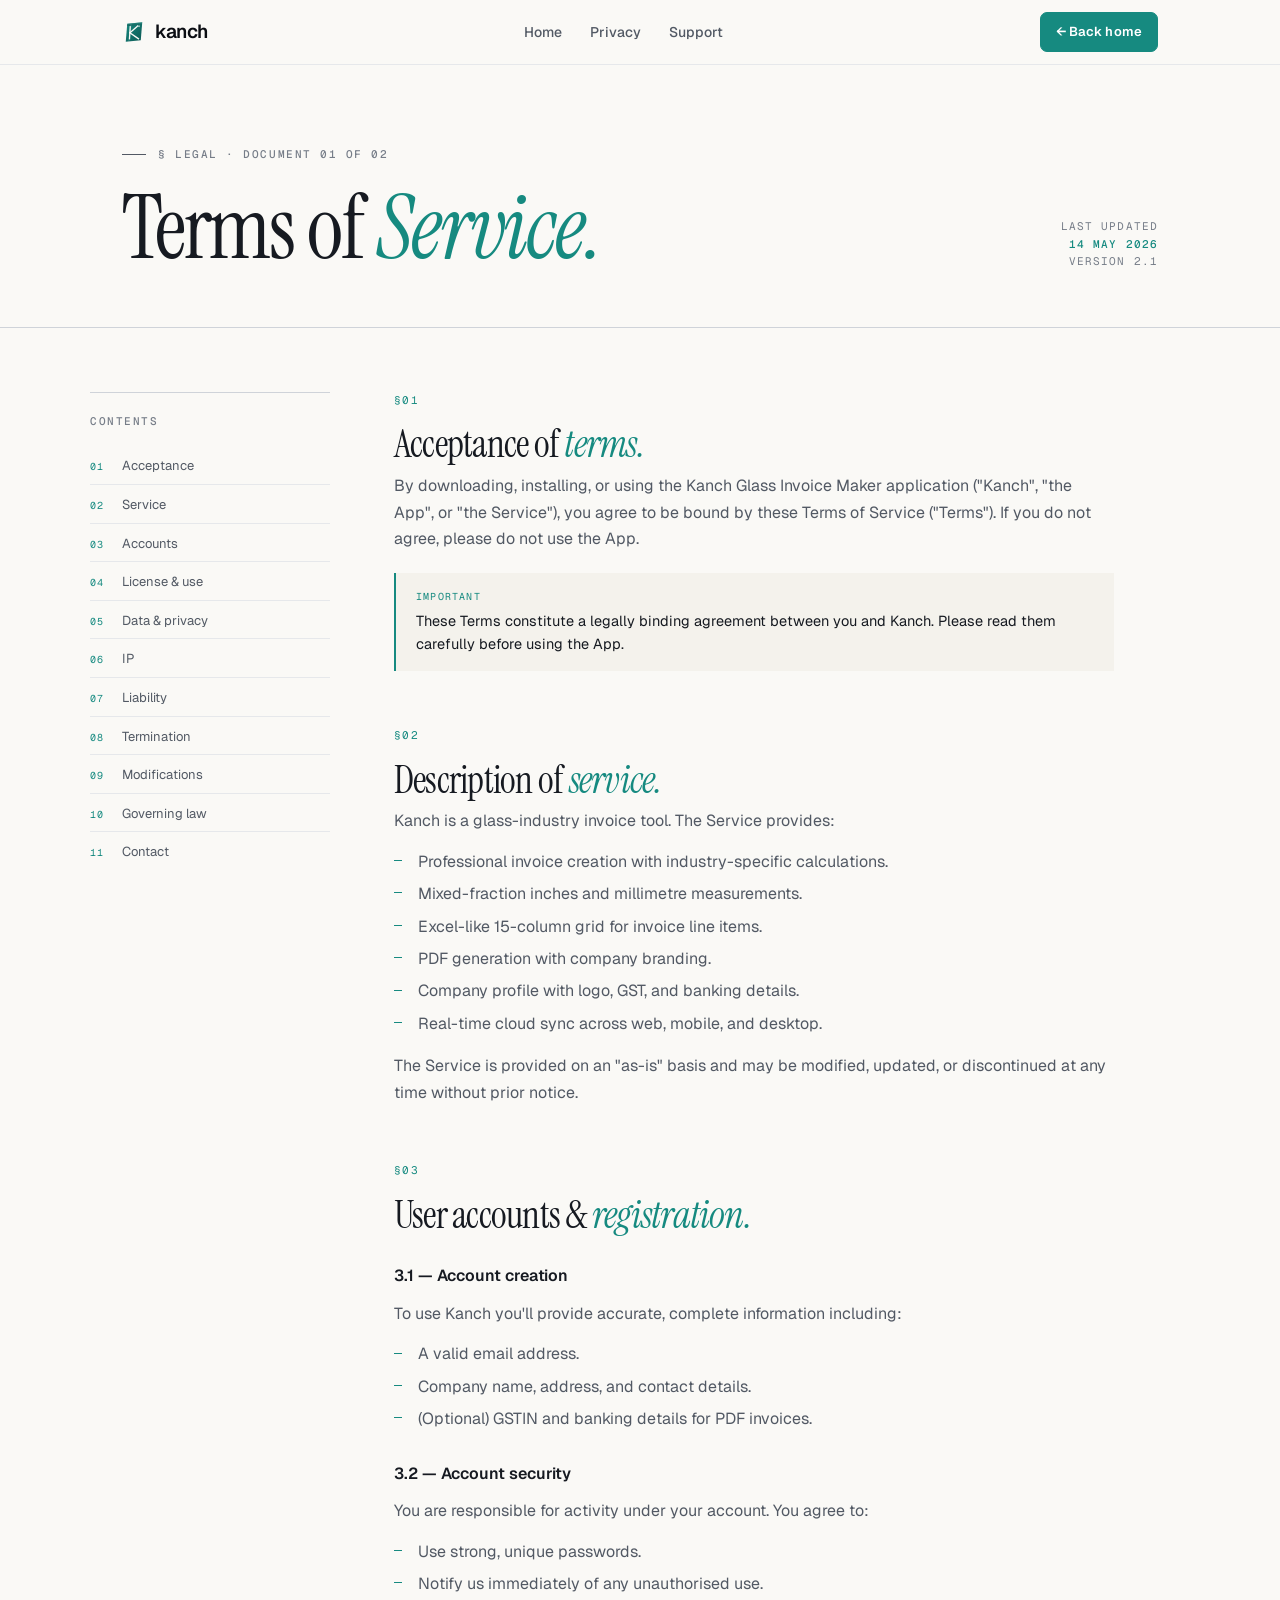
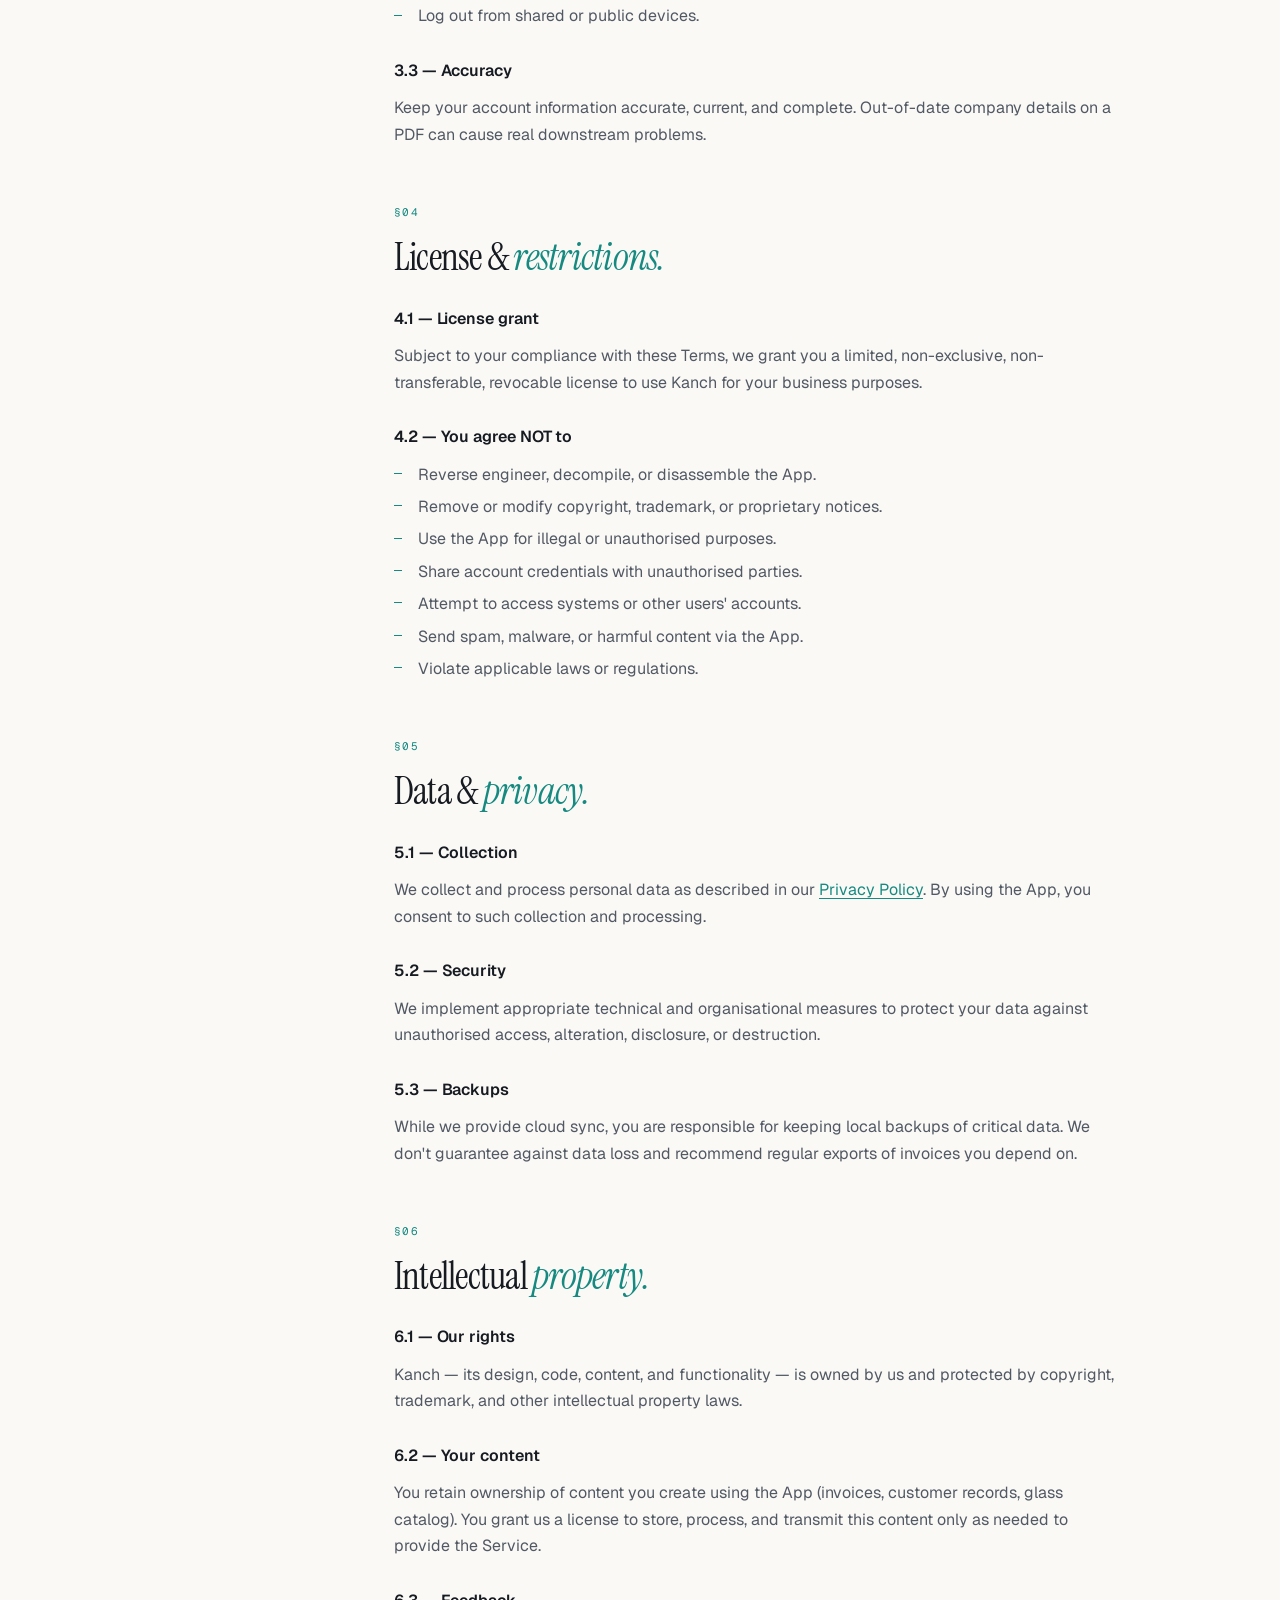
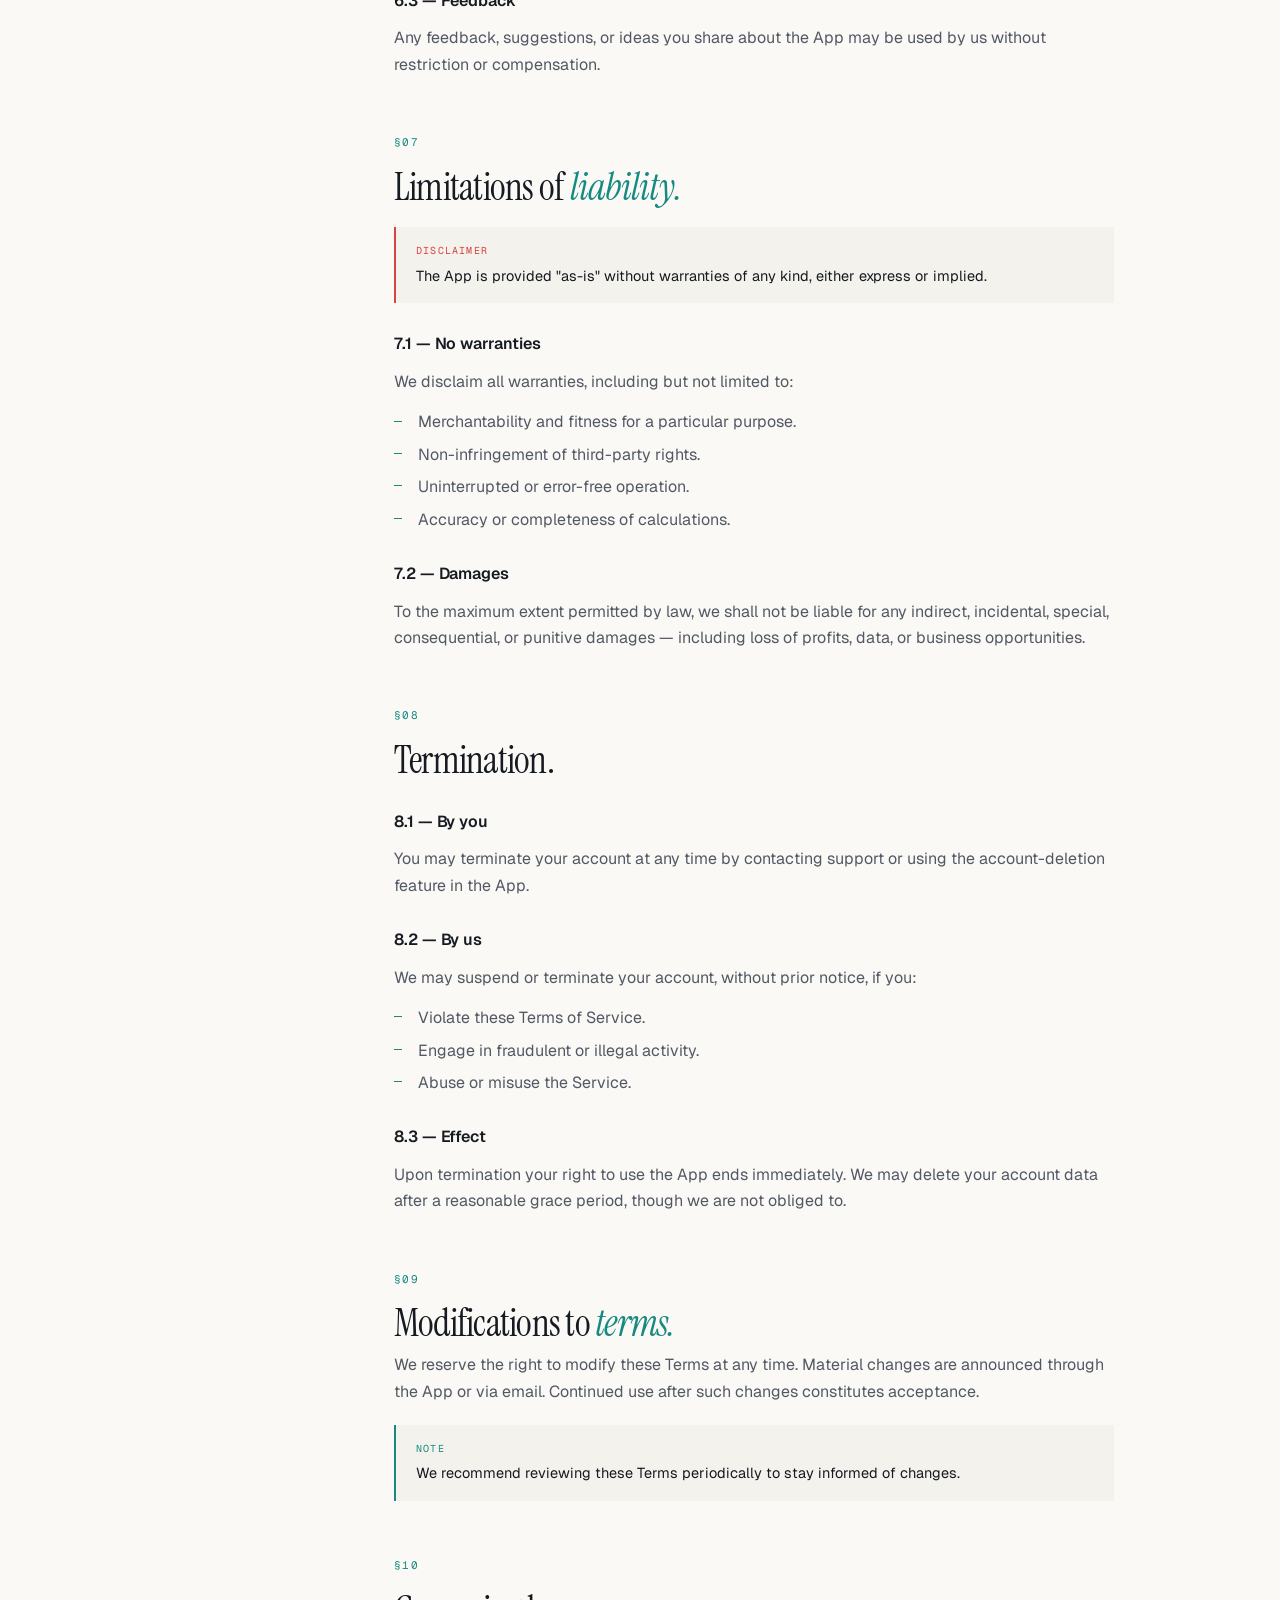
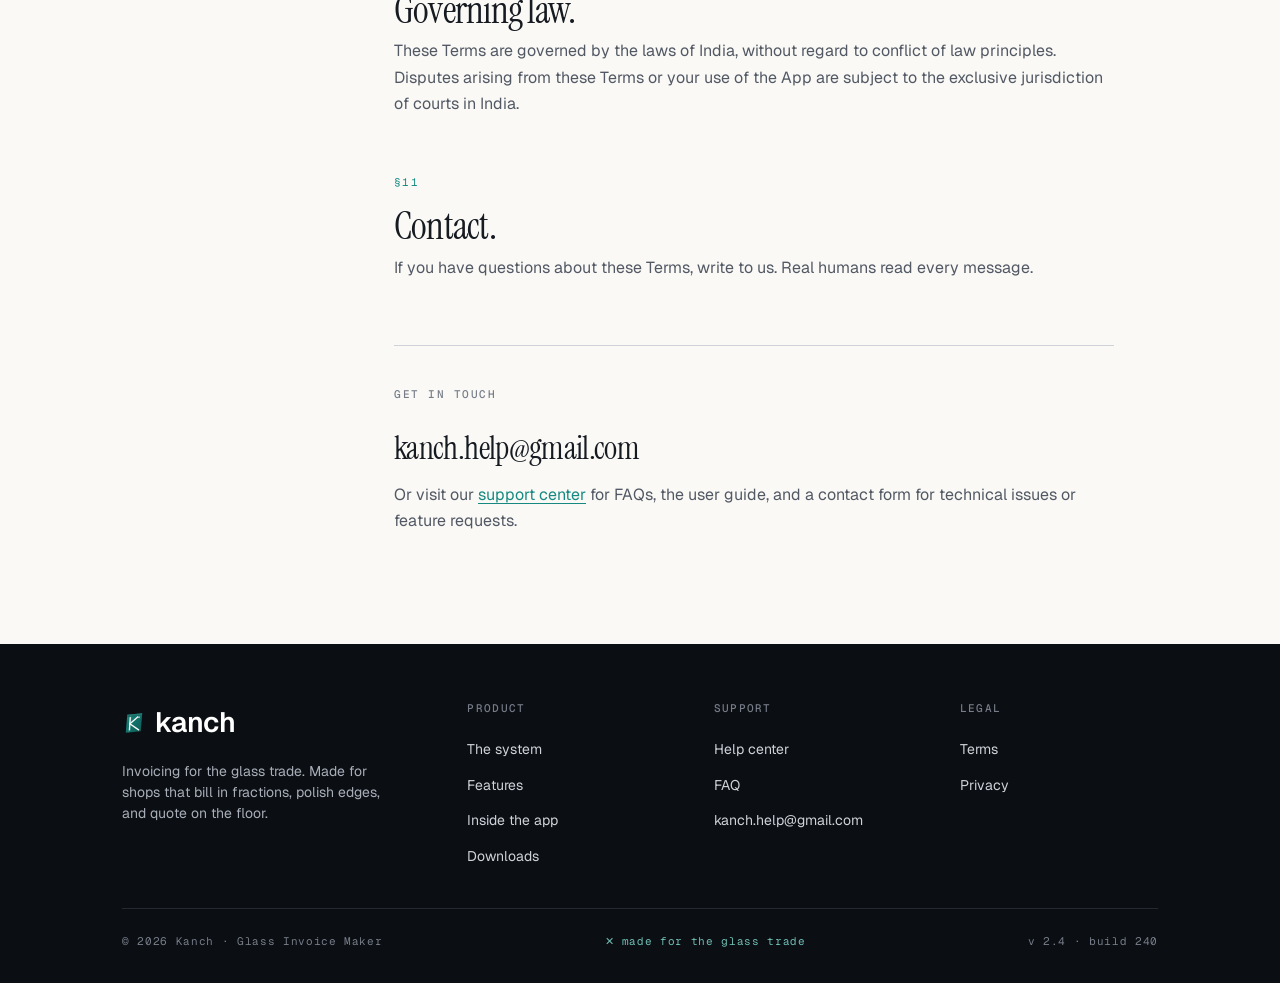
<file: terms.html>
<!DOCTYPE html>
<html lang="en">
<head>
<meta charset="UTF-8">
<meta name="viewport" content="width=device-width, initial-scale=1.0">
<title>Terms of Service — Kanch</title>
<meta name="description" content="Terms of Service for Kanch Glass Invoice Maker.">
<link rel="icon" type="image/svg+xml" href="design-system/assets/logo-mark.svg">
<link rel="manifest" href="site.webmanifest">
<meta name="theme-color" content="#0D5853">
<link rel="stylesheet" href="design-system/colors_and_type.css">
<link rel="stylesheet" href="kanch-shared.css">
</head>
<body>

<nav class="nav">
  <div class="wrap nav-inner">
    <a href="index.html" class="brand">
      <span class="brand-mark"></span>
      <span>kanch</span>
    </a>
    <ul class="nav-links">
      <li><a href="index.html">Home</a></li>
      <li><a href="privacy.html">Privacy</a></li>
      <li><a href="support.html">Support</a></li>
    </ul>
    <a href="index.html" class="nav-back">← Back home</a>
  </div>
</nav>

<header class="page-header">
  <div class="wrap">
    <div class="eyebrow page-eyebrow"><span>§ Legal · document 01 of 02</span></div>
    <div class="page-header-inner">
      <h1>Terms of <em>Service.</em></h1>
      <div class="page-meta">
        Last updated<br>
        <strong>14 May 2026</strong><br>
        Version 2.1
      </div>
    </div>
  </div>
</header>

<main class="wrap doc">
  <aside class="toc">
    <h3>Contents</h3>
    <ol>
      <li><a href="#acceptance">Acceptance</a></li>
      <li><a href="#description">Service</a></li>
      <li><a href="#user-accounts">Accounts</a></li>
      <li><a href="#use-license">License &amp; use</a></li>
      <li><a href="#data-privacy">Data &amp; privacy</a></li>
      <li><a href="#intellectual-property">IP</a></li>
      <li><a href="#limitations">Liability</a></li>
      <li><a href="#termination">Termination</a></li>
      <li><a href="#modifications">Modifications</a></li>
      <li><a href="#governing-law">Governing law</a></li>
      <li><a href="#contact">Contact</a></li>
    </ol>
  </aside>

  <article class="article">

    <section id="acceptance">
      <span class="sec-num">§01</span>
      <h2>Acceptance of <em>terms.</em></h2>
      <p>
        By downloading, installing, or using the Kanch Glass Invoice Maker application
        ("Kanch", "the App", or "the Service"), you agree to be bound by these Terms
        of Service ("Terms"). If you do not agree, please do not use the App.
      </p>
      <div class="note">
        <span class="note-mono">important</span>
        These Terms constitute a legally binding agreement between you and Kanch.
        Please read them carefully before using the App.
      </div>
    </section>

    <section id="description">
      <span class="sec-num">§02</span>
      <h2>Description of <em>service.</em></h2>
      <p>
        Kanch is a glass-industry invoice tool. The Service provides:
      </p>
      <ul>
        <li>Professional invoice creation with industry-specific calculations.</li>
        <li>Mixed-fraction inches and millimetre measurements.</li>
        <li>Excel-like 15-column grid for invoice line items.</li>
        <li>PDF generation with company branding.</li>
        <li>Company profile with logo, GST, and banking details.</li>
        <li>Real-time cloud sync across web, mobile, and desktop.</li>
      </ul>
      <p>
        The Service is provided on an "as-is" basis and may be modified, updated,
        or discontinued at any time without prior notice.
      </p>
    </section>

    <section id="user-accounts">
      <span class="sec-num">§03</span>
      <h2>User accounts &amp; <em>registration.</em></h2>

      <h3>3.1 — Account creation</h3>
      <p>To use Kanch you'll provide accurate, complete information including:</p>
      <ul>
        <li>A valid email address.</li>
        <li>Company name, address, and contact details.</li>
        <li>(Optional) GSTIN and banking details for PDF invoices.</li>
      </ul>

      <h3>3.2 — Account security</h3>
      <p>You are responsible for activity under your account. You agree to:</p>
      <ul>
        <li>Use strong, unique passwords.</li>
        <li>Notify us immediately of any unauthorised use.</li>
        <li>Log out from shared or public devices.</li>
      </ul>

      <h3>3.3 — Accuracy</h3>
      <p>
        Keep your account information accurate, current, and complete. Out-of-date
        company details on a PDF can cause real downstream problems.
      </p>
    </section>

    <section id="use-license">
      <span class="sec-num">§04</span>
      <h2>License &amp; <em>restrictions.</em></h2>

      <h3>4.1 — License grant</h3>
      <p>
        Subject to your compliance with these Terms, we grant you a limited,
        non-exclusive, non-transferable, revocable license to use Kanch for your
        business purposes.
      </p>

      <h3>4.2 — You agree NOT to</h3>
      <ul>
        <li>Reverse engineer, decompile, or disassemble the App.</li>
        <li>Remove or modify copyright, trademark, or proprietary notices.</li>
        <li>Use the App for illegal or unauthorised purposes.</li>
        <li>Share account credentials with unauthorised parties.</li>
        <li>Attempt to access systems or other users' accounts.</li>
        <li>Send spam, malware, or harmful content via the App.</li>
        <li>Violate applicable laws or regulations.</li>
      </ul>
    </section>

    <section id="data-privacy">
      <span class="sec-num">§05</span>
      <h2>Data &amp; <em>privacy.</em></h2>

      <h3>5.1 — Collection</h3>
      <p>
        We collect and process personal data as described in our
        <a href="privacy.html">Privacy Policy</a>. By using the App, you consent to
        such collection and processing.
      </p>

      <h3>5.2 — Security</h3>
      <p>
        We implement appropriate technical and organisational measures to protect
        your data against unauthorised access, alteration, disclosure, or destruction.
      </p>

      <h3>5.3 — Backups</h3>
      <p>
        While we provide cloud sync, you are responsible for keeping local backups
        of critical data. We don't guarantee against data loss and recommend regular
        exports of invoices you depend on.
      </p>
    </section>

    <section id="intellectual-property">
      <span class="sec-num">§06</span>
      <h2>Intellectual <em>property.</em></h2>

      <h3>6.1 — Our rights</h3>
      <p>
        Kanch — its design, code, content, and functionality — is owned by us and
        protected by copyright, trademark, and other intellectual property laws.
      </p>

      <h3>6.2 — Your content</h3>
      <p>
        You retain ownership of content you create using the App (invoices, customer
        records, glass catalog). You grant us a license to store, process, and
        transmit this content only as needed to provide the Service.
      </p>

      <h3>6.3 — Feedback</h3>
      <p>
        Any feedback, suggestions, or ideas you share about the App may be used by
        us without restriction or compensation.
      </p>
    </section>

    <section id="limitations">
      <span class="sec-num">§07</span>
      <h2>Limitations of <em>liability.</em></h2>

      <div class="note warn">
        <span class="note-mono">disclaimer</span>
        The App is provided "as-is" without warranties of any kind, either express
        or implied.
      </div>

      <h3>7.1 — No warranties</h3>
      <p>We disclaim all warranties, including but not limited to:</p>
      <ul>
        <li>Merchantability and fitness for a particular purpose.</li>
        <li>Non-infringement of third-party rights.</li>
        <li>Uninterrupted or error-free operation.</li>
        <li>Accuracy or completeness of calculations.</li>
      </ul>

      <h3>7.2 — Damages</h3>
      <p>
        To the maximum extent permitted by law, we shall not be liable for any
        indirect, incidental, special, consequential, or punitive damages —
        including loss of profits, data, or business opportunities.
      </p>
    </section>

    <section id="termination">
      <span class="sec-num">§08</span>
      <h2>Termination.</h2>

      <h3>8.1 — By you</h3>
      <p>
        You may terminate your account at any time by contacting support or using the
        account-deletion feature in the App.
      </p>

      <h3>8.2 — By us</h3>
      <p>We may suspend or terminate your account, without prior notice, if you:</p>
      <ul>
        <li>Violate these Terms of Service.</li>
        <li>Engage in fraudulent or illegal activity.</li>
        <li>Abuse or misuse the Service.</li>
      </ul>

      <h3>8.3 — Effect</h3>
      <p>
        Upon termination your right to use the App ends immediately. We may delete
        your account data after a reasonable grace period, though we are not obliged
        to.
      </p>
    </section>

    <section id="modifications">
      <span class="sec-num">§09</span>
      <h2>Modifications to <em>terms.</em></h2>
      <p>
        We reserve the right to modify these Terms at any time. Material changes are
        announced through the App or via email. Continued use after such changes
        constitutes acceptance.
      </p>
      <div class="note">
        <span class="note-mono">note</span>
        We recommend reviewing these Terms periodically to stay informed of changes.
      </div>
    </section>

    <section id="governing-law">
      <span class="sec-num">§10</span>
      <h2>Governing law.</h2>
      <p>
        These Terms are governed by the laws of India, without regard to conflict
        of law principles. Disputes arising from these Terms or your use of the App
        are subject to the exclusive jurisdiction of courts in India.
      </p>
    </section>

    <section id="contact">
      <span class="sec-num">§11</span>
      <h2>Contact.</h2>
      <p>
        If you have questions about these Terms, write to us. Real humans read every
        message.
      </p>
      <div class="contact-block">
        <div class="eyebrow">Get in touch</div>
        <h3>kanch.help@gmail.com</h3>
        <p>
          Or visit our <a href="support.html">support center</a> for FAQs, the user
          guide, and a contact form for technical issues or feature requests.
        </p>
      </div>
    </section>

  </article>
</main>

<footer>
  <div class="wrap">
    <div class="footer-top">
      <div class="footer-brand-block">
        <a href="index.html" class="brand">
          <span class="brand-mark"></span>
          <span>kanch</span>
        </a>
        <p>Invoicing for the glass trade. Made for shops that bill in fractions, polish edges, and quote on the floor.</p>
      </div>
      <div class="footer-col">
        <h5>Product</h5>
        <ul>
          <li><a href="index.html#system">The system</a></li>
          <li><a href="index.html#features">Features</a></li>
          <li><a href="index.html#inside">Inside the app</a></li>
          <li><a href="index.html#download">Downloads</a></li>
        </ul>
      </div>
      <div class="footer-col">
        <h5>Support</h5>
        <ul>
          <li><a href="support.html">Help center</a></li>
          <li><a href="support.html#faq">FAQ</a></li>
          <li><a href="mailto:kanch.help@gmail.com">kanch.help@gmail.com</a></li>
        </ul>
      </div>
      <div class="footer-col">
        <h5>Legal</h5>
        <ul>
          <li><a href="terms.html">Terms</a></li>
          <li><a href="privacy.html">Privacy</a></li>
        </ul>
      </div>
    </div>
    <div class="footer-bottom">
      <span>© 2026 Kanch · Glass Invoice Maker</span>
      <span>✕ made for the glass trade</span>
      <span>v 2.4 · build 240</span>
    </div>
  </div>
</footer>

</body>
</html>
</file>
<file: design-system/colors_and_type.css>
/* ============================================================
   KANCH — Color & Type Tokens
   B2B SaaS for the Indian glass trade.
   Design intent: precise, paper-meets-glass, calm clarity.
   ============================================================ */

/* ---- Fonts (Google Fonts) ----------------------------------- */
@import url('https://fonts.googleapis.com/css2?family=Geist:wght@300;400;500;600;700;800&family=Geist+Mono:wght@400;500;600&family=Instrument+Serif:ital@0;1&display=swap');

:root {
  /* ============================================================
     COLOR — Primary "Glass Edge"
     The green-teal you see looking through the edge of a thick
     glass sheet. Cool, technical, distinct from generic SaaS blue.
     ============================================================ */
  --glass-50:  #ECF6F4;
  --glass-100: #D4ECE8;
  --glass-200: #A8D8D0;
  --glass-300: #6FBDB3;
  --glass-400: #3CA197;
  --glass-500: #168A80;   /* primary */
  --glass-600: #0F6E66;
  --glass-700: #0D5853;
  --glass-800: #0B413E;
  --glass-900: #082B29;
  --glass-950: #041817;

  /* ---- Accent "Saffron Seal" — invoice stamp / approved -------
     Warm, paper-stamp orange. Used SPARINGLY: totals, due, CTAs.
     References Indian context without being on-the-nose.        */
  --saffron-50:  #FDF4EB;
  --saffron-100: #FAE6CE;
  --saffron-200: #F4C893;
  --saffron-300: #ECA85A;
  --saffron-400: #E08A2E;
  --saffron-500: #C26F14;   /* accent */
  --saffron-600: #9A5710;
  --saffron-700: #74420D;

  /* ---- Neutrals — "Paper & Graphite" --------------------------
     Slightly warm off-whites (invoice paper) against cool slate. */
  --paper-0:   #FFFFFF;
  --paper-50:  #FAF9F6;   /* canvas / app bg */
  --paper-100: #F4F2EC;   /* subtle sections */
  --paper-200: #E9E6DD;   /* borders on paper */

  --ink-50:   #F5F6F7;
  --ink-100:  #E6E8EB;
  --ink-200:  #CFD3D9;
  --ink-300:  #A8AEB8;
  --ink-400:  #767D88;
  --ink-500:  #525964;
  --ink-600:  #383E47;
  --ink-700:  #232831;
  --ink-800:  #161A21;
  --ink-900:  #0B0E13;

  /* ---- Semantic — status ------------------------------------- */
  --success-50:  #ECF7EE;
  --success-500: #2F9E44;
  --success-700: #1F6F2F;

  --warn-50:  #FFF7E6;
  --warn-500: #E08A2E;
  --warn-700: #8A4F12;

  --danger-50:  #FCEDED;
  --danger-500: #D94343;
  --danger-700: #93202B;

  --info-50:  #ECF2FB;
  --info-500: #2E6BD3;
  --info-700: #1B4490;

  /* ---- Surface roles (light theme defaults) ------------------ */
  --bg-canvas:    var(--paper-50);
  --bg-surface:   var(--paper-0);
  --bg-raised:    var(--paper-0);
  --bg-sunken:    var(--paper-100);
  --bg-inverse:   var(--ink-800);

  --fg-primary:   var(--ink-800);
  --fg-secondary: var(--ink-500);
  --fg-tertiary:  var(--ink-400);
  --fg-on-brand:  var(--paper-0);
  --fg-on-dark:   var(--paper-0);
  --fg-link:      var(--glass-600);

  --border-subtle:  var(--ink-100);
  --border-default: var(--ink-200);
  --border-strong:  var(--ink-300);
  --border-brand:   var(--glass-500);

  --brand:          var(--glass-500);
  --brand-hover:    var(--glass-600);
  --brand-pressed:  var(--glass-700);
  --brand-soft-bg:  var(--glass-50);

  --accent:         var(--saffron-500);
  --accent-soft-bg: var(--saffron-50);

  /* ============================================================
     TYPE — families
     ============================================================ */
  --font-sans:    'Geist', ui-sans-serif, system-ui, -apple-system, "Segoe UI", Roboto, sans-serif;
  --font-display: 'Instrument Serif', 'Iowan Old Style', Georgia, serif;
  --font-mono:    'Geist Mono', ui-monospace, "SF Mono", Menlo, Consolas, monospace;

  /* ---- Type scale (modular, ~1.2 ratio at small sizes,
     bigger jumps at display) ----------------------------------- */
  --fs-3xs:  10px;
  --fs-2xs:  11px;
  --fs-xs:   12px;
  --fs-sm:   13px;
  --fs-md:   14px;   /* base UI */
  --fs-lg:   15px;
  --fs-xl:   17px;
  --fs-2xl:  20px;
  --fs-3xl:  24px;
  --fs-4xl:  30px;
  --fs-5xl:  38px;
  --fs-6xl:  48px;
  --fs-7xl:  64px;
  --fs-8xl:  84px;

  --lh-tight:   1.15;
  --lh-snug:    1.3;
  --lh-normal:  1.5;
  --lh-relaxed: 1.65;

  --tracking-tight:  -0.02em;
  --tracking-snug:   -0.01em;
  --tracking-normal: 0;
  --tracking-wide:   0.04em;
  --tracking-caps:   0.08em;

  --fw-light:   300;
  --fw-regular: 400;
  --fw-medium:  500;
  --fw-semi:    600;
  --fw-bold:    700;

  /* ============================================================
     SPACING — 4px base
     ============================================================ */
  --space-0:  0;
  --space-1:  2px;
  --space-2:  4px;
  --space-3:  8px;
  --space-4:  12px;
  --space-5:  16px;
  --space-6:  20px;
  --space-7:  24px;
  --space-8:  32px;
  --space-9:  40px;
  --space-10: 48px;
  --space-11: 64px;
  --space-12: 80px;
  --space-13: 96px;

  /* ============================================================
     RADIUS — calm, geometric. We hint at "glass pane" with
     slightly sharper corners than typical SaaS (6/8/10, not 16).
     ============================================================ */
  --radius-xs: 3px;
  --radius-sm: 5px;
  --radius-md: 7px;
  --radius-lg: 10px;
  --radius-xl: 14px;
  --radius-2xl: 20px;
  --radius-full: 999px;

  /* ============================================================
     ELEVATION — paper on paper. Shadows are crisp + cool,
     never blurry purple. Plus a "brand glow" for hero CTAs.
     ============================================================ */
  --shadow-xs:  0 1px 0 rgba(11,14,19,0.04), 0 1px 2px rgba(11,14,19,0.04);
  --shadow-sm:  0 1px 0 rgba(11,14,19,0.04), 0 2px 6px rgba(11,14,19,0.06);
  --shadow-md:  0 2px 4px rgba(11,14,19,0.04), 0 6px 18px rgba(11,14,19,0.08);
  --shadow-lg:  0 4px 8px rgba(11,14,19,0.05), 0 16px 36px rgba(11,14,19,0.10);
  --shadow-xl:  0 8px 16px rgba(11,14,19,0.06), 0 32px 64px rgba(11,14,19,0.14);

  --shadow-inset:     inset 0 1px 0 rgba(255,255,255,0.5), inset 0 -1px 0 rgba(11,14,19,0.04);
  --shadow-focus:     0 0 0 3px rgba(22,138,128,0.25);
  --shadow-focus-err: 0 0 0 3px rgba(217,67,67,0.22);
  --shadow-glass:     0 0 0 1px rgba(22,138,128,0.08), 0 12px 30px rgba(22,138,128,0.12);

  /* ============================================================
     MOTION — quick, mechanical, calm. No bounce.
     ============================================================ */
  --ease-out:  cubic-bezier(0.22, 0.61, 0.36, 1);
  --ease-in:   cubic-bezier(0.55, 0, 0.68, 0.30);
  --ease-io:   cubic-bezier(0.65, 0, 0.35, 1);

  --dur-fast: 120ms;
  --dur-base: 180ms;
  --dur-slow: 280ms;

  /* ---- Layout / measure -------------------------------------- */
  --measure-prose: 64ch;
  --container-app:  1440px;
  --container-doc:  920px;
}

/* ============================================================
   Semantic text classes — drop these on elements directly.
   ============================================================ */
.t-display-xl { font-family: var(--font-display); font-weight: 400; font-size: var(--fs-8xl); line-height: var(--lh-tight); letter-spacing: var(--tracking-tight); color: var(--fg-primary); }
.t-display-lg { font-family: var(--font-display); font-weight: 400; font-size: var(--fs-7xl); line-height: var(--lh-tight); letter-spacing: var(--tracking-tight); color: var(--fg-primary); }
.t-display-md { font-family: var(--font-display); font-weight: 400; font-size: var(--fs-6xl); line-height: var(--lh-tight); letter-spacing: var(--tracking-snug); color: var(--fg-primary); }

.t-h1 { font-family: var(--font-sans); font-weight: 600; font-size: var(--fs-5xl); line-height: var(--lh-tight);   letter-spacing: var(--tracking-tight); color: var(--fg-primary); }
.t-h2 { font-family: var(--font-sans); font-weight: 600; font-size: var(--fs-4xl); line-height: var(--lh-snug);    letter-spacing: var(--tracking-snug);  color: var(--fg-primary); }
.t-h3 { font-family: var(--font-sans); font-weight: 600; font-size: var(--fs-3xl); line-height: var(--lh-snug);    letter-spacing: var(--tracking-snug);  color: var(--fg-primary); }
.t-h4 { font-family: var(--font-sans); font-weight: 600; font-size: var(--fs-2xl); line-height: var(--lh-snug);    color: var(--fg-primary); }
.t-h5 { font-family: var(--font-sans); font-weight: 600; font-size: var(--fs-xl);  line-height: var(--lh-snug);    color: var(--fg-primary); }
.t-h6 { font-family: var(--font-sans); font-weight: 600; font-size: var(--fs-md);  line-height: var(--lh-snug);    color: var(--fg-primary); text-transform: uppercase; letter-spacing: var(--tracking-caps); }

.t-body-lg { font-family: var(--font-sans); font-weight: 400; font-size: var(--fs-lg); line-height: var(--lh-relaxed); color: var(--fg-primary); }
.t-body    { font-family: var(--font-sans); font-weight: 400; font-size: var(--fs-md); line-height: var(--lh-normal);  color: var(--fg-primary); }
.t-body-sm { font-family: var(--font-sans); font-weight: 400; font-size: var(--fs-sm); line-height: var(--lh-normal);  color: var(--fg-secondary); }

.t-label    { font-family: var(--font-sans); font-weight: 500; font-size: var(--fs-sm); line-height: var(--lh-snug); color: var(--fg-primary); }
.t-caption  { font-family: var(--font-sans); font-weight: 400; font-size: var(--fs-xs); line-height: var(--lh-snug); color: var(--fg-tertiary); }
.t-overline { font-family: var(--font-sans); font-weight: 600; font-size: var(--fs-2xs); line-height: var(--lh-snug); color: var(--fg-tertiary); text-transform: uppercase; letter-spacing: var(--tracking-caps); }

.t-mono    { font-family: var(--font-mono); font-weight: 400; font-size: var(--fs-sm); line-height: var(--lh-snug);   color: var(--fg-primary); font-variant-numeric: tabular-nums; }
.t-num     { font-family: var(--font-sans); font-variant-numeric: tabular-nums; }
.t-num-mono { font-family: var(--font-mono); font-variant-numeric: tabular-nums; font-feature-settings: 'zero' on; }

.t-eyebrow { font-family: var(--font-sans); font-weight: 600; font-size: var(--fs-xs); line-height: 1; color: var(--brand); text-transform: uppercase; letter-spacing: var(--tracking-caps); }

/* Italic display utility — the Instrument Serif italic is the
   signature voice mark used on hero copy and marketing. */
.t-display-italic { font-family: var(--font-display); font-style: italic; font-weight: 400; }
</file>
<file: kanch-shared.css>
/* ─────────────────────────────────────────────────────────
   Kanch — shared design system (subpages: terms/privacy/support)
   Keep tokens in sync with index.html
   ───────────────────────────────────────────────────────── */

/* Tokens come from design-system/colors_and_type.css, linked directly in
   each page's <head> before this file. Below, the old subpage token names
   are kept as aliases mapping to the DS tokens, so the existing terms /
   privacy / support markup inherits the paper canvas, glass-teal accent
   and Geist / Instrument Serif type without being rewritten. */
:root {
  --serif: var(--font-display);
  --sans:  var(--font-sans);
  --mono:  var(--font-mono);

  --bg:        var(--bg-canvas);
  --bg-2:      var(--paper-100);
  --bg-3:      var(--paper-0);
  --ink:       var(--ink-800);
  --ink-2:     var(--ink-500);
  --muted:     var(--ink-400);
  --rule:      var(--border-default);
  --rule-2:    var(--border-subtle);
  --accent:    var(--brand);
  --accent-2:  var(--saffron-500);
  --on-accent: var(--fg-on-brand);
  --danger:    var(--danger-500);
}

* { margin: 0; padding: 0; box-sizing: border-box; }
html { scroll-behavior: smooth; }

body {
  font-family: var(--sans);
  color: var(--ink);
  background: var(--bg);
  line-height: 1.6;
  font-size: 16px;
  -webkit-font-smoothing: antialiased;
}

.wrap { max-width: 1100px; margin: 0 auto; padding: 0 32px; }
@media (max-width: 640px) { .wrap { padding: 0 20px; } }

::selection { background: var(--accent); color: var(--on-accent); }

a { color: var(--accent); text-decoration: underline; text-underline-offset: 3px; text-decoration-thickness: 1px; }
a:hover { color: var(--ink); }

/* ───── Typography primitives ───── */
.eyebrow {
  font-family: var(--mono);
  font-size: 11px;
  font-weight: 500;
  letter-spacing: 0.14em;
  text-transform: uppercase;
  color: var(--muted);
}
.mono { font-family: var(--mono); }

/* ───── Nav ───── */
.nav {
  position: sticky; top: 0; z-index: 50;
  background: color-mix(in oklch, var(--bg) 88%, transparent);
  backdrop-filter: blur(14px);
  -webkit-backdrop-filter: blur(14px);
  border-bottom: 1px solid var(--rule-2);
}
.nav-inner {
  display: flex; align-items: center; justify-content: space-between;
  height: 64px;
}
.brand {
  display: inline-flex; align-items: center; gap: 9px;
  font-family: var(--sans);
  font-weight: 600;
  font-size: 19px;
  letter-spacing: -0.02em;
  color: var(--ink-900);
  text-transform: lowercase;
  text-decoration: none;
}
.brand:hover { color: var(--ink-900); }
.brand-mark {
  width: 24px; height: 24px;
  background: url('../design-system/assets/logo-mark.svg') center / contain no-repeat;
  align-self: center;
  flex: 0 0 auto;
}
.nav-links {
  display: flex; gap: 28px; list-style: none;
  font-size: 14px;
}
.nav-links a {
  color: var(--ink-2);
  text-decoration: none;
  font-weight: 500;
  transition: color 0.2s;
}
.nav-links a:hover { color: var(--accent); }
.nav-back {
  font-family: var(--sans);
  font-size: 13px;
  font-weight: 600;
  letter-spacing: 0.01em;
  padding: 9px 15px;
  background: var(--brand);
  color: var(--fg-on-brand);
  border-radius: var(--radius-md);
  text-decoration: none;
  border: 1px solid var(--brand);
  transition: background 0.2s;
  display: inline-flex; align-items: center; gap: 8px;
  white-space: nowrap;
}
.nav-back:hover { background: var(--brand-hover); color: var(--fg-on-brand); }
@media (max-width: 720px) { .nav-links { display: none; } }

/* ───── Page header band ───── */
.page-header {
  padding: 72px 0 56px;
  border-bottom: 1px solid var(--rule);
  background: var(--bg);
}
.page-header-inner {
  display: grid;
  grid-template-columns: 1fr auto;
  gap: 24px;
  align-items: end;
}
@media (max-width: 700px) {
  .page-header-inner { grid-template-columns: 1fr; }
  .page-header { padding: 56px 0 40px; }
}
.page-header h1 {
  font-family: var(--serif);
  font-weight: 400;
  font-size: clamp(48px, 7vw, 88px);
  line-height: 0.95;
  letter-spacing: -0.025em;
  color: var(--ink);
}
.page-header h1 em { font-style: italic; color: var(--accent); }
.page-meta {
  font-family: var(--mono);
  font-size: 11px;
  letter-spacing: 0.1em;
  text-transform: uppercase;
  color: var(--muted);
  line-height: 1.6;
  text-align: right;
}
@media (max-width: 700px) { .page-meta { text-align: left; } }
.page-meta strong { color: var(--accent); font-weight: 500; }
.page-eyebrow {
  margin-bottom: 24px;
  display: inline-flex; align-items: center; gap: 12px;
}
.page-eyebrow::before {
  content: ""; width: 24px; height: 1px; background: var(--ink-2);
}

/* ───── Two-column doc layout ───── */
.doc {
  padding: 64px 0 96px;
  display: grid;
  grid-template-columns: 240px 1fr;
  gap: 64px;
  align-items: start;
}
@media (max-width: 900px) {
  .doc { grid-template-columns: 1fr; gap: 40px; padding: 48px 0 72px; }
}

.toc {
  position: sticky;
  top: 88px;
  align-self: start;
  border-top: 1px solid var(--rule);
  padding-top: 20px;
}
.toc h3 {
  font-family: var(--mono);
  font-size: 11px;
  font-weight: 500;
  letter-spacing: 0.14em;
  text-transform: uppercase;
  color: var(--muted);
  margin-bottom: 16px;
}
.toc ol { list-style: none; counter-reset: toc-counter; }
.toc li {
  counter-increment: toc-counter;
  padding: 6px 0;
  border-bottom: 1px solid var(--rule-2);
}
.toc li:last-child { border-bottom: none; }
.toc li::before {
  content: counter(toc-counter, decimal-leading-zero);
  display: inline-block;
  width: 32px;
  font-family: var(--mono);
  font-size: 10px;
  color: var(--accent);
  letter-spacing: 0.05em;
}
.toc a {
  color: var(--ink-2);
  text-decoration: none;
  font-size: 13px;
  line-height: 1.4;
  transition: color 0.2s;
}
.toc a:hover { color: var(--accent); }
@media (max-width: 900px) {
  .toc { position: static; }
}

/* ───── Article ───── */
.article { max-width: 720px; }
.article section { margin-bottom: 56px; }
.article section:last-child { margin-bottom: 0; }
.article h2 {
  font-family: var(--serif);
  font-weight: 400;
  font-size: clamp(28px, 3.5vw, 38px);
  line-height: 1.05;
  letter-spacing: -0.02em;
  color: var(--ink);
  margin-bottom: 8px;
}
.article h2 em { font-style: italic; color: var(--accent); }
.article .sec-num {
  font-family: var(--mono);
  font-size: 11px;
  letter-spacing: 0.12em;
  color: var(--accent);
  margin-bottom: 16px;
  display: block;
}
.article h3 {
  font-family: var(--sans);
  font-weight: 600;
  font-size: 16px;
  letter-spacing: -0.005em;
  color: var(--ink);
  margin: 28px 0 12px;
}
.article p {
  color: var(--ink-2);
  font-size: 16px;
  line-height: 1.65;
  margin-bottom: 14px;
}
.article ul, .article ol {
  color: var(--ink-2);
  font-size: 16px;
  line-height: 1.65;
  margin: 0 0 16px 0;
  padding-left: 0;
  list-style: none;
}
.article li {
  position: relative;
  padding-left: 24px;
  margin-bottom: 6px;
}
.article ul li::before {
  content: "";
  position: absolute;
  left: 0; top: 0.7em;
  width: 8px; height: 1px;
  background: var(--accent);
}
.article ol { counter-reset: ol-counter; }
.article ol li { counter-increment: ol-counter; }
.article ol li::before {
  content: counter(ol-counter, decimal-leading-zero);
  position: absolute;
  left: 0; top: 0;
  font-family: var(--mono);
  font-size: 11px;
  color: var(--accent);
  letter-spacing: 0.05em;
}
.article li strong { color: var(--ink); font-weight: 600; }
.article p strong { color: var(--ink); font-weight: 600; }

/* Callouts */
.note {
  border-left: 2px solid var(--accent);
  background: var(--bg-2);
  padding: 16px 20px;
  margin: 20px 0;
  font-size: 14.5px;
  line-height: 1.55;
}
.note-mono {
  font-family: var(--mono);
  font-size: 10px;
  letter-spacing: 0.12em;
  text-transform: uppercase;
  color: var(--accent);
  margin-bottom: 6px;
  display: block;
}
.note.warn { border-left-color: var(--danger); }
.note.warn .note-mono { color: var(--danger); }

/* Data table — used in privacy */
.data-table {
  width: 100%;
  border-collapse: collapse;
  margin: 24px 0;
  border-top: 1px solid var(--rule);
  border-bottom: 1px solid var(--rule);
  font-size: 14px;
}
.data-table th, .data-table td {
  text-align: left;
  padding: 14px 12px;
  border-bottom: 1px solid var(--rule-2);
  vertical-align: top;
}
.data-table tr:last-child td { border-bottom: none; }
.data-table th {
  font-family: var(--mono);
  font-size: 10px;
  font-weight: 500;
  letter-spacing: 0.12em;
  text-transform: uppercase;
  color: var(--muted);
}
.data-table td:first-child { color: var(--ink); font-weight: 500; }
.data-table td { color: var(--ink-2); }

/* Contact block at end */
.contact-block {
  margin-top: 64px;
  border-top: 1px solid var(--rule);
  padding-top: 40px;
}
.contact-block .eyebrow { margin-bottom: 8px; }
.contact-block h3 {
  font-family: var(--serif);
  font-weight: 400;
  font-size: 32px;
  line-height: 1.05;
  letter-spacing: -0.02em;
  margin-bottom: 16px;
  color: var(--ink);
}
.contact-block p { color: var(--ink-2); margin-bottom: 14px; }

/* ───── Footer ───── */
footer {
  background: var(--bg);
  padding: 56px 0 32px;
  border-top: 1px solid var(--rule);
}
.footer-top {
  display: grid;
  grid-template-columns: 1.5fr 1fr 1fr 1fr;
  gap: 48px;
  padding-bottom: 40px;
  border-bottom: 1px solid var(--rule-2);
}
@media (max-width: 720px) {
  .footer-top { grid-template-columns: 1fr 1fr; gap: 32px; }
}
.footer-brand-block .brand { font-size: 28px; margin-bottom: 16px; display: inline-flex; }
.footer-brand-block p {
  color: var(--muted);
  font-size: 14px;
  max-width: 280px;
  line-height: 1.5;
}
.footer-col h5 {
  font-family: var(--mono);
  font-size: 11px;
  text-transform: uppercase;
  letter-spacing: 0.12em;
  color: var(--muted);
  margin-bottom: 18px;
  font-weight: 500;
}
.footer-col ul { list-style: none; display: flex; flex-direction: column; gap: 10px; }
.footer-col a {
  color: var(--ink-2);
  text-decoration: none;
  font-size: 14px;
  transition: color 0.2s;
}
.footer-col a:hover { color: var(--accent); }
.footer-bottom {
  padding-top: 24px;
  display: flex;
  justify-content: space-between;
  align-items: baseline;
  font-family: var(--mono);
  font-size: 11px;
  color: var(--muted);
  letter-spacing: 0.06em;
  flex-wrap: wrap;
  gap: 12px;
}
.footer-bottom span:nth-child(2) { color: var(--glass-300); }

/* ───── Dark footer — matches the marketing site ───── */
footer { background: var(--ink-900); border-top: none; }
.footer-brand-block .brand,
footer .brand { color: #fff; }
.footer-brand-block p { color: var(--ink-300); }
.footer-top { border-bottom-color: var(--ink-700); }
.footer-col h5 { color: var(--ink-400); }
.footer-col a { color: var(--ink-200); }
.footer-col a:hover { color: #fff; }
.footer-bottom { color: var(--ink-400); }
</file>
